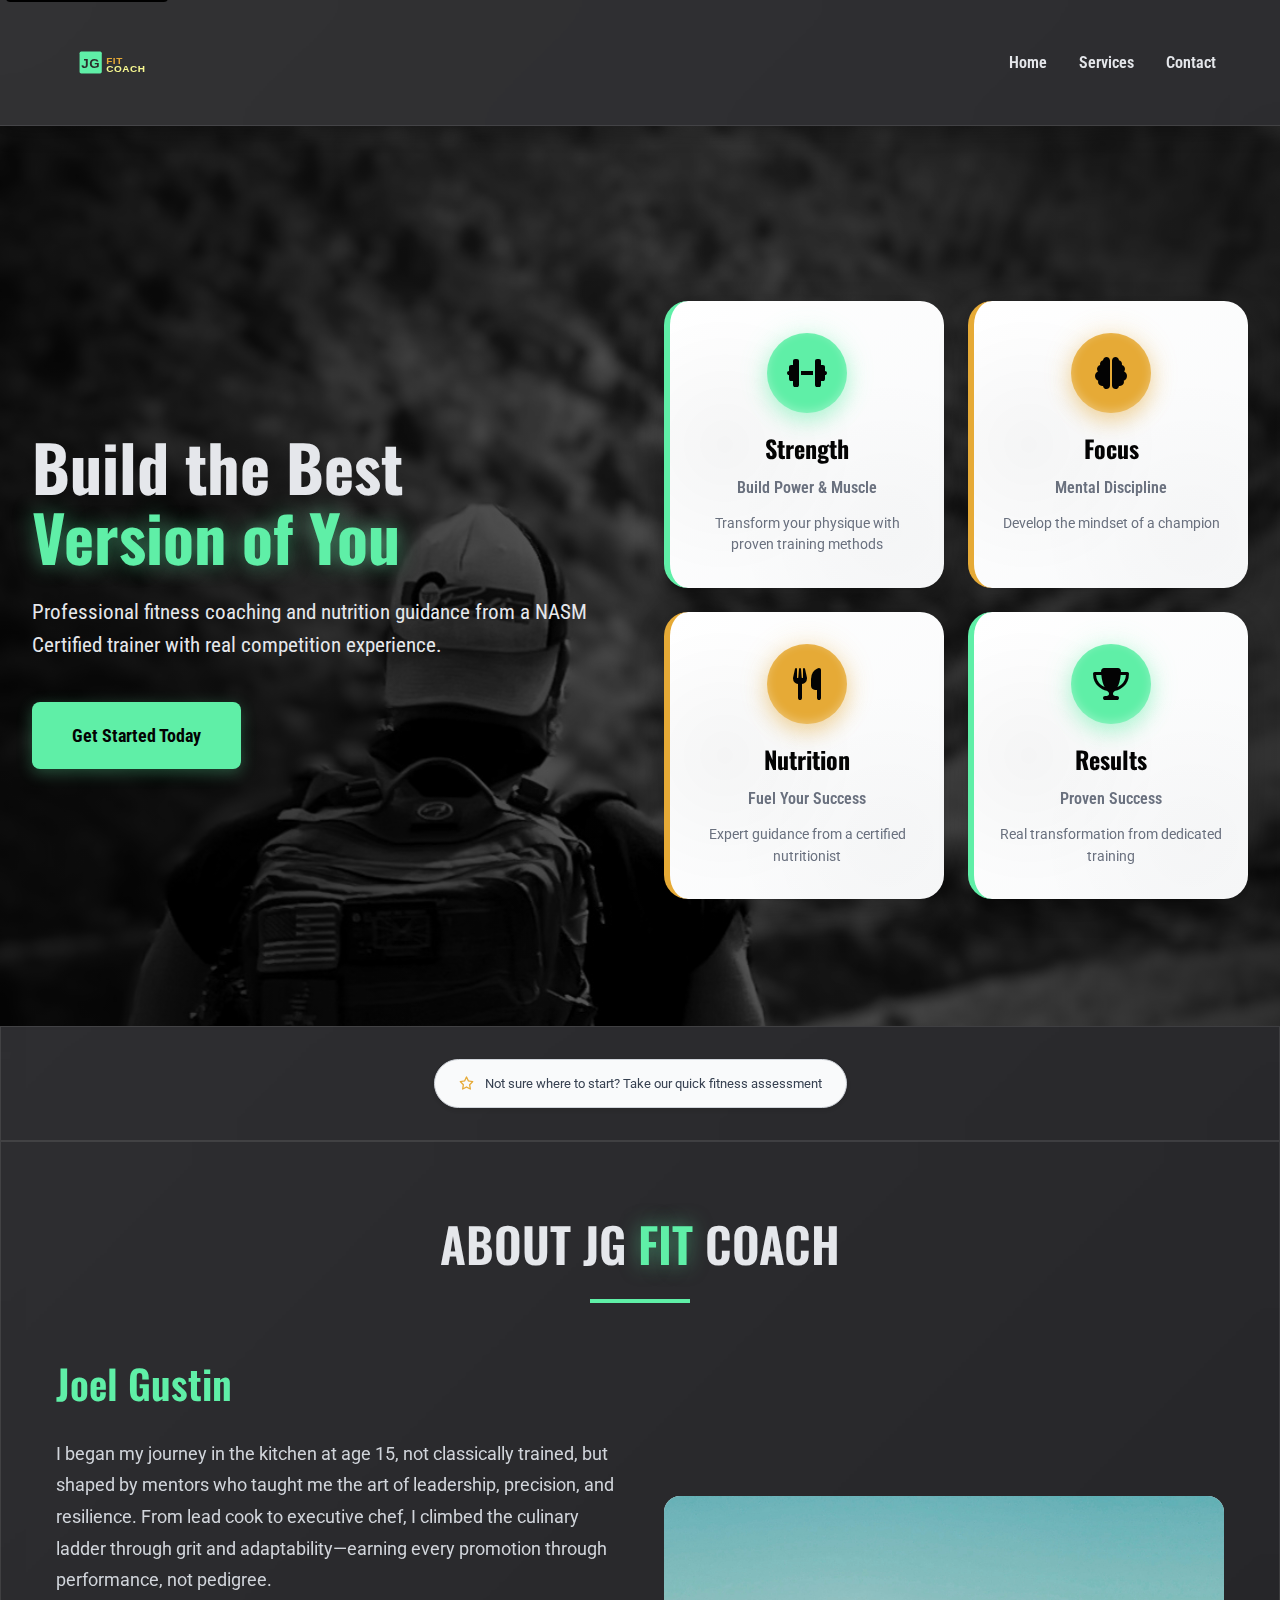
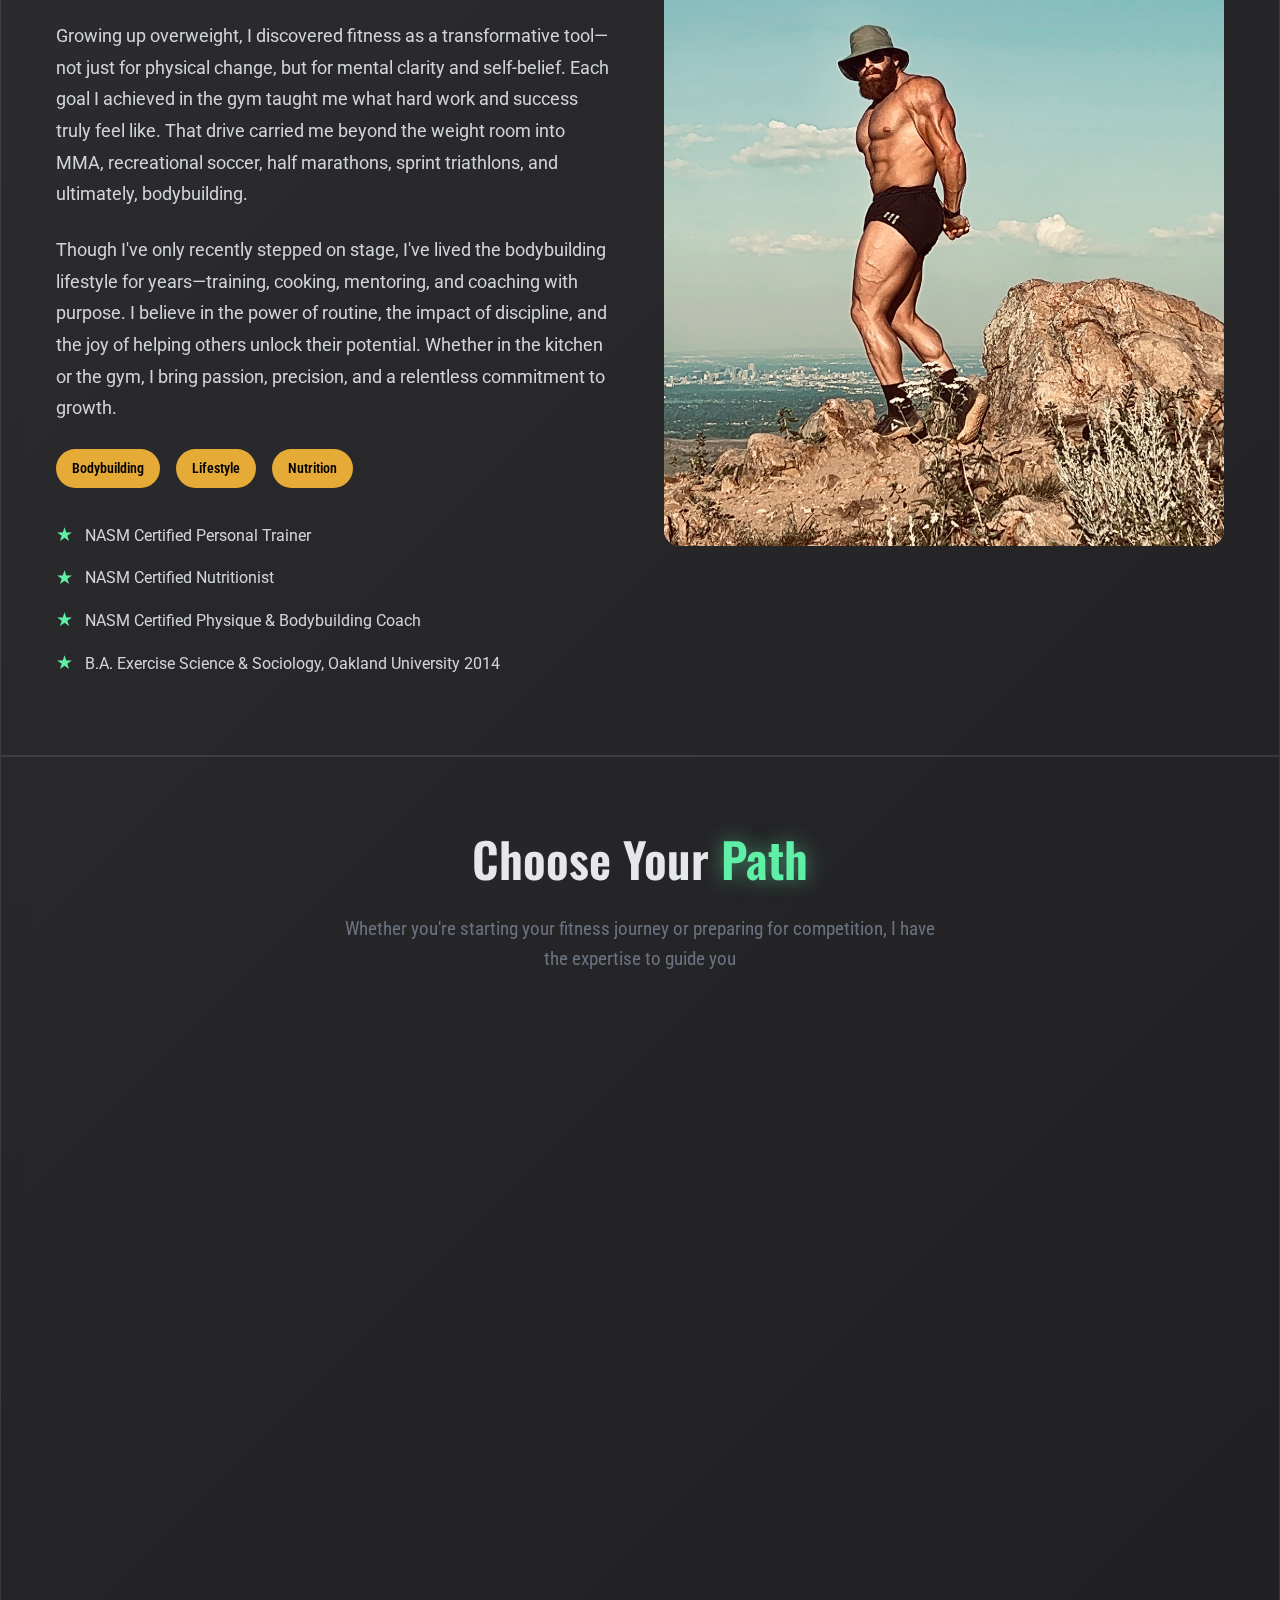
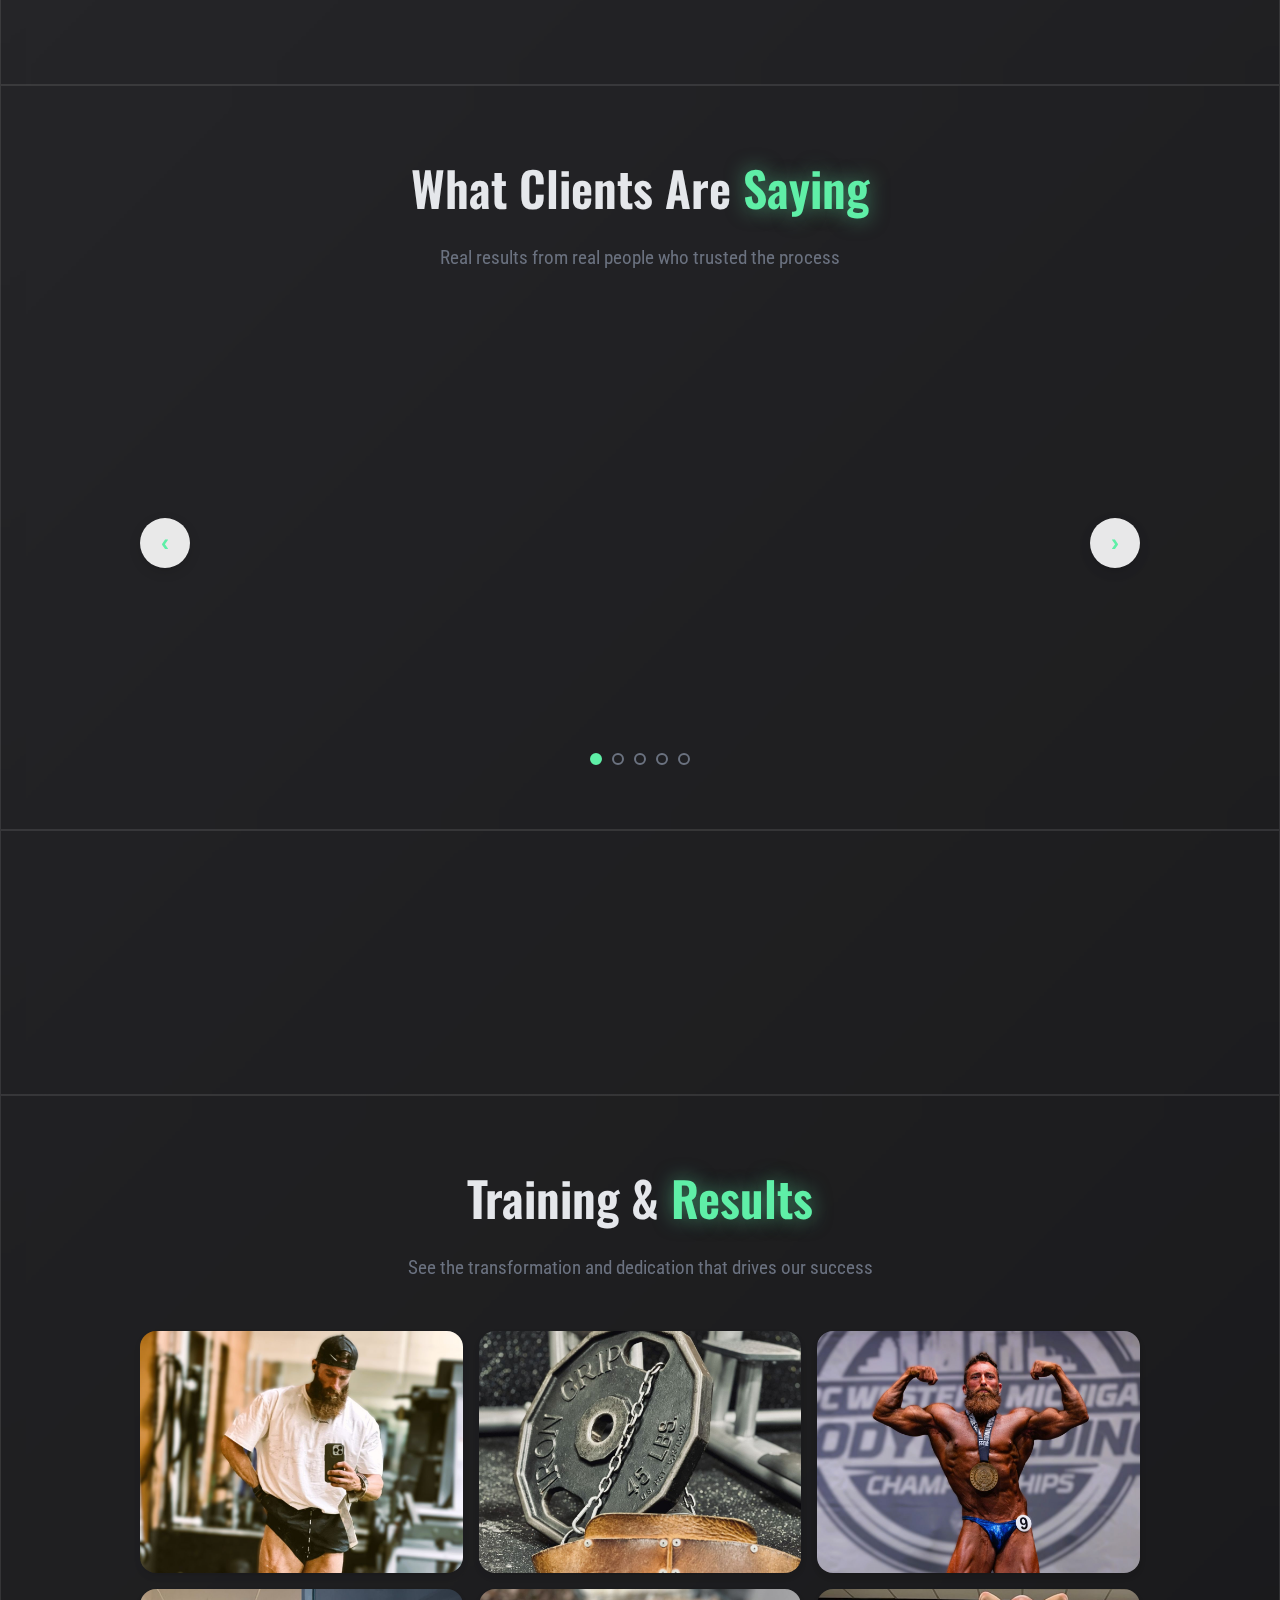
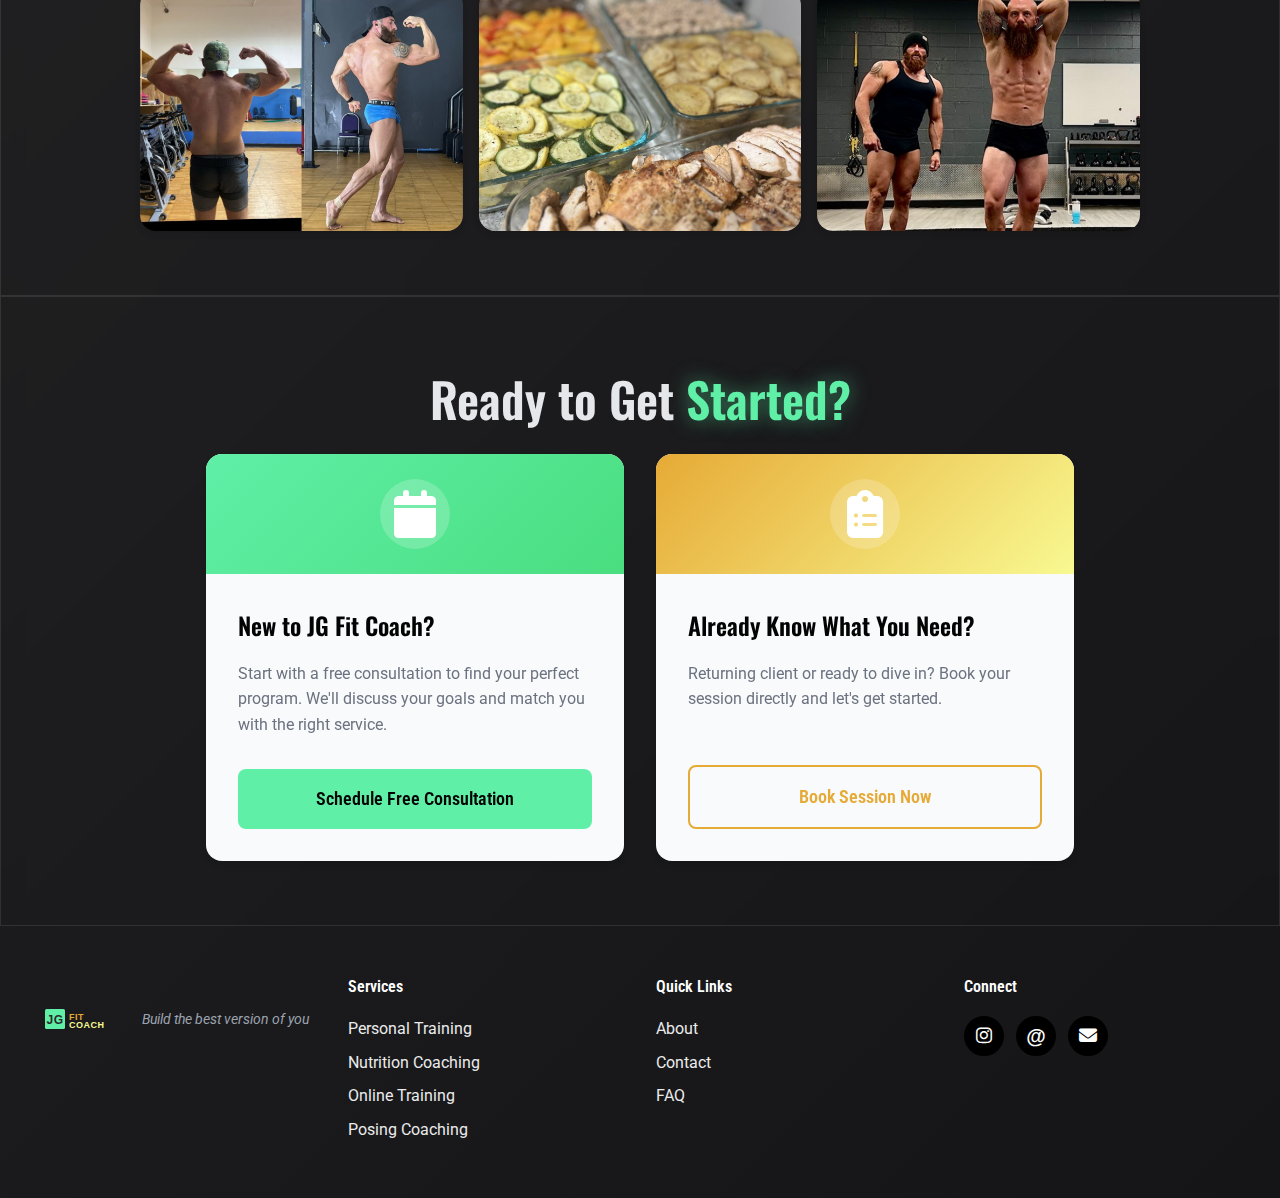
<file: index.html>
<!DOCTYPE html>
<html lang="en">
<head>
    <meta charset="UTF-8">
    <meta name="viewport" content="width=device-width, initial-scale=1.0">
    <title>JG Fit Coach - Build the Best Version of You</title>
    <link href="https://fonts.googleapis.com/css2?family=Oswald:wght@200..700&family=Roboto+Condensed:ital,wght@0,100..900;1,100..900&family=Roboto:ital,wght@0,100;0,300;0,400;0,500;0,700;0,900;1,100;1,300;1,400;1,500;1,700;1,900&display=swap" rel="stylesheet">
    <link rel="stylesheet" href="css/styles.css">
    <link rel="stylesheet" href="https://cdnjs.cloudflare.com/ajax/libs/font-awesome/6.4.0/css/all.min.css">
    <style>
        /* Gallery section styles */
        .gallery-section {
            background: rgba(255, 255, 255, 0.05);
            backdrop-filter: blur(10px);
            border: 1px solid rgba(255, 255, 255, 0.1);
            padding: 4rem 1rem;
        }

        .gallery-grid {
            display: grid;
            grid-template-columns: repeat(auto-fit, minmax(280px, 1fr));
            gap: 1.5rem;
            max-width: 1000px;
            margin: 0 auto;
        }

        .gallery-item {
            position: relative;
            aspect-ratio: 4/3;
            border-radius: 1rem;
            overflow: hidden;
            box-shadow: 0 4px 6px rgba(0,0,0,0.1);
            transition: all 0.3s ease;
            cursor: pointer;
        }

        .gallery-item:hover {
            transform: translateY(-8px);
            box-shadow: 0 12px 25px rgba(0,0,0,0.15);
        }

        .gallery-item img {
            width: 100%;
            height: 100%;
            object-fit: cover;
            transition: transform 0.3s ease;
        }

        .gallery-item:hover img {
            transform: scale(1.05);
        }

        .gallery-overlay {
            position: absolute;
            inset: 0;
            background: linear-gradient(to top, rgba(0,0,0,0.7), transparent);
            opacity: 0;
            transition: opacity 0.3s ease;
            display: flex;
            align-items: flex-end;
            padding: 1.5rem;
        }

        .gallery-item:hover .gallery-overlay {
            opacity: 1;
        }

        .gallery-caption {
            color: white;
            font-family: 'Roboto Condensed', sans-serif;
            font-weight: 600;
            font-size: 1rem;
        }

        .gallery-placeholder {
            width: 100%;
            height: 100%;
            background: #EBEBEC;
            display: flex;
            align-items: center;
            justify-content: center;
            color: var(--gray-medium);
            font-size: 1rem;
            font-family: 'Roboto', sans-serif;
        }

        @media (min-width: 768px) {
            .gallery-grid {
                grid-template-columns: repeat(auto-fit, minmax(250px, 1fr));
                gap: 1rem;
            }
        }

        /* Service Modal Styles */
        .modal-header {
            padding: 2rem 2rem 1rem;
            border-bottom: 1px solid #E5E7EB;
        }

        .modal-service-title {
            font-family: 'Oswald', sans-serif;
            font-size: 1.8rem;
            margin-bottom: 0.5rem;
            color: var(--dark);
        }

        .modal-service-price {
            font-family: 'Roboto Condensed', sans-serif;
            font-weight: bold;
            font-size: 1.3rem;
            margin-bottom: 0.5rem;
        }

        .modal-service-price.lifestyle {
            color: var(--green);
        }

        .modal-service-price.bodybuilding {
            color: var(--orange);
        }

        .modal-service-description {
            color: var(--gray-medium);
            line-height: 1.6;
        }

        .modal-content {
            padding: 2rem;
        }

        .detail-section {
            margin-bottom: 2rem;
        }

        .detail-section h4 {
            font-family: 'Roboto Condensed', sans-serif;
            font-weight: 600;
            color: var(--dark);
            margin-bottom: 1rem;
            font-size: 1.1rem;
        }

        .detail-section p {
            color: var(--gray-medium);
            line-height: 1.6;
            margin-bottom: 1rem;
        }

        .info-grid {
            display: grid;
            grid-template-columns: repeat(auto-fit, minmax(200px, 1fr));
            gap: 1rem;
            margin-bottom: 1.5rem;
        }

        .info-item {
            background: #F9FAFB;
            padding: 1rem;
            border-radius: 0.5rem;
            border-left: 3px solid var(--green);
            color: #1f2937;
        }

        .info-item strong {
            color: var(--dark);
            display: block;
            margin-bottom: 0.25rem;
        }

        .features-list {
            list-style: none;
            margin-bottom: 1.5rem;
        }

        .features-list li {
            padding: 0.4rem 0;
            color: var(--gray-medium);
            line-height: 1.5;
            display: flex;
            align-items: flex-start;
        }

        .features-list li::before {
            content: "✓";
            color: var(--green);
            font-weight: bold;
            margin-right: 0.75rem;
            margin-top: 0.1rem;
            flex-shrink: 0;
        }

        .modal:has(.modal-service-price.bodybuilding) .features-list li::before {
            color: var(--orange);
        }

        .modal:has(.modal-service-price.bodybuilding) .info-item {
            border-left: 3px solid var(--orange);
        }

        .modal-actions {
            display: flex;
            flex-direction: column;
            gap: 0.75rem;
            margin-top: 2rem;
        }

        @media (min-width: 768px) {
            .modal-actions {
                flex-direction: row;
            }
        }

        .action-btn {
            flex: 1;
            padding: 1rem 1.5rem;
            border-radius: 0.5rem;
            font-family: 'Roboto Condensed', sans-serif;
            font-weight: 600;
            text-decoration: none;
            text-align: center;
            transition: all 0.2s;
            border: 2px solid transparent;
            font-size: 1rem;
            display: flex;
            align-items: center;
            justify-content: center;
            line-height: 1rem;
        }

        .action-btn.primary.lifestyle {
            background: var(--green);
            color: var(--dark);
        }

        .action-btn.primary.lifestyle:hover {
            background: #4ade80;
        }

        .action-btn.primary.bodybuilding {
            background: var(--orange);
            color: var(--dark);
        }

        .action-btn.primary.bodybuilding:hover {
            background: #F8F991;
        }

        .action-btn.secondary.lifestyle {
            background: transparent;
            color: var(--green);
            border-color: var(--green);
        }

        .action-btn.secondary.lifestyle:hover {
            background: var(--green);
            color: var(--dark);
        }

        .action-btn.secondary.bodybuilding {
            background: transparent;
            color: var(--orange);
            border-color: var(--orange);
        }

        .action-btn.secondary.bodybuilding:hover {
            background: var(--orange);
            color: var(--dark);
        }

        /* Posing Chooser Styles */
        .posing-option-card {
            background: linear-gradient(135deg, rgba(230, 170, 54, 0.1) 0%, rgba(230, 170, 54, 0.05) 100%);
            padding: 2rem;
            border-radius: 1rem;
            border: 2px solid transparent;
            transition: all 0.3s;
            cursor: pointer;
        }

        .posing-option-card:hover {
            border-color: var(--orange);
            transform: translateY(-4px);
            box-shadow: 0 8px 20px rgba(230, 170, 54, 0.2);
        }

        .posing-icon-wrapper {
            display: flex;
            align-items: center;
            justify-content: center;
            margin-bottom: 1rem;
        }

        .posing-icon {
            width: 60px;
            height: 60px;
            background: var(--orange);
            border-radius: 50%;
            display: flex;
            align-items: center;
            justify-content: center;
            font-size: 1.8rem;
            color: var(--dark);
        }

        .posing-option-title {
            font-family: 'Roboto Condensed', sans-serif;
            font-size: 1.4rem;
            color: var(--dark);
            margin-bottom: 0.5rem;
            font-weight: 600;
            text-align: center;
        }

        .posing-option-price {
            color: var(--orange);
            font-weight: bold;
            font-size: 1.2rem;
            margin-bottom: 0.5rem;
            text-align: center;
        }

        .posing-option-description {
            color: var(--gray-medium);
            font-size: 0.95rem;
            text-align: center;
        }
    </style>
</head>
<body>
    <!-- Header -->
    <header class="header">
        <div class="header-content">
            <div class="logo-section" onclick="location.href='index.html'">
                <div class="logo">
                    <img src="images/jgLogoV6.svg" alt="JG Fit Coach Logo">
                    <span class="logo-fallback">JG</span>
                </div>
            </div>
            
            <nav class="nav">
                <a href="index.html" class="nav-link">Home</a>
                <a href="services.html" class="nav-link">Services</a>
                <a href="contact.html" class="nav-link">Contact</a>
            </nav>
            
            <button class="mobile-menu-toggle" onclick="toggleMobileMenu()" aria-label="Toggle navigation menu">
                <span class="hamburger-line"></span>
                <span class="hamburger-line"></span>
                <span class="hamburger-line"></span>
            </button>
        </div>
    </header>

    <!-- Mobile Menu Overlay -->
    <div id="mobile-menu" class="mobile-menu-overlay hidden">
        <div class="mobile-menu">
            <div class="mobile-menu-header">
                <div class="mobile-menu-logo">
                    <img src="images/jgLogoV6.svg" alt="JG Fit Coach Logo">
                    <span class="mobile-logo-fallback">JG</span>
                </div>
                <button class="mobile-menu-close" onclick="toggleMobileMenu()" aria-label="Close navigation menu">
                    <span>✕</span>
                </button>
            </div>
            <nav class="mobile-nav">
                <a href="index.html" class="mobile-nav-link" onclick="toggleMobileMenu()">Home</a>
                <a href="services.html" class="mobile-nav-link" onclick="toggleMobileMenu()">Services</a>
                <a href="contact.html" class="mobile-nav-link" onclick="toggleMobileMenu()">Contact</a>
            </nav>
            <div class="mobile-menu-footer">
                <div class="mobile-social-links">
                    <a href="https://www.instagram.com/joelg_fitness/?hl=en" target="_blank" class="social-link instagram">
                        <i class="fab fa-instagram"></i>
                    </a>
                    <a href="https://www.threads.com/@joelg_fitness" target="_blank" class="social-link threads">
                        @
                    </a>
                    <a href="mailto:joelg831@gmail.com" class="social-link email">
                        <i class="fas fa-envelope"></i>
                    </a>
                </div>
                <p class="mobile-tagline">Build the best version of you</p>
            </div>
        </div>
    </div>

    <!-- Clean Hero Section -->
    <section class="hero">
        <div class="hero-background">
            <img src="images/hero/hero2.jpg" alt="JG Fit Coach Training">
        </div>
        <div class="hero-overlay"></div>

        <div class="hero-content">
            <div class="hero-grid">
                <!-- Left Side - Brand & Message -->
                <div class="hero-left">
                    <h1 class="hero-title">
                        Build the Best<br>
                        <span class="highlight-green">Version of You</span>
                    </h1>
                    
                    <p class="hero-subtitle">
                        Professional fitness coaching and nutrition guidance from a NASM Certified trainer with real competition experience.
                    </p>
                    
                    <a href="contact.html" class="hero-cta">Get Started Today</a>
                </div>

                <!-- Right Side - Value Cards -->
                <div class="hero-cards">
                    <div class="value-card green">
                        <div class="card-icon">
                            <i class="fa-solid fa-dumbbell"></i>
                        </div>
                        <h3 class="card-title">Strength</h3>
                        <p class="card-subtitle">Build Power & Muscle</p>
                        <p class="card-description">Transform your physique with proven training methods</p>
                    </div>

                    <div class="value-card orange">
                        <div class="card-icon">
                            <i class="fa-solid fa-brain"></i>
                        </div>
                        <h3 class="card-title">Focus</h3>
                        <p class="card-subtitle">Mental Discipline</p>
                        <p class="card-description">Develop the mindset of a champion</p>
                    </div>

                    <div class="value-card orange">
                        <div class="card-icon">
                            <i class="fa-solid fa-utensils"></i>
                        </div>
                        <h3 class="card-title">Nutrition</h3>
                        <p class="card-subtitle">Fuel Your Success</p>
                        <p class="card-description">Expert guidance from a certified nutritionist</p>
                    </div>

                    <div class="value-card green">
                        <div class="card-icon">
                            <i class="fa-solid fa-trophy"></i>
                        </div>
                        <h3 class="card-title">Results</h3>
                        <p class="card-subtitle">Proven Success</p>
                        <p class="card-description">Real transformation from dedicated training</p>
                    </div>
                </div>
            </div>
        </div>
    </section>

    <!-- Quiz CTA -->
    <div class="section" style="padding: 2rem 1rem; text-align: center; background: rgba(255, 255, 255, 0.05); backdrop-filter: blur(10px); border: 1px solid rgba(255, 255, 255, 0.1);">
        <button onclick="startQuiz()" class="quiz-cta">
            <span style="color: #E6AA36; margin-right: 0.5rem;"><i class="fa-regular fa-star"></i></span>
            <span style="color: #374151;">Not sure where to start? Take our quick fitness assessment</span>
        </button>
    </div>

    <!-- About Section -->
    <section class="section about-section">
        <div class="container">
            <h2 class="section-title">ABOUT JG <span class="highlight-green">FIT</span> COACH</h2>
            <div class="divider"></div>
            
            <div class="about-content">
                <div class="about-text">
                    <h3>Joel Gustin</h3>
                    <p>I began my journey in the kitchen at age 15, not classically trained, but shaped by mentors who taught me the art of leadership, precision, and resilience. From lead cook to executive chef, I climbed the culinary ladder through grit and adaptability—earning every promotion through performance, not pedigree.</p>

                    <p>Growing up overweight, I discovered fitness as a transformative tool—not just for physical change, but for mental clarity and self-belief. Each goal I achieved in the gym taught me what hard work and success truly feel like. That drive carried me beyond the weight room into MMA, recreational soccer, half marathons, sprint triathlons, and ultimately, bodybuilding.</p>

                    <p>Though I've only recently stepped on stage, I've lived the bodybuilding lifestyle for years—training, cooking, mentoring, and coaching with purpose. I believe in the power of routine, the impact of discipline, and the joy of helping others unlock their potential. Whether in the kitchen or the gym, I bring passion, precision, and a relentless commitment to growth.</p>

                    <div class="credentials">
                        <span class="credential-tag">Bodybuilding</span>
                        <span class="credential-tag">Lifestyle</span>
                        <span class="credential-tag">Nutrition</span>
                    </div>

                    <ul class="qualifications">
                        <li>NASM Certified Personal Trainer</li>
                        <li>NASM Certified Nutritionist</li>
                        <li>NASM Certified Physique & Bodybuilding Coach</li>
                        <li>B.A. Exercise Science & Sociology, Oakland University 2014</li>
                    </ul>
                </div>
                <div class="about-image">
                    <img src="images/jgAbout.JPEG" alt="Joel Gustin - Personal Trainer" onerror="this.parentElement.innerHTML='<div class=placeholder>Joel\'s Professional Photo</div>'">
                </div>
            </div>
        </div>
    </section>

   <!-- Services Section -->
<section class="section" style="background: rgba(255, 255, 255, 0.05); backdrop-filter: blur(10px); border: 1px solid rgba(255, 255, 255, 0.1);">
        <div class="container">
            <h2 class="section-title">Choose Your <span class="highlight-green">Path</span></h2>
            <p class="section-subtitle">Whether you're starting your fitness journey or preparing for competition, I have the expertise to guide you</p>
            
            <div class="cards-grid">
                <div class="card" onclick="location.href='services.html?filter=lifestyle'">
                    <div class="card-image">
                        <i class="fa-solid fa-heart"></i>
                    </div>
                    <div class="card-content">
                        <h3 class="card-title">Lifestyle Fitness</h3>
                        <p class="card-description">Build healthy habits, improve your wellness, and create a sustainable fitness routine that fits your life.</p>
                        <ul class="card-features">
                            <li>Weight management & general fitness</li>
                            <li>Flexible training schedules</li>
                            <li>Nutrition guidance for daily life</li>
                            <li>Stress management & wellness</li>
                        </ul>
                        <button class="card-button green">Start Your Wellness Journey</button>
                    </div>
                </div>

                <div class="card" onclick="location.href='services.html?filter=bodybuilding'">
                    <div class="card-image bodybuilding">
                        <i class="fa-solid fa-dumbbell"></i>
                    </div>
                    <div class="card-content">
                        <h3 class="card-title">Competitive Bodybuilding</h3>
                        <p class="card-description">Elite training, competition prep, and the mindset needed to dominate on stage and in life.</p>
                        <ul class="card-features">
                            <li>Competition preparation</li>
                            <li>Advanced training protocols</li>
                            <li>Precision nutrition & cutting</li>
                            <li>Posing & stage presence</li>
                        </ul>
                        <button class="card-button orange">Unleash Your Potential</button>
                    </div>
                </div>
            </div>
        </div>
    </section>

    <!-- Testimonials -->
    <section class="section testimonials">
        <div class="container">
            <h2 class="section-title">What Clients Are <span class="highlight-green">Saying</span></h2>
            <p class="section-subtitle">Real results from real people who trusted the process</p>
            
            <div class="testimonials-carousel">
                <div class="testimonials-container">
                    <div class="testimonial-slide active">
                        <div class="testimonial">
                            <div class="testimonial-header">
                                <div class="testimonial-photo">
                                    <img src="images/brandonThurstonHomePage.jpg" alt="Brandon Thurston" onerror="this.style.display='none'; this.nextElementSibling.style.display='flex';">
                                    <div class="testimonial-placeholder" style="display: none;">BT</div>
                                </div>
                                <div class="testimonial-info">
                                    <h4>Brandon Thurston</h4>
                                    <p>Bodybuilding Athlete</p>
                                </div>
                            </div>
                            <blockquote class="testimonial-quote">
                                "Working with Joel was the best decision I ever made as a competitive Bodybuilder. I always felt that posing was my weak point on the stage. Joel was kind and encouraging and helped me believe that I could improve greatly. I truly believe that my time with Joel changed the trajectory of my competitive career."
                            </blockquote>
                            <div class="stars">
                                <span class="star">★</span>
                                <span class="star">★</span>
                                <span class="star">★</span>
                                <span class="star">★</span>
                                <span class="star">★</span>
                            </div>
                        </div>
                    </div>

                    <div class="testimonial-slide">
                        <div class="testimonial">
                            <div class="testimonial-header">
                                <div class="testimonial-photo">
                                    <img src="images/kyleKhomePage.png" alt="Kyle Krukowski" onerror="this.style.display='none'; this.nextElementSibling.style.display='flex';">
                                    <div class="testimonial-placeholder" style="display: none;">KK</div>
                                </div>
                                <div class="testimonial-info">
                                    <h4>Kyle Krukowski</h4>
                                    <p>Lifestyle Athlete</p>
                                </div>
                            </div>
                            <blockquote class="testimonial-quote">
                                "I started training with Joel about 15 weeks ago, and it's honestly been a game-changer. I've already gained over 9 pounds of muscle and feel stronger than ever. What makes Joel stand out is the personal touch he brings. He's always there to answer questions, super motivating, and truly cares about his clients' success."
                            </blockquote>
                            <div class="stars">
                                <span class="star">★</span>
                                <span class="star">★</span>
                                <span class="star">★</span>
                                <span class="star">★</span>
                                <span class="star">★</span>
                            </div>
                        </div>
                    </div>

                    <div class="testimonial-slide">
                        <div class="testimonial">
                            <div class="testimonial-header">
                                <div class="testimonial-photo">
                                    <img src="images/brendonMhomePage.png" alt="Brendon" onerror="this.style.display='none'; this.nextElementSibling.style.display='flex';">
                                    <div class="testimonial-placeholder" style="display: none;">BR</div>
                                </div>
                                <div class="testimonial-info">
                                    <h4>Brendon Kornacki</h4>
                                    <p>Lifestyle Athlete</p>
                                </div>
                            </div>
                            <blockquote class="testimonial-quote">
                                "The help I received from Joel felt like the final push forward I needed to reach my goals. He makes everything seem manageable and less overwhelming than taking it on alone. The organization, motivation and overall kindness he showed helped push me every week and I ended up losing 16 pounds in 2 months thanks to his coaching."
                            </blockquote>
                            <div class="stars">
                                <span class="star">★</span>
                                <span class="star">★</span>
                                <span class="star">★</span>
                                <span class="star">★</span>
                                <span class="star">★</span>
                            </div>
                        </div>
                    </div>

                    <div class="testimonial-slide">
                        <div class="testimonial">
                            <div class="testimonial-header">
                                <div class="testimonial-photo">
                                    <img src="images/josephShomePage.png" alt="Joseph Saggs" onerror="this.style.display='none'; this.nextElementSibling.style.display='flex';">
                                    <div class="testimonial-placeholder" style="display: none;">JS</div>
                                </div>
                                <div class="testimonial-info">
                                    <h4>Joseph Saggs</h4>
                                    <p>Bodybuilding Competitor</p>
                                </div>
                            </div>
                            <blockquote class="testimonial-quote">
                                "I was referred to Joel by a top level IFBB PRO and my overall experience with Joel has been astounding. Not only has he improved all of my fundamental posing, but has also instilled a higher level of confidence in me. Joel is very knowledgeable and dedicated in making sure his athletes understand why changes are needed."
                            </blockquote>
                            <div class="stars">
                                <span class="star">★</span>
                                <span class="star">★</span>
                                <span class="star">★</span>
                                <span class="star">★</span>
                                <span class="star">★</span>
                            </div>
                        </div>
                    </div>

                    <div class="testimonial-slide">
                        <div class="testimonial">
                            <div class="testimonial-header">
                                <div class="testimonial-photo">
                                    <img src="images/brentShomePage.png" alt="Brent" onerror="this.style.display='none'; this.nextElementSibling.style.display='flex';">
                                    <div class="testimonial-placeholder" style="display: none;">BS</div>
                                </div>
                                <div class="testimonial-info">
                                    <h4>Brent</h4>
                                    <p>Bodybuilding Competitor</p>
                                </div>
                            </div>
                            <blockquote class="testimonial-quote">
                                "I want to give a huge thank you to Joel for the time, effort, and knowledge he poured into me during my prep. Posing has always been my biggest struggle, but in a short amount of time he helped turn it into a strength. He not only put together a great routine for me, but was also right there backstage helping me get prepared to walk out."
                            </blockquote>
                            <div class="stars">
                                <span class="star">★</span>
                                <span class="star">★</span>
                                <span class="star">★</span>
                                <span class="star">★</span>
                                <span class="star">★</span>
                            </div>
                        </div>
                    </div>
                </div>

                <button class="testimonials-nav prev" aria-label="Previous testimonial">
                    <span>‹</span>
                </button>
                <button class="testimonials-nav next" aria-label="Next testimonial">
                    <span>›</span>
                </button>

                <div class="testimonials-indicators">
                    <button class="testimonial-indicator active" data-slide="0" aria-label="Testimonial 1"></button>
                    <button class="testimonial-indicator" data-slide="1" aria-label="Testimonial 2"></button>
                    <button class="testimonial-indicator" data-slide="2" aria-label="Testimonial 3"></button>
                    <button class="testimonial-indicator" data-slide="3" aria-label="Testimonial 4"></button>
                    <button class="testimonial-indicator" data-slide="4" aria-label="Testimonial 5"></button>
                </div>
            </div>
        </div>
    </section>

    <!-- Stats -->
    <section class="section stats">
        <div class="container">
            <div class="stats-grid">
                <div class="stat">
                    <div class="stat-number">30+</div>
                    <div class="stat-label">Happy Clients</div>
                </div>
                <div class="stat">
                    <div class="stat-number">300+</div>
                    <div class="stat-label">Pounds Lost</div>
                </div>
                <div class="stat">
                    <div class="stat-number">15+</div>
                    <div class="stat-label">Competition Qualifications</div>
                </div>
                <div class="stat">
                    <div class="stat-number">4+</div>
                    <div class="stat-label">Years Experience</div>
                </div>
            </div>
        </div>
    </section>

    <!-- Gallery Section -->
    <section class="gallery-section">
        <div class="container">
            <h2 class="section-title">Training & <span class="highlight-green">Results</span></h2>
            <p class="section-subtitle">See the transformation and dedication that drives our success</p>
            
            <div class="gallery-grid">
                <div class="gallery-item" onclick="openServiceModal('lifestyle-coaching')">
                    <img src="images/galleryTraining.jpg" alt="Online Lifestyle Coaching" onerror="this.parentElement.innerHTML='<div class=gallery-placeholder>Training Session Photo</div>'">
                    <div class="gallery-overlay">
                        <div class="gallery-caption">Online Lifestyle Coaching</div>
                    </div>
                </div>

                <div class="gallery-item" onclick="openServiceModal('in-person-training')">
                    <img src="images/galleryGear.jpg" alt="In-Person Training" onerror="this.parentElement.innerHTML='<div class=gallery-placeholder>Group Training Session</div>'">
                    <div class="gallery-overlay">
                        <div class="gallery-caption">In-Person Training</div>
                    </div>
                </div>

                <div class="gallery-item" onclick="openServiceModal('bodybuilding-coaching')">
                    <img src="images/galleryChampAwards.jpg" alt="Bodybuilding Coaching" onerror="this.parentElement.innerHTML='<div class=gallery-placeholder>Competition Pose</div>'">
                    <div class="gallery-overlay">
                        <div class="gallery-caption">Bodybuilding Coaching</div>
                    </div>
                </div>

                <div class="gallery-item" onclick="openServiceModal('lifestyle-coaching')">
                    <img src="images/gallerySuccessStory.JPG" alt="Client Transformation" onerror="this.parentElement.innerHTML='<div class=gallery-placeholder>Client Success Story</div>'">
                    <div class="gallery-overlay">
                        <div class="gallery-caption">Lifestyle Transformation</div>
                    </div>
                </div>

                <div class="gallery-item" onclick="openServiceModal('personal-chef-services')">
                    <img src="images/galleryMealPrep.jpg" alt="Personal Chef Services" onerror="this.parentElement.innerHTML='<div class=gallery-placeholder>Nutrition Consultation</div>'">
                    <div class="gallery-overlay">
                        <div class="gallery-caption">Personal Chef Services</div>
                    </div>
                </div>

                <div class="gallery-item" onclick="openPosingChooser()">
                    <img src="images/gallerySupport.jpg" alt="Posing Coaching" onerror="this.parentElement.innerHTML='<div class=gallery-placeholder>Backstage Support</div>'">
                    <div class="gallery-overlay">
                        <div class="gallery-caption">Posing Coaching</div>
                    </div>
                </div>
            </div>
        </div>
    </section>

    <!-- Quick Actions -->
    <section class="cta-section">
        <div class="container" style="max-width: 900px;">
            <h2 class="section-title">Ready to Get <span class="highlight-green">Started?</span></h2>
            
            <div class="cta-cards">
                <div class="cta-card">
                    <div class="cta-icon" style="background: linear-gradient(135deg, var(--green), #4ade80);">
                        <i class="fa-solid fa-calendar"></i>
                    </div>
                    <div class="cta-card-content">
                        <h3>New to JG Fit Coach?</h3>
                        <p>Start with a free consultation to find your perfect program. We'll discuss your goals and match you with the right service.</p>
                        <a href="https://calendly.com/jgfitcoach" target="_blank" class="cta-button green">Schedule Free Consultation</a>
                    </div>
                </div>

                <div class="cta-card">
                    <div class="cta-icon" style="background: linear-gradient(135deg, var(--orange), #F8F991);">
                        <i class="fa-solid fa-clipboard-list"></i>
                    </div>
                    <div class="cta-card-content">
                        <h3>Already Know What You Need?</h3>
                        <p>Returning client or ready to dive in? Book your session directly and let's get started.</p>
                        <a href="https://calendly.com/jgfitcoach" target="_blank" class="cta-button orange-outline">Book Session Now</a>
                    </div>
                </div>
            </div>
        </div>
    </section>

    <!-- Footer -->
    <footer class="footer">
        <div class="footer-content">
            <div class="footer-section">
                <div style="display: flex; align-items: center; margin-bottom: 1rem;">
                    <div class="footer-logo">
                        <img src="images/jgLogoV6.svg" alt="JG Fit Coach Logo">
                        <span class="footer-logo-fallback">JG</span>
                    </div>
                    <div style="color: #9CA3AF; font-style: italic; font-size: 0.9rem;">
                        Build the best version of you
                    </div>
                </div>
            </div>
            
            <div class="footer-section">
                <h4>Services</h4>
                <ul class="footer-links">
                    <li><a href="services.html">Personal Training</a></li>
                    <li><a href="services.html">Nutrition Coaching</a></li>
                    <li><a href="services.html">Online Training</a></li>
                    <li><a href="services.html">Posing Coaching</a></li>
                </ul>
            </div>
            
            <div class="footer-section">
                <h4>Quick Links</h4>
                <ul class="footer-links">
                    <li><a href="index.html">About</a></li>
                    <li><a href="contact.html">Contact</a></li>
                    <li><a href="faq.html">FAQ</a></li>
                </ul>
            </div>
            
            <div class="footer-section">
                <h4>Connect</h4>
                <div class="social-links">
                    <a href="https://www.instagram.com/joelg_fitness/?hl=en" target="_blank" class="social-link instagram">
                        <i class="fab fa-instagram"></i>
                    </a>
                    <a href="https://www.threads.com/@joelg_fitness" target="_blank" class="social-link threads">
                        @
                    </a>
                    <a href="mailto:joelg831@gmail.com" class="social-link email">
                        <i class="fas fa-envelope"></i>
                    </a>
                </div>
            </div>
        </div>
    </footer>

    <!-- Quiz Modal -->
    <div id="quiz-modal" class="modal-overlay hidden">
        <div class="modal">
            <button class="modal-close" onclick="closeQuiz()">✕</button>
            
            <div id="quiz-content">
                <div style="margin-bottom: 1.5rem;">
                    <div style="display: flex; justify-content: space-between; align-items: center; margin-bottom: 1rem;">
                        <h3 style="font-family: 'Oswald', sans-serif; font-size: 1.3rem;">Fitness Assessment</h3>
                        <span id="quiz-progress" style="color: #6B7280; font-size: 0.9rem;">1 of 4</span>
                    </div>
                    <div class="progress-bar">
                        <div id="progress-fill" class="progress-fill" style="width: 25%"></div>
                    </div>
                </div>

                <div id="quiz-question" class="quiz-question">What's your primary fitness goal?</div>
                
                <div id="quiz-options" class="quiz-options">
                    <button class="quiz-option" onclick="answerQuestion(0)">Improve general health and wellness</button>
                    <button class="quiz-option" onclick="answerQuestion(1)">Build muscle and physique</button>
                    <button class="quiz-option" onclick="answerQuestion(2)">Compete in bodybuilding</button>
                    <button class="quiz-option" onclick="answerQuestion(3)">Get personalized training</button>
                </div>
            </div>

            <div id="quiz-result" class="hidden" style="text-align: center;">
                <div id="result-icon" style="width: 64px; height: 64px; border-radius: 50%; margin: 0 auto 1.5rem; display: flex; align-items: center; justify-content: center; color: white; font-size: 2rem;"></div>
                <h3 id="result-title" style="font-family: 'Oswald', sans-serif; font-size: 1.5rem; margin-bottom: 1rem;"></h3>
                <p id="result-description" style="color: #6B7280; margin-bottom: 2rem;"></p>
                <div style="display: flex; flex-direction: column; gap: 0.75rem;">
                    <button id="view-services" class="cta-button" onclick="window.location.href='services.html'">View Recommended Services</button>
                    <button class="cta-button" onclick="window.location.href='https://calendly.com/jgfitcoach'" style="background: transparent; border: 2px solid #5FEFA7; color: #5FEFA7;">Quick Schedule Consultation</button>
                </div>
            </div>
        </div>
    </div>

    <!-- Service Detail Modal -->
    <div id="service-modal" class="modal-overlay hidden">
        <div class="modal">
            <button class="modal-close" onclick="closeServiceModal()">✕</button>
            
            <div class="modal-scrollable">
                <div class="modal-header">
                    <h2 id="modal-title" class="modal-service-title"></h2>
                    <div id="modal-price" class="modal-service-price"></div>
                    <p id="modal-description" class="modal-service-description"></p>
                </div>
                
                <div class="modal-content">
                    <div id="modal-info" class="detail-section">
                        <h4>Service Information</h4>
                        <div class="info-grid" id="info-grid"></div>
                    </div>
                    
                    <div id="modal-included" class="detail-section">
                        <h4>What's Included</h4>
                        <ul class="features-list" id="features-list"></ul>
                    </div>
                    
                    <div id="modal-ideal" class="detail-section">
                        <h4>Ideal For</h4>
                        <p id="ideal-text"></p>
                    </div>
                    
                    <div class="modal-actions">
                        <a href="contact.html" id="primary-btn" class="action-btn primary">Book This Service</a>
                        <a href="contact.html" id="secondary-btn" class="action-btn secondary">Schedule Free Consultation</a>
                    </div>
                </div>
            </div>
        </div>
    </div>

    <!-- Posing Chooser Modal -->
    <div id="posing-chooser-modal" class="modal-overlay hidden">
        <div class="modal" style="max-width: 600px;">
            <button class="modal-close" onclick="closePosingChooser()">✕</button>
            
            <div style="padding: 2rem; text-align: center;">
                <h2 style="font-family: 'Oswald', sans-serif; font-size: 2rem; margin-bottom: 1rem; color: var(--dark);">
                    Choose Your <span style="color: var(--orange);">Posing Service</span>
                </h2>
                <p style="color: var(--gray-medium); margin-bottom: 2rem; line-height: 1.6;">
                    Select the format that works best for you
                </p>
                
                <div style="display: grid; gap: 1.5rem; margin-bottom: 2rem;">
                    <!-- Virtual Posing Option -->
                    <div class="posing-option-card" onclick="selectPosingService('virtual-posing')">
                        <div class="posing-icon-wrapper">
                            <div class="posing-icon">
                                <i class="fa-solid fa-video"></i>
                            </div>
                        </div>
                        <h3 class="posing-option-title">Online Posing Coaching</h3>
                        <p class="posing-option-price">$45/session</p>
                        <p class="posing-option-description">50-minute virtual sessions with real-time feedback</p>
                    </div>
                    
                    <!-- In-Person Posing Option -->
                    <div class="posing-option-card" onclick="selectPosingService('in-person-posing')">
                        <div class="posing-icon-wrapper">
                            <div class="posing-icon">
                                <i class="fa-solid fa-camera-retro"></i>
                            </div>
                        </div>
                        <h3 class="posing-option-title">In-Person Posing Coaching</h3>
                        <p class="posing-option-price">$50/session</p>
                        <p class="posing-option-description">1-hour in-person sessions (Denver Metro Area)</p>
                    </div>
                </div>
            </div>
        </div>
    </div>

    <script src="js/main.js"></script>
    <script src="js/quiz.js"></script>
    <script>
        // Mobile menu functionality
        function toggleMobileMenu() {
            const mobileMenu = document.getElementById('mobile-menu');
            const menuToggle = document.querySelector('.mobile-menu-toggle');
            
            if (mobileMenu.classList.contains('hidden')) {
                mobileMenu.classList.remove('hidden');
                menuToggle.classList.add('active');
                document.body.style.overflow = 'hidden';
            } else {
                mobileMenu.classList.add('hidden');
                menuToggle.classList.remove('active');
                document.body.style.overflow = '';
            }
        }

        document.getElementById('mobile-menu').addEventListener('click', (e) => {
            if (e.target.classList.contains('mobile-menu-overlay')) {
                toggleMobileMenu();
            }
        });

        document.addEventListener('keydown', (e) => {
            if (e.key === 'Escape') {
                const mobileMenu = document.getElementById('mobile-menu');
                if (!mobileMenu.classList.contains('hidden')) {
                    toggleMobileMenu();
                }
                closeServiceModal();
                closePosingChooser();
            }
        });

        // Service data
        const serviceData = {
            'lifestyle-coaching': {
                title: 'Online Lifestyle Fitness Coaching',
                price: '$200/month',
                description: 'Subscription-based online coaching program delivering personalized nutrition & fitness guidance through weekly check-ins and continuous support.',
                category: 'lifestyle',
                info: [
                    { label: 'Duration', value: 'Until Cancellation (requires 30 day notice)' },
                    { label: 'Format', value: 'Virtual Remote' }
                ],
                features: [
                    'Weekly Check-ins structured to monitor progress',
                    'Personalized Nutrition Programming with tailored meal plans',
                    'Customized Training Plan designed for your fitness level',
                    'Exclusive Messaging Support via email and text',
                    'Ongoing Weekly Adjustments based on your progress'
                ],
                ideal: 'Any individual wanting to increase performance, improve their health, recovery and nutrition habits with the mindset of optimizing longevity and seeking detailed guidance from a Certified Coach.'
            },
            'in-person-training': {
                title: 'In Person (1-on-1) Training',
                price: '$99/hour',
                description: 'Certified Personal Training delivered to the convenience of your home or local gym with personalized programming, expert guidance, and hands-on coaching.',
                category: 'lifestyle',
                info: [
                    { label: 'Duration', value: '1 hour sessions' },
                    { label: 'Format', value: 'In Person Only (Denver Metro Area)' }
                ],
                features: [
                    'Personalized Assessment & Program Design',
                    'Mobility and Functional Training',
                    'Equipment-Flexible Workout Design',
                    'On-Location Training Sessions',
                    'Progress Monitoring & Adjustments',
                    'NASM Certified Nutrition Coaching'
                ],
                ideal: 'A busy professional, parent, or athlete seeking personalized training that fits their schedule and location. Perfect for those who value expertise and appreciate the convenience of customized workouts.'
            },
            'personal-chef-services': {
                title: 'Personal Chef Services',
                price: 'Varies by order',
                description: 'Healthy, flavorful, physique-friendly meals—chef-prepped and dropped at your doorstep.',
                category: 'lifestyle',
                info: [
                    { label: 'Duration', value: 'Weekly Menu Updates, Order by Friday - Delivered Monday' },
                    { label: 'Format', value: 'Denver Metro Area Only' },
                    { label: 'Pricing', value: '2.25x grocery cost + $0.67/mile' }
                ],
                features: [
                    'Fully customized meals based on your goals (cutting, bulking, maintenance)',
                    'Flavor-forward recipes designed by a former Executive Chef & Certified Nutritionist', 
                    'Flexible options: single-day prep or weekly packages',
                    'Transparent pricing and premium ingredient sourcing',
                    'Vacuum sealed, ready-to-heat meals delivered to your door',
                    'Professional food safety standards and allergen awareness',
                    'High-quality, locally sourced ingredients'
                ],
                ideal: 'Busy professionals, physique athletes, and health-conscious individuals who value convenience without compromising nutrition or flavor. Perfect for those who want chef-crafted, macro-aligned meals tailored to their goals and delivered fresh to their door.'
            },
            'bodybuilding-coaching': {
                title: 'Online Bodybuilding Athlete Training',
                price: '$300/month',
                description: 'Bodybuilding and Physique Coaching including Nutrition Programming, Training + Posing for serious competitors and physique enthusiasts.',
                category: 'bodybuilding',
                info: [
                    { label: 'Duration', value: '6 months minimum' },
                    { label: 'Format', value: 'Virtual only' }
                ],
                features: [
                    'Weekly check-ins with personalized video response',
                    'Nutrition Programming based on competition goals',
                    'Periodized Training Plan focused on progressive overload',
                    'Video Exercise Reviews with detailed feedback',
                    'Routine design for stage presentation',
                    'Bloodwork Analysis for optimal performance',
                    'Supplement Guidance and contest prep strategies',
                    'Ongoing Progress Monitoring and support'
                ],
                ideal: 'Any individual pursuing physique enhancement or competition prep, committed to structured training, disciplined nutrition, and continuous improvement. Perfect for both beginners and experienced athletes.'
            },
            'virtual-posing': {
                title: 'Online Bodybuilding Posing',
                price: '$45/session',
                description: 'Physique and Bodybuilding Posing including mandatory poses + routine design to perfect your stage presentation.',
                category: 'bodybuilding',
                info: [
                    { label: 'Duration', value: '50 min sessions' },
                    { label: 'Format', value: 'Virtual only' }
                ],
                features: [
                    'Mandatory Pose Breakdown with detailed instruction',
                    'Smooth, confident transitions between poses',
                    'Routine Design & Choreography personalized to your physique',
                    'Real-time video conferencing for detailed feedback'
                ],
                ideal: 'Competitive bodybuilder or classic physique athlete seeking to refine mandatory poses, transitions, and stage presence. Perfect for both novice and seasoned competitors wanting expert feedback.'
            },
            'in-person-posing': {
                title: 'In-Person Bodybuilding Posing',
                price: '$50/session',
                description: 'In-Person Posing Coaching for Bodybuilding & Classic Physique to master your stage presentation and build confidence.',
                category: 'bodybuilding',
                info: [
                    { label: 'Duration', value: '1 hour session' },
                    { label: 'Format', value: 'In-Person (Denver Metro Area)' }
                ],
                features: [
                    'Mandatory Poses breakdown for perfect form',
                    'Smooth Transitions between poses',
                    'Routine Design & Choreography',
                    'Stage Presence and confidence building',
                    'Endurance Practice for competition demands',
                    'Video Analysis & Recording for improvement'
                ],
                ideal: 'Any bodybuilding or classic physique competitor, regardless of experience level. Perfect for first-timers learning fundamentals and seasoned athletes seeking to refine their stage presentation.'
            }
        };

        // Service modal functionality
        function openServiceModal(serviceId) {
            const service = serviceData[serviceId];
            if (!service) return;

            document.getElementById('modal-title').textContent = service.title;
            document.getElementById('modal-price').textContent = service.price;
            document.getElementById('modal-description').textContent = service.description;

            const priceEl = document.getElementById('modal-price');
            const primaryBtn = document.getElementById('primary-btn');
            const secondaryBtn = document.getElementById('secondary-btn');
            
            priceEl.className = `modal-service-price ${service.category}`;
            primaryBtn.className = `action-btn primary ${service.category}`;
            secondaryBtn.className = `action-btn secondary ${service.category}`;

            // Set dynamic Calendly links based on service category
            if (service.category === 'lifestyle') {
                primaryBtn.href = 'https://calendly.com/jgfitcoach/new-consult-lifestyle';
                secondaryBtn.href = 'https://calendly.com/jgfitcoach/lifestyle-session';
            } else if (service.category === 'bodybuilding') {
                primaryBtn.href = 'https://calendly.com/jgfitcoach/new-consult-bodybuilding';
                secondaryBtn.href = 'https://calendly.com/jgfitcoach/bodybuilding-session';
            }

            // Update button text for clarity
            primaryBtn.textContent = 'Schedule Free Consultation';
            secondaryBtn.textContent = 'Returning Client - Book Session';

            // Add target="_blank" to open in new tab
            primaryBtn.target = '_blank';
            secondaryBtn.target = '_blank';

            const infoGrid = document.getElementById('info-grid');
            infoGrid.innerHTML = service.info.map(item => `
                <div class="info-item">
                    <strong>${item.label}:</strong>
                    ${item.value}
                </div>
            `).join('');

            const featuresList = document.getElementById('features-list');
            featuresList.innerHTML = service.features.map(feature => `
                <li>${feature}</li>
            `).join('');

            document.getElementById('ideal-text').textContent = service.ideal;

            document.getElementById('service-modal').classList.remove('hidden');
            document.body.style.overflow = 'hidden';
        }

        function closeServiceModal() {
            document.getElementById('service-modal').classList.add('hidden');
            document.body.style.overflow = '';
        }

        document.getElementById('service-modal').addEventListener('click', (e) => {
            if (e.target.classList.contains('modal-overlay')) {
                closeServiceModal();
            }
        });

        // Posing chooser functions
        function openPosingChooser() {
            document.getElementById('posing-chooser-modal').classList.remove('hidden');
            document.body.style.overflow = 'hidden';
        }

        function closePosingChooser() {
            document.getElementById('posing-chooser-modal').classList.add('hidden');
            document.body.style.overflow = '';
        }

        function selectPosingService(serviceId) {
            closePosingChooser();
            setTimeout(() => {
                openServiceModal(serviceId);
            }, 300);
        }

        document.getElementById('posing-chooser-modal').addEventListener('click', (e) => {
            if (e.target.classList.contains('modal-overlay')) {
                closePosingChooser();
            }
        });
    </script>
</body>
</html>
</file>
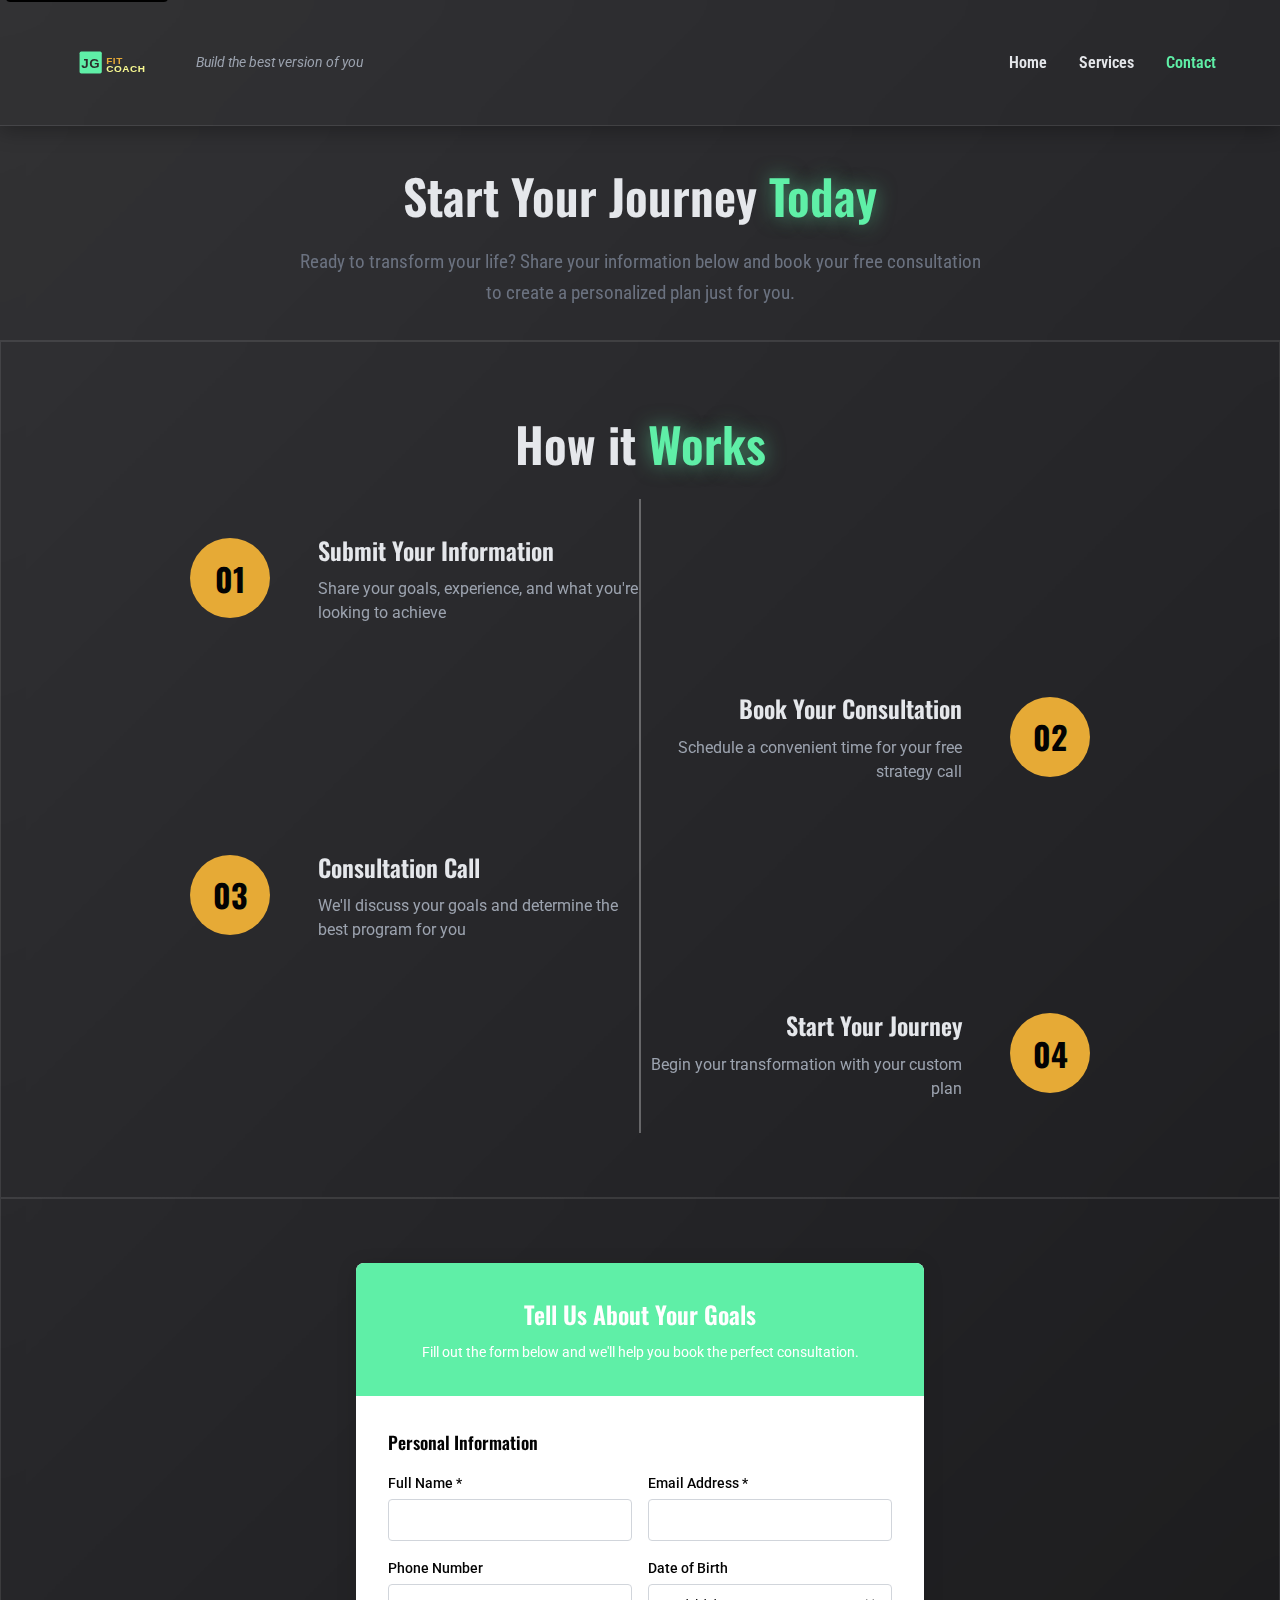
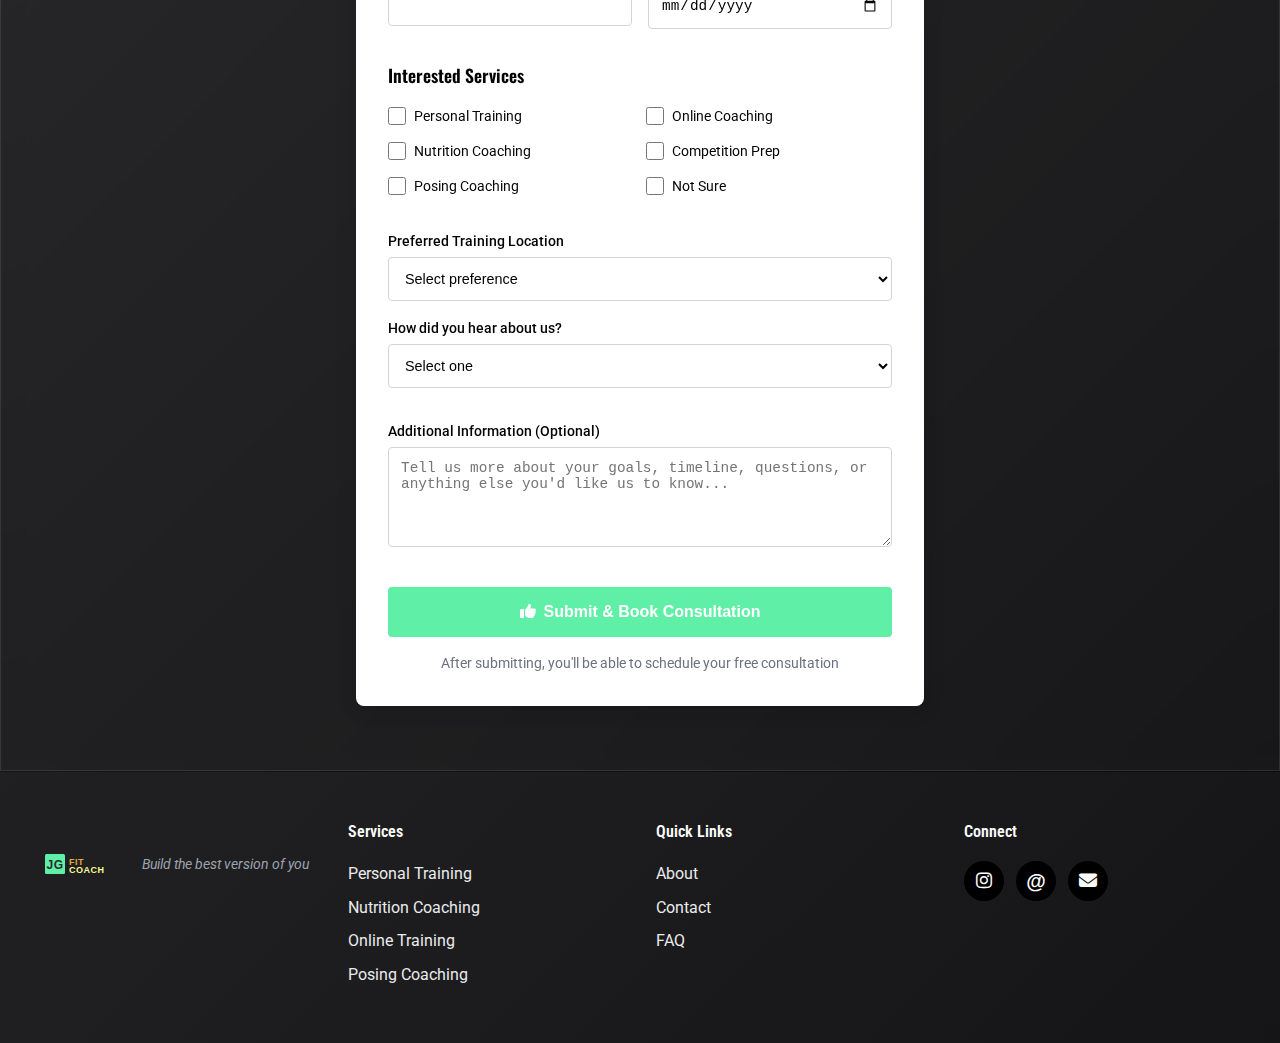
<file: contact.html>
<!DOCTYPE html>
<html lang="en">
<head>
    <meta charset="UTF-8">
    <meta name="viewport" content="width=device-width, initial-scale=1.0">
    <title>Contact - JG Fit Coach</title>
    <link href="https://fonts.googleapis.com/css2?family=Oswald:wght@200..700&family=Roboto+Condensed:ital,wght@0,100..900;1,100..900&family=Roboto:ital,wght@0,100;0,300;0,400;0,500;0,700;0,900;1,100;1,300;1,400;1,500;1,700;1,900&display=swap" rel="stylesheet">
    <link rel="stylesheet" href="css/styles.css">
    <link rel="stylesheet" href="https://cdnjs.cloudflare.com/ajax/libs/font-awesome/6.4.0/css/all.min.css">
    
</head>
<body>
    <!-- Header -->
    <header class="header">
        <div class="header-content">
            <div class="logo-section" onclick="location.href='index.html'">
                <div class="logo">
                    <img src="images/jgLogoV6.svg" alt="JG Fit Coach Logo">
                    <span class="logo-fallback">JG</span>
                </div>
                <div class="logo-text">Build the best version of you</div>
            </div>
            
            <nav class="nav">
                <a href="index.html" class="nav-link">Home</a>
                <a href="services.html" class="nav-link">Services</a>
                <a href="contact.html" class="nav-link active">Contact</a>
            </nav>

            <!-- Mobile Menu Toggle -->
            <button class="mobile-menu-toggle" onclick="toggleMobileMenu()">
                <span class="hamburger-line"></span>
                <span class="hamburger-line"></span>
                <span class="hamburger-line"></span>
            </button>
        </div>
    </header>

    <!-- Mobile Menu Overlay -->
    <div class="mobile-menu-overlay hidden" id="mobile-menu-overlay" onclick="toggleMobileMenu()">
        <div class="mobile-menu" onclick="event.stopPropagation()">
            <div class="mobile-menu-header">
                <div class="mobile-menu-logo">
                    <img src="images/jgLogoV6.svg" alt="JG Fit Coach Logo">
                    <span class="mobile-logo-fallback">JG</span>
                </div>
                <button class="mobile-menu-close" onclick="toggleMobileMenu()">✕</button>
            </div>
            
            <nav class="mobile-nav">
                <a href="index.html" class="mobile-nav-link">Home</a>
                <a href="services.html" class="mobile-nav-link">Services</a>
                <a href="contact.html" class="mobile-nav-link active">Contact</a>
            </nav>
            
            <div class="mobile-menu-footer">
                <div class="mobile-social-links">
                    <a href="https://www.instagram.com/joelg_fitness/?hl=en" target="_blank" class="social-link instagram">
                        <i class="fab fa-instagram"></i>
                    </a>
                    <a href="https://www.threads.com/@joelg_fitness" target="_blank" class="social-link threads">
                        @
                    </a>
                    <a href="mailto:joelg831@gmail.com" class="social-link email">
                        <i class="fas fa-envelope"></i>
                    </a>
                </div>
                <p class="mobile-tagline">Build the best version of you</p>
            </div>
        </div>
    </div>

    <!-- Page Header -->
    <section class="page-header">
        <h1>Start Your Journey <span class="highlight-green">Today</span></h1>
        <p>Ready to transform your life? Share your information below and book your free consultation to create a personalized plan just for you.</p>
    </section>

    <!-- Process Steps -->
    <section class="section" style="background: rgba(255, 255, 255, 0.05); backdrop-filter: blur(10px); border: 1px solid rgba(255, 255, 255, 0.1);">
        <div class="container" style="max-width: 1000px;">
            <h2 class="section-title">How it<span class="highlight-green"> Works</span></h2>
            
            <div class="process-steps">
                <div class="process-step left">
                    <div class="step-number">01</div>
                    <div class="step-content">
                        <h3>Submit Your Information</h3>
                        <p>Share your goals, experience, and what you're looking to achieve</p>
                    </div>
                </div>
                
                <div class="process-step right">
                    <div class="step-number">02</div>
                    <div class="step-content">
                        <h3>Book Your Consultation</h3>
                        <p>Schedule a convenient time for your free strategy call</p>
                    </div>
                </div>
                
                <div class="process-step left">
                    <div class="step-number">03</div>
                    <div class="step-content">
                        <h3>Consultation Call</h3>
                        <p>We'll discuss your goals and determine the best program for you</p>
                    </div>
                </div>
                
                <div class="process-step right">
                    <div class="step-number">04</div>
                    <div class="step-content">
                        <h3>Start Your Journey</h3>
                        <p>Begin your transformation with your custom plan</p>
                    </div>
                </div>
            </div>
        </div>
    </section>

    <style>
        /* Process Steps Timeline */
        .process-steps {
            position: relative;
            max-width: 900px;
            margin: 0 auto;
            padding: 2rem 0;
        }

        /* Vertical line in the center */
        .process-steps::before {
            content: '';
            position: absolute;
            left: 50%;
            top: 0;
            bottom: 0;
            width: 2px;
            background: rgba(255, 255, 255, 0.3);
            transform: translateX(-50%);
        }

        .process-step {
            position: relative;
            display: flex;
            align-items: center;
            margin-bottom: 4rem;
            gap: 2rem;
        }

        .process-step:last-child {
            margin-bottom: 0;
        }

        /* Left-aligned steps */
        .process-step.left {
            justify-content: flex-start;
            padding-right: 50%;
        }

        .process-step.left .step-number {
            order: 1;
        }

        .process-step.left .step-content {
            order: 2;
            text-align: left;
            padding-left: 1rem;
        }

        /* Right-aligned steps */
        .process-step.right {
            justify-content: flex-end;
            padding-left: 50%;
        }

        .process-step.right .step-number {
            order: 2;
        }

        .process-step.right .step-content {
            order: 1;
            text-align: right;
            padding-right: 1rem;
        }

        .step-number {
            width: 80px;
            height: 80px;
            background: var(--orange);
            border-radius: 50%;
            display: flex;
            align-items: center;
            justify-content: center;
            font-family: 'Oswald', sans-serif;
            font-size: 2rem;
            font-weight: 700;
            color: var(--dark);
            flex-shrink: 0;
            z-index: 2;
        }

        .step-content h3 {
            font-family: 'Oswald', sans-serif;
            font-size: 1.5rem;
            color: #E5E7EB;
            margin-bottom: 0.5rem;
        }

        .step-content p {
            color: #9CA3AF;
            font-size: 1rem;
            line-height: 1.5;
            margin: 0;
        }

        /* Mobile responsive */
        @media (max-width: 768px) {
            .process-steps::before {
                left: 40px;
            }}

            @media (max-width: 640px) {
        .form-grid {
            grid-template-columns: 1fr !important;
        }
            .process-step.left,
            .process-step.right {
                justify-content: flex-start;
                padding-left: 0;
                padding-right: 0;
            }

            .process-step.left .step-content,
            .process-step.right .step-content {
                text-align: left;
                padding-left: 1rem;
                padding-right: 0;
            }

            .process-step.left .step-number,
            .process-step.right .step-number {
                order: 1;
            }

            .process-step.left .step-content,
            .process-step.right .step-content {
                order: 2;
            }

            .step-number {
                width: 60px;
                height: 60px;
                font-size: 1.5rem;
            }

            .step-content h3 {
                font-size: 1.25rem;
            }

            .step-content p {
                font-size: 0.9rem;
            }
        }
    </style>

   <!-- Contact Form Section -->
<section class="section" style="background: rgba(255, 255, 255, 0.05); backdrop-filter: blur(10px); border: 1px solid rgba(255, 255, 255, 0.1);">
    <div class="container" style="max-width: 600px;">
            <div id="contact-form-container">
                <div class="contact-form-wrapper" style="background: white; border-radius: 8px; overflow: hidden; box-shadow: 0 4px 20px rgba(0,0,0,0.15);">
                    <div class="contact-form-header" style="background: var(--green); color: white; text-align: center; padding: 2rem;">
                        <h2 style="color: white; margin-bottom: 0.5rem; font-size: 1.5rem;">Tell Us About Your Goals</h2>
                        <p style="color: white; margin: 0; font-size: 0.9rem;">Fill out the form below and we'll help you book the perfect consultation.</p>
                    </div>

                    <form class="contact-form" id="contact-form" onsubmit="submitContactForm(event)" style="padding: 2rem;">
                        <!-- Personal Information -->
                        <div class="form-section" style="margin-bottom: 2rem;">
                            <h3 style="color: var(--dark); font-size: 1.1rem; margin-bottom: 1rem; font-weight: 600;">Personal Information</h3>
                            
                            <div class="form-grid" style="display: grid; grid-template-columns: 1fr 1fr; gap: 1rem;">
                                <div class="form-group">
                                    <label class="form-label" style="display: block; color: var(--dark); font-size: 0.9rem; margin-bottom: 0.25rem; font-weight: 500;">Full Name *</label>
                                    <input type="text" name="fullName" class="form-input" required style="width: 100%; padding: 0.75rem; border: 1px solid #D1D5DB; border-radius: 4px; font-size: 0.9rem;">
                                </div>
                                
                                <div class="form-group">
                                    <label class="form-label" style="display: block; color: var(--dark); font-size: 0.9rem; margin-bottom: 0.25rem; font-weight: 500;">Email Address *</label>
                                    <input type="email" name="email" class="form-input" required style="width: 100%; padding: 0.75rem; border: 1px solid #D1D5DB; border-radius: 4px; font-size: 0.9rem;">
                                </div>
                                
                                <div class="form-group">
                                    <label class="form-label" style="display: block; color: var(--dark); font-size: 0.9rem; margin-bottom: 0.25rem; font-weight: 500;">Phone Number</label>
                                    <input type="tel" name="phone" class="form-input" style="width: 100%; padding: 0.75rem; border: 1px solid #D1D5DB; border-radius: 4px; font-size: 0.9rem;">
                                </div>
                                
                                <div class="form-group">
                                    <label class="form-label" style="display: block; color: var(--dark); font-size: 0.9rem; margin-bottom: 0.25rem; font-weight: 500;">Date of Birth</label>
                                    <input type="date" name="dateOfBirth" class="form-input" style="width: 100%; padding: 0.75rem; border: 1px solid #D1D5DB; border-radius: 4px; font-size: 0.9rem;">
                                </div>
                            </div>
                        </div>

                        <!-- Interested Services -->
                        <div class="form-section" style="margin-bottom: 2rem;">
                            <h3 style="color: var(--dark); font-size: 1.1rem; margin-bottom: 1rem; font-weight: 600;">Interested Services</h3>
                            
                            <div class="checkbox-grid" style="display: grid; grid-template-columns: 1fr 1fr; gap: 0.75rem;">
                                <label class="checkbox-item" style="display: flex; align-items: center; color: var(--dark); font-size: 0.9rem; cursor: pointer;">
                                    <input type="checkbox" name="interestedServices" value="Personal Training" style="margin-right: 0.5rem; width: 18px; height: 18px; cursor: pointer;">
                                    Personal Training
                                </label>
                                <label class="checkbox-item" style="display: flex; align-items: center; color: var(--dark); font-size: 0.9rem; cursor: pointer;">
                                    <input type="checkbox" name="interestedServices" value="Online Coaching" style="margin-right: 0.5rem; width: 18px; height: 18px; cursor: pointer;">
                                    Online Coaching
                                </label>
                                <label class="checkbox-item" style="display: flex; align-items: center; color: var(--dark); font-size: 0.9rem; cursor: pointer;">
                                    <input type="checkbox" name="interestedServices" value="Nutrition Coaching" style="margin-right: 0.5rem; width: 18px; height: 18px; cursor: pointer;">
                                    Nutrition Coaching
                                </label>
                                <label class="checkbox-item" style="display: flex; align-items: center; color: var(--dark); font-size: 0.9rem; cursor: pointer;">
                                    <input type="checkbox" name="interestedServices" value="Competition Prep" style="margin-right: 0.5rem; width: 18px; height: 18px; cursor: pointer;">
                                    Competition Prep
                                </label>
                                <label class="checkbox-item" style="display: flex; align-items: center; color: var(--dark); font-size: 0.9rem; cursor: pointer;">
                                    <input type="checkbox" name="interestedServices" value="Posing Coaching" style="margin-right: 0.5rem; width: 18px; height: 18px; cursor: pointer;">
                                    Posing Coaching
                                </label>
                                <label class="checkbox-item" style="display: flex; align-items: center; color: var(--dark); font-size: 0.9rem; cursor: pointer;">
                                    <input type="checkbox" name="interestedServices" value="Not Sure" style="margin-right: 0.5rem; width: 18px; height: 18px; cursor: pointer;">
                                    Not Sure
                                </label>
                            </div>
                        </div>

                        <!-- Training Location & Referral -->
                        <div class="form-section" style="margin-bottom: 2rem;">
                            <div class="form-group" style="margin-bottom: 1rem;">
                                <label class="form-label" style="display: block; color: var(--dark); font-size: 0.9rem; margin-bottom: 0.25rem; font-weight: 500;">Preferred Training Location</label>
                                <select name="trainingLocation" class="form-select" style="width: 100%; padding: 0.75rem; border: 1px solid #D1D5DB; border-radius: 4px; font-size: 0.9rem; background: white;">
                                    <option value="">Select preference</option>
                                    <option value="online">Online/Virtual</option>
                                    <option value="home">My Home</option>
                                    <option value="gym">Local Gym</option>
                                    <option value="flexible">Flexible</option>
                                </select>
                            </div>
                            
                            <div class="form-group">
                                <label class="form-label" style="display: block; color: var(--dark); font-size: 0.9rem; margin-bottom: 0.25rem; font-weight: 500;">How did you hear about us?</label>
                                <select name="hearAboutUs" class="form-select" style="width: 100%; padding: 0.75rem; border: 1px solid #D1D5DB; border-radius: 4px; font-size: 0.9rem; background: white;">
                                    <option value="">Select one</option>
                                    <option value="google">Google Search</option>
                                    <option value="instagram">Instagram</option>
                                    <option value="referral">Friend/Client Referral</option>
                                    <option value="competition">Competition/Event</option>
                                    <option value="other">Other</option>
                                </select>
                            </div>
                        </div>

                        <!-- Additional Information -->
                        <div class="form-section" style="margin-bottom: 2rem;">
                            <div class="form-group">
                                <label class="form-label" style="display: block; color: var(--dark); font-size: 0.9rem; margin-bottom: 0.25rem; font-weight: 500;">Additional Information (Optional)</label>
                                <textarea name="message" class="form-textarea" placeholder="Tell us more about your goals, timeline, questions, or anything else you'd like us to know..." style="width: 100%; padding: 0.75rem; border: 1px solid #D1D5DB; border-radius: 4px; font-size: 0.9rem; min-height: 100px; resize: vertical;"></textarea>
                            </div>
                        </div>

                        <!-- Submit Button -->
                        <div class="form-submit">
                            <button type="submit" class="submit-button" style="width: 100%; padding: 1rem; background: var(--green); color: white; border: none; border-radius: 4px; font-size: 1rem; font-weight: 600; cursor: pointer; transition: all 0.3s; display: flex; align-items: center; justify-content: center; gap: 0.5rem;">
                                <span class="submit-icon"><i class="fa-solid fa-thumbs-up"></i></span>
                                Submit & Book Consultation
                            </button>
                            <p class="form-disclaimer" style="text-align: center; margin-top: 1rem; color: var(--gray-medium); font-size: 0.85rem;">After submitting, you'll be able to schedule your free consultation</p>
                        </div>
                    </form>
                </div>
            </div>

          <!-- Success Message -->
<div id="success-message" class="hidden">
    <div class="success-content">
        <div class="success-icon">✓</div>
        <h1>Thank You!</h1>
        <p>Your information has been submitted successfully. Now let's schedule your free consultation to discuss your goals and create your personalized plan.</p>
        <div class="success-actions">
            <a href="https://calendly.com/jgfitcoach" target="_blank" class="cta-button orange">Schedule My Consultation</a>
            <a href="mailto:joelg831@gmail.com" class="cta-button green-outline">Email Joel Directly</a>
        </div>
        <p style="margin-top: 1rem; color: var(--gray-medium); font-size: 0.9rem;">
            I'll review your information before our call to make it as valuable as possible for you.
        </p>
    </div>
</div>
        </div>
    </section>

    <!-- Footer -->
    <footer class="footer">
        <div class="footer-content">
            <!-- Column 1: Logo and Slogan -->
            <div class="footer-section">
                <div style="display: flex; align-items: center; margin-bottom: 1rem;">
                    <div class="footer-logo">
                        <img src="images/jgLogoV6.svg" alt="JG Fit Coach Logo">
                        <span class="footer-logo-fallback">JG</span>
                    </div>
                    <div style="color: #9CA3AF; font-style: italic; font-size: 0.9rem;">
                        Build the best version of you
                    </div>
                </div>
            </div>
            <div class="footer-section">
                <h4>Services</h4>
                <ul class="footer-links">
                    <li><a href="services.html">Personal Training</a></li>
                    <li><a href="services.html">Nutrition Coaching</a></li>
                    <li><a href="services.html">Online Training</a></li>
                    <li><a href="services.html">Posing Coaching</a></li>
                </ul>
            </div>
            
            <div class="footer-section">
                <h4>Quick Links</h4>
                <ul class="footer-links">
                    <li><a href="index.html">About</a></li>
                    <li><a href="contact.html">Contact</a></li>
                    <li><a href="faq.html">FAQ</a></li>
                </ul>
            </div>
            
              <!-- Column 4: Connect -->
            <div class="footer-section">
                <h4>Connect</h4>
                <div class="social-links">
                    <a href="https://www.instagram.com/joelg_fitness/?hl=en" target="_blank" class="social-link instagram">
                        <i class="fab fa-instagram"></i>
                    </a>
                    <a href="https://www.threads.com/@joelg_fitness" target="_blank" class="social-link threads">
                        @
                    </a>
                    <a href="mailto:joelg831@gmail.com" class="social-link email">
                        <i class="fas fa-envelope"></i>
                    </a>
                </div>
            </div>
        </div>
    </footer>

    <script src="js/main.js">

    </script>

    
    <script>
        function submitContactForm(event) {
            event.preventDefault();
            
            // Get form data
            const formData = new FormData(event.target);
            const data = {};
            
            // Handle regular form fields
            for (let [key, value] of formData.entries()) {
                if (key === 'interestedServices') {
                    if (!data[key]) data[key] = [];
                    data[key].push(value);
                } else {
                    data[key] = value;
                }
            }
            
            // In a real implementation, you would send this data to your server
            console.log('Form submitted with data:', data);
            
            // Show success message
            document.getElementById('contact-form-container').classList.add('hidden');
            document.getElementById('success-message').classList.remove('hidden');
            
            // Scroll to success message
            document.getElementById('success-message').scrollIntoView({ behavior: 'smooth' });
        }

        function toggleMobileMenu() {
    const mobileMenu = document.getElementById('mobile-menu-overlay');
    const menuToggle = document.querySelector('.mobile-menu-toggle');
    
    if (mobileMenu.classList.contains('hidden')) {
        mobileMenu.classList.remove('hidden');
        menuToggle.classList.add('active');
        document.body.style.overflow = 'hidden';
    } else {
        mobileMenu.classList.add('hidden');
        menuToggle.classList.remove('active');
        document.body.style.overflow = '';
    }
}

// Close mobile menu on escape key
document.addEventListener('keydown', (e) => {
    if (e.key === 'Escape') {
        const mobileMenu = document.getElementById('mobile-menu-overlay');
        if (!mobileMenu.classList.contains('hidden')) {
            toggleMobileMenu();
        }
    }
});
    </script>

    




</body>
</html>
</file>
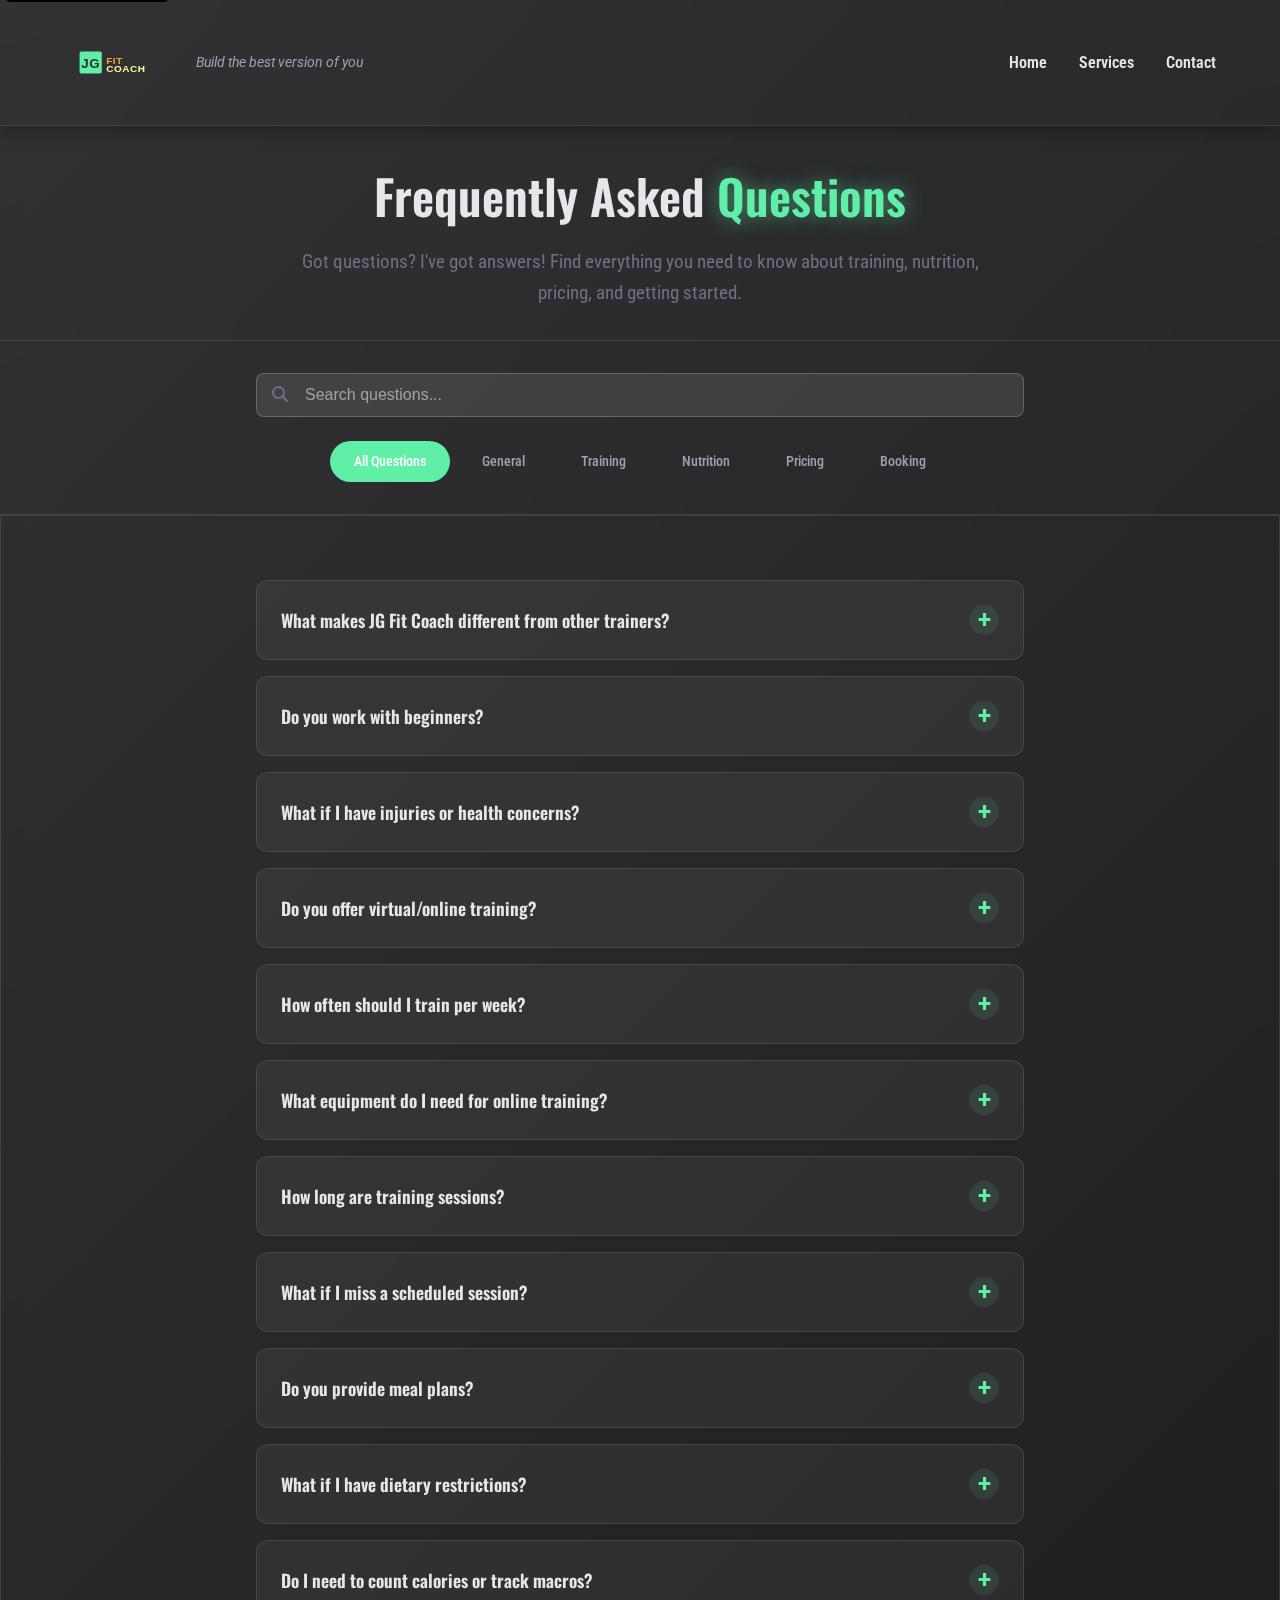
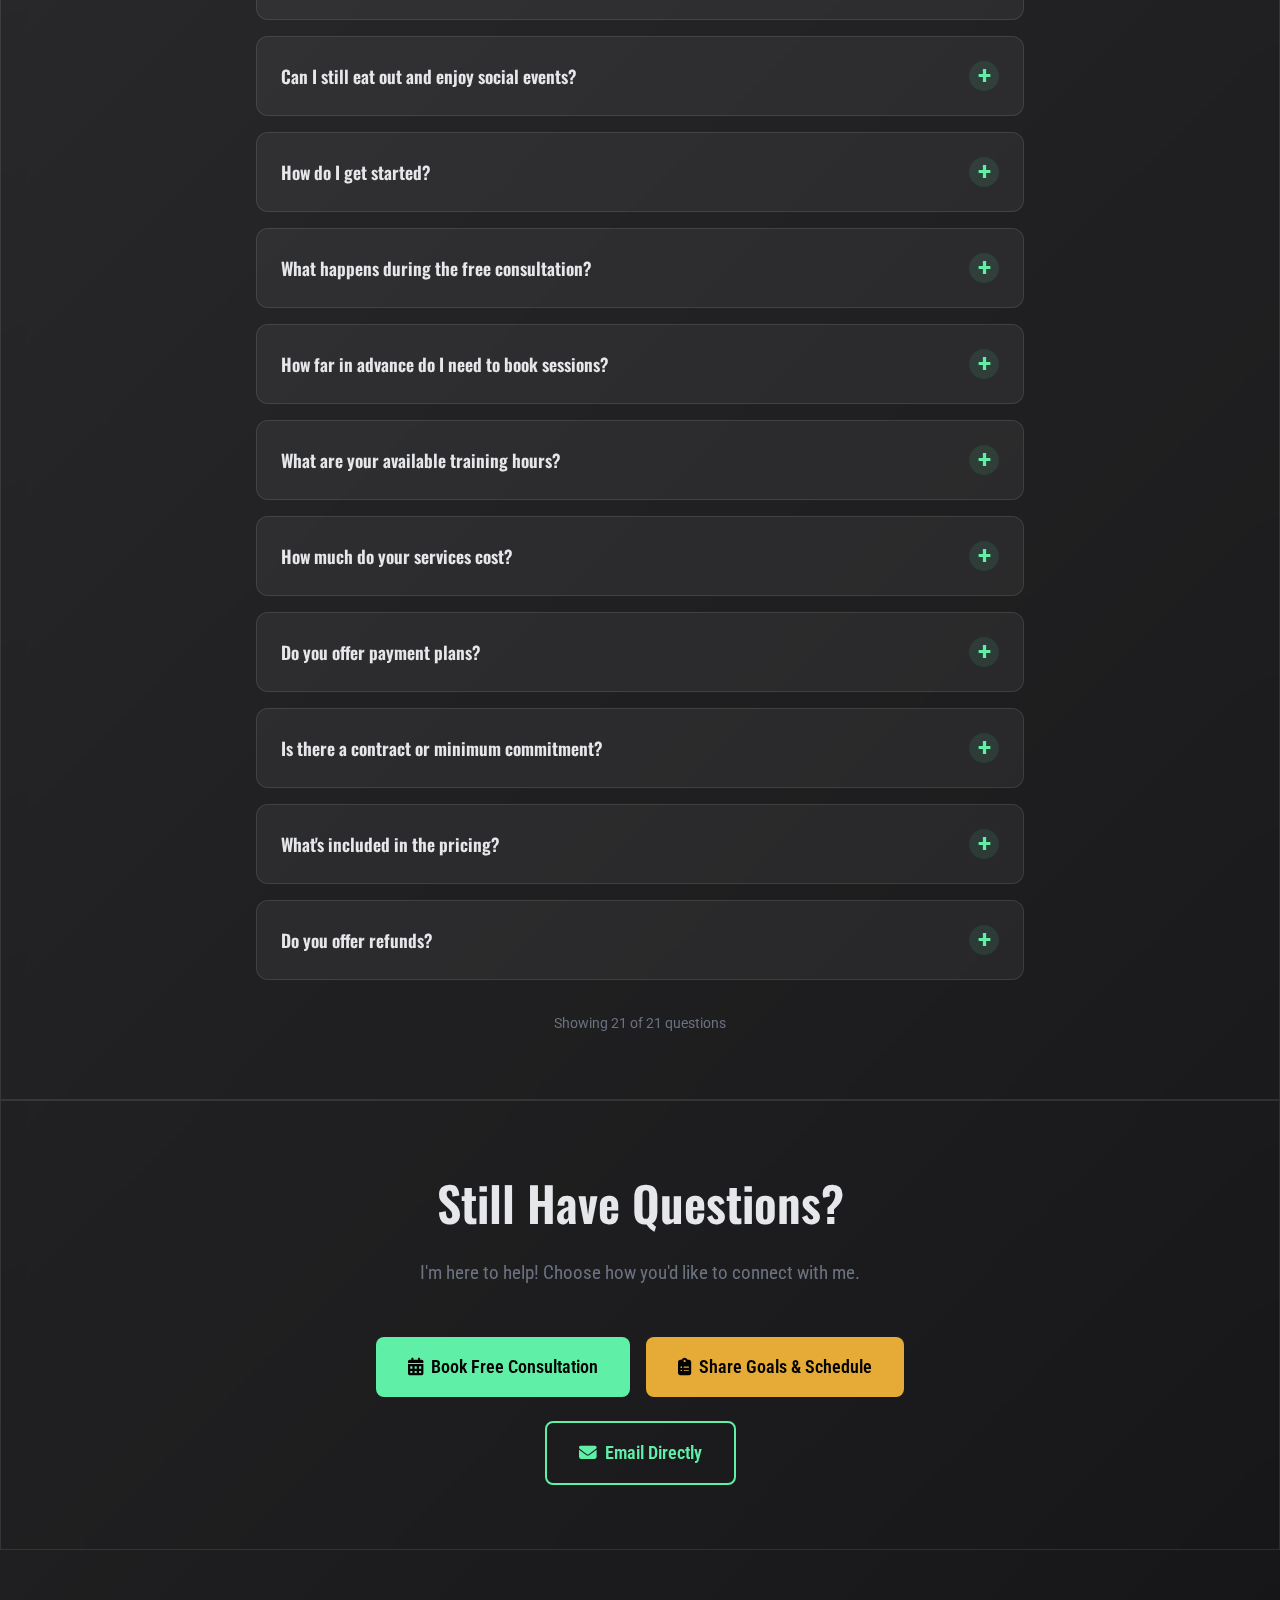
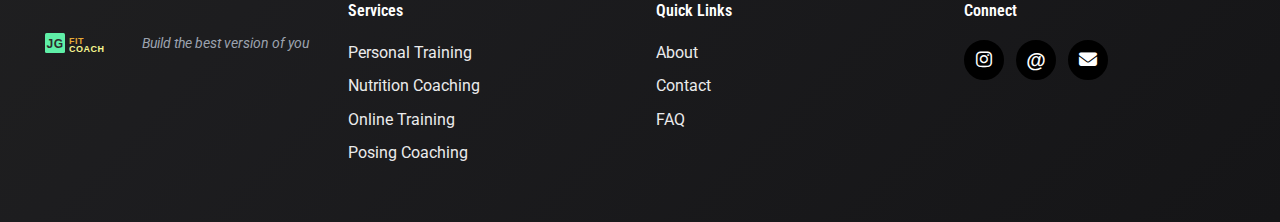
<file: faq.html>
<!DOCTYPE html>
<html lang="en">
<head>
    <meta charset="UTF-8">
    <meta name="viewport" content="width=device-width, initial-scale=1.0">
    <title>FAQ - JG Fit Coach</title>
    <link href="https://fonts.googleapis.com/css2?family=Oswald:wght@200..700&family=Roboto+Condensed:ital,wght@0,100..900;1,100..900&family=Roboto:ital,wght@0,100;0,300;0,400;0,500;0,700;0,900;1,100;1,300;1,400;1,500;1,700;1,900&display=swap" rel="stylesheet">
    <link rel="stylesheet" href="css/styles.css">
    <link rel="stylesheet" href="https://cdnjs.cloudflare.com/ajax/libs/font-awesome/6.4.0/css/all.min.css">
</head>
<body>
    <!-- Header -->
    <header class="header">
        <div class="header-content">
            <div class="logo-section" onclick="location.href='index.html'">
                <div class="logo">
                    <img src="images/jgLogoV6.svg" alt="JG Fit Coach Logo">
                    <span class="logo-fallback">JG</span>
                </div>
                <div class="logo-text">Build the best version of you</div>
            </div>
            
            <nav class="nav">
                <a href="index.html" class="nav-link">Home</a>
                <a href="services.html" class="nav-link">Services</a>
                <a href="contact.html" class="nav-link">Contact</a>
            </nav>

            <!-- Mobile Menu Toggle -->
            <button class="mobile-menu-toggle" onclick="toggleMobileMenu()">
                <span class="hamburger-line"></span>
                <span class="hamburger-line"></span>
                <span class="hamburger-line"></span>
            </button>
        </div>
    </header>

    <!-- Mobile Menu Overlay -->
    <div class="mobile-menu-overlay hidden" id="mobile-menu-overlay" onclick="toggleMobileMenu()">
        <div class="mobile-menu" onclick="event.stopPropagation()">
            <div class="mobile-menu-header">
                <div class="mobile-menu-logo">
                    <img src="images/jgLogoV6.svg" alt="JG Fit Coach Logo">
                    <span class="mobile-logo-fallback">JG</span>
                </div>
                <button class="mobile-menu-close" onclick="toggleMobileMenu()">✕</button>
            </div>
            
            <nav class="mobile-nav">
                <a href="index.html" class="mobile-nav-link">Home</a>
                <a href="services.html" class="mobile-nav-link">Services</a>
                <a href="contact.html" class="mobile-nav-link">Contact</a>
            </nav>
            
            <div class="mobile-menu-footer">
                <div class="mobile-social-links">
                    <a href="https://www.instagram.com/joelg_fitness/?hl=en" target="_blank" class="social-link instagram">
                        <i class="fab fa-instagram"></i>
                    </a>
                    <a href="https://www.threads.com/@joelg_fitness" target="_blank" class="social-link threads">
                        @
                    </a>
                    <a href="mailto:joelg831@gmail.com" class="social-link email">
                        <i class="fas fa-envelope"></i>
                    </a>
                </div>
                <p class="mobile-tagline">Build the best version of you</p>
            </div>
        </div>
    </div>

    <!-- Page Header -->
    <section class="page-header">
        <h1>Frequently Asked <span class="highlight-green">Questions</span></h1>
        <p>Got questions? I've got answers! Find everything you need to know about training, nutrition, pricing, and getting started.</p>
    </section>

    <!-- Search and Filter Section -->
    <section class="section" style="padding: 2rem 1rem; background: rgba(255, 255, 255, 0.05); backdrop-filter: blur(10px); border-bottom: 1px solid rgba(255, 255, 255, 0.1);">
        <div class="container" style="max-width: 800px;">
            <!-- Search Bar -->
            <div class="search-container" style="margin-bottom: 1.5rem;">
                <div style="position: relative;">
                    <div class="search-icon" style="position: absolute; left: 1rem; top: 50%; transform: translateY(-50%); color: var(--gray-medium);"><i class="fas fa-search"></i></div>
                    <input type="text" id="faq-search" placeholder="Search questions..." oninput="searchFAQs()" style="width: 100%; padding: 0.75rem 1rem 0.75rem 3rem; border: 1px solid rgba(255, 255, 255, 0.2); border-radius: 0.5rem; background: rgba(255, 255, 255, 0.1); color: white; font-size: 1rem;">
                </div>
            </div>

            <!-- Category Filter -->
            <div class="faq-filters" style="display: flex; justify-content: center; flex-wrap: wrap; gap: 0.5rem;">
                <button class="filter-btn active" data-category="all">All Questions</button>
                <button class="filter-btn" data-category="general">General</button>
                <button class="filter-btn" data-category="training">Training</button>
                <button class="filter-btn" data-category="nutrition">Nutrition</button>
                <button class="filter-btn" data-category="pricing">Pricing</button>
                <button class="filter-btn" data-category="booking">Booking</button>
            </div>
        </div>
    </section>

    <!-- FAQ Section -->
    <section class="section" style="background: rgba(255, 255, 255, 0.05); backdrop-filter: blur(10px); border: 1px solid rgba(255, 255, 255, 0.1);">
        <div class="container" style="max-width: 800px;">
            <div id="faq-items">
                <!-- GENERAL -->
                <div class="faq-item" data-category="general">
                    <div class="faq-question" onclick="toggleFAQ(this)">
                        <h3>What makes JG Fit Coach different from other trainers?</h3>
                        <span class="faq-toggle">+</span>
                    </div>
                    <div class="faq-answer">
                        <p>I focus on creating sustainable, personalized plans that fit your lifestyle. With over 4 years of experience in both lifestyle fitness and competitive bodybuilding, I understand that everyone's journey is unique. I provide ongoing support, education, and accountability to help you build lasting habits, not just temporary results.</p>
                    </div>
                </div>

                <div class="faq-item" data-category="general">
                    <div class="faq-question" onclick="toggleFAQ(this)">
                        <h3>Do you work with beginners?</h3>
                        <span class="faq-toggle">+</span>
                    </div>
                    <div class="faq-answer">
                        <p>Absolutely! I love working with beginners and helping them build a strong foundation. Many of my most successful clients started as complete beginners. I'll teach you proper form, help you understand nutrition basics, and guide you through every step of your fitness journey at a pace that's comfortable for you.</p>
                    </div>
                </div>

                <div class="faq-item" data-category="general">
                    <div class="faq-question" onclick="toggleFAQ(this)">
                        <h3>What if I have injuries or health concerns?</h3>
                        <span class="faq-toggle">+</span>
                    </div>
                    <div class="faq-answer">
                        <p>I work with clients who have various injuries and health concerns. During our consultation, we'll discuss your specific situation and any limitations. I can modify exercises and create programs that work around your needs. However, I always recommend getting clearance from your healthcare provider before starting any new fitness program.</p>
                    </div>
                </div>

                <div class="faq-item" data-category="general">
                    <div class="faq-question" onclick="toggleFAQ(this)">
                        <h3>Do you offer virtual/online training?</h3>
                        <span class="faq-toggle">+</span>
                    </div>
                    <div class="faq-answer">
                        <p>Yes! I offer both in-person and virtual training options. My online coaching includes custom workout programs, nutrition plans, regular check-ins, and access to my training guidance. Virtual sessions work great for clients who prefer training at home or have busy schedules.</p>
                    </div>
                </div>

                <!-- TRAINING -->
                <div class="faq-item" data-category="training">
                    <div class="faq-question" onclick="toggleFAQ(this)">
                        <h3>How often should I train per week?</h3>
                        <span class="faq-toggle">+</span>
                    </div>
                    <div class="faq-answer">
                        <p>This depends on your goals, fitness level, and availability. Beginners typically start with 3-4 sessions per week, while more advanced clients might train 5-6 times. During our consultation, we'll determine the optimal frequency for your specific situation and gradually build up as you progress.</p>
                    </div>
                </div>

                <div class="faq-item" data-category="training">
                    <div class="faq-question" onclick="toggleFAQ(this)">
                        <h3>What equipment do I need for online training?</h3>
                        <span class="faq-toggle">+</span>
                    </div>
                    <div class="faq-answer">
                        <p>For basic programs, you can start with just bodyweight exercises. As you progress, I might recommend basic equipment like resistance bands, dumbbells, or a pull-up bar. I design programs based on what equipment you have access to, whether that's a full gym or just your living room.</p>
                    </div>
                </div>

                <div class="faq-item" data-category="training">
                    <div class="faq-question" onclick="toggleFAQ(this)">
                        <h3>How long are training sessions?</h3>
                        <span class="faq-toggle">+</span>
                    </div>
                    <div class="faq-answer">
                        <p>In-person sessions are typically 60 minutes, which includes warm-up, main workout, and cool-down. Virtual sessions can be 45-60 minutes depending on your needs. I focus on quality over quantity - every minute is productive and tailored to your goals.</p>
                    </div>
                </div>

                <div class="faq-item" data-category="training">
                    <div class="faq-question" onclick="toggleFAQ(this)">
                        <h3>What if I miss a scheduled session?</h3>
                        <span class="faq-toggle">+</span>
                    </div>
                    <div class="faq-answer">
                        <p>Life happens! I ask for at least 24 hours notice when possible to reschedule sessions. I'm flexible and will work with you to find alternative times. For online coaching, you have the flexibility to complete workouts on your schedule while staying accountable through regular check-ins.</p>
                    </div>
                </div>

                <!-- NUTRITION -->
                <div class="faq-item" data-category="nutrition">
                    <div class="faq-question" onclick="toggleFAQ(this)">
                        <h3>Do you provide meal plans?</h3>
                        <span class="faq-toggle">+</span>
                    </div>
                    <div class="faq-answer">
                        <p>Yes! I create personalized nutrition plans based on your goals, preferences, and lifestyle. Rather than strict meal plans, I focus on teaching you how to make sustainable food choices. I provide macro targets, meal ideas, recipes, and guidance on how to eat out while staying on track.</p>
                    </div>
                </div>

                <div class="faq-item" data-category="nutrition">
                    <div class="faq-question" onclick="toggleFAQ(this)">
                        <h3>What if I have dietary restrictions?</h3>
                        <span class="faq-toggle">+</span>
                    </div>
                    <div class="faq-answer">
                        <p>I work with all types of dietary preferences and restrictions including vegetarian, vegan, gluten-free, and food allergies. During our consultation, we'll discuss your specific needs and I'll create a nutrition plan that works within your parameters while still helping you reach your goals.</p>
                    </div>
                </div>

                <div class="faq-item" data-category="nutrition">
                    <div class="faq-question" onclick="toggleFAQ(this)">
                        <h3>Do I need to count calories or track macros?</h3>
                        <span class="faq-toggle">+</span>
                    </div>
                    <div class="faq-answer">
                        <p>Tracking can be a helpful tool, but it's not required for everyone. Some clients prefer detailed tracking while others do better with simpler approaches like portion control and food quality focus. I'll assess what approach works best for your personality and lifestyle.</p>
                    </div>
                </div>

                <div class="faq-item" data-category="nutrition">
                    <div class="faq-question" onclick="toggleFAQ(this)">
                        <h3>Can I still eat out and enjoy social events?</h3>
                        <span class="faq-toggle">+</span>
                    </div>
                    <div class="faq-answer">
                        <p>Absolutely! Part of creating a sustainable plan is learning how to navigate real-life situations. I'll teach you strategies for eating out, handling social events, and making smart choices while still enjoying your life. Balance is key to long-term success.</p>
                    </div>
                </div>

                <!-- BOOKING & SCHEDULING -->
                <div class="faq-item" data-category="booking">
                    <div class="faq-question" onclick="toggleFAQ(this)">
                        <h3>How do I get started?</h3>
                        <span class="faq-toggle">+</span>
                    </div>
                    <div class="faq-answer">
                        <p>Simply fill out the contact form on the website or send me an email. We'll schedule a free consultation call to discuss your goals, answer any questions, and determine which program is the best fit for you. No pressure - just an honest conversation about how I can help you succeed.</p>
                    </div>
                </div>

                <div class="faq-item" data-category="booking">
                    <div class="faq-question" onclick="toggleFAQ(this)">
                        <h3>What happens during the free consultation?</h3>
                        <span class="faq-toggle">+</span>
                    </div>
                    <div class="faq-answer">
                        <p>During our 20-30 minute call, we'll discuss your fitness goals, experience level, lifestyle, and any challenges you're facing. I'll explain how my programs work and recommend the best approach for your situation. You'll also have the chance to ask any questions about working together.</p>
                    </div>
                </div>

                <div class="faq-item" data-category="booking">
                    <div class="faq-question" onclick="toggleFAQ(this)">
                        <h3>How far in advance do I need to book sessions?</h3>
                        <span class="faq-toggle">+</span>
                    </div>
                    <div class="faq-answer">
                        <p>For in-person training, I recommend booking at least a week in advance to secure your preferred times. My schedule fills up quickly, especially during peak hours. For online coaching, you can start immediately after we complete your program setup.</p>
                    </div>
                </div>

                <div class="faq-item" data-category="booking">
                    <div class="faq-question" onclick="toggleFAQ(this)">
                        <h3>What are your available training hours?</h3>
                        <span class="faq-toggle">+</span>
                    </div>
                    <div class="faq-answer">
                        <p>I'm available Monday through Saturday, with flexible hours to accommodate different schedules. Early morning, lunch time, and evening slots are available. For virtual training, we can work around your schedule even more flexibly since there's no travel time involved.</p>
                    </div>
                </div>

                <!-- PRICING & PAYMENTS -->
                <div class="faq-item" data-category="pricing">
                    <div class="faq-question" onclick="toggleFAQ(this)">
                        <h3>How much do your services cost?</h3>
                        <span class="faq-toggle">+</span>
                    </div>
                    <div class="faq-answer">
                        <p>Pricing varies depending on the service and package you choose. Personal training sessions start at $99/hour, online lifestyle coaching at $200/month, and specialized bodybuilding programs at $300/month. Virtual posing sessions are $45 each and in-person posing is $50 per session. I offer package deals for multiple sessions.</p>
                    </div>
                </div>

                <div class="faq-item" data-category="pricing">
                    <div class="faq-question" onclick="toggleFAQ(this)">
                        <h3>Do you offer payment plans?</h3>
                        <span class="faq-toggle">+</span>
                    </div>
                    <div class="faq-answer">
                        <p>Yes, I understand that investing in your health is a big decision. I offer flexible payment options for most programs. We can discuss what works best for your budget during our consultation call.</p>
                    </div>
                </div>

                <div class="faq-item" data-category="pricing">
                    <div class="faq-question" onclick="toggleFAQ(this)">
                        <h3>Is there a contract or minimum commitment?</h3>
                        <span class="faq-toggle">+</span>
                    </div>
                    <div class="faq-answer">
                        <p>I don't require long-term contracts. Most programs are month-to-month, though I recommend at least 3 months to see significant results. For personal training, you can purchase single sessions or packages. The goal is for you to want to continue because you're seeing results, not because you're locked in.</p>
                    </div>
                </div>

                <div class="faq-item" data-category="pricing">
                    <div class="faq-question" onclick="toggleFAQ(this)">
                        <h3>What's included in the pricing?</h3>
                        <span class="faq-toggle">+</span>
                    </div>
                    <div class="faq-answer">
                        <p>All programs include personalized planning, ongoing support, and regular check-ins. Online coaching includes custom workouts, nutrition plans, and unlimited email/text support. Personal training includes the session plus program design and progress tracking. No hidden fees!</p>
                    </div>
                </div>

                <div class="faq-item" data-category="pricing">
                    <div class="faq-question" onclick="toggleFAQ(this)">
                        <h3>Do you offer refunds?</h3>
                        <span class="faq-toggle">+</span>
                    </div>
                    <div class="faq-answer">
                        <p>I want you to be completely satisfied with your experience. If you're not happy with your program within the first two weeks, we can discuss adjustments or a refund. My goal is your success, and I'll work with you to make sure you're getting value from our work together.</p>
                    </div>
                </div>
            </div>

            <!-- No Results Message -->
            <div id="no-results" class="no-results hidden" style="text-align: center; padding: 3rem 1rem;">
                <div class="no-results-icon" style="font-size: 3rem; color: var(--gray-medium); margin-bottom: 1rem;"><i class="fas fa-question-circle"></i></div>
                <h3 style="color: #E5E7EB; margin-bottom: 0.5rem;">No questions found</h3>
                <p style="color: var(--gray-medium);">Try adjusting your search or category filter.</p>
            </div>

            <!-- Results Count -->
            <div id="results-count" class="results-count" style="text-align: center; margin-top: 2rem; color: var(--gray-medium); font-size: 0.9rem;">
                Showing <span id="visible-count">21</span> of <span id="total-count">21</span> questions
            </div>
        </div>
    </section>

    <!-- Still Have Questions CTA -->
    <section class="section cta-section">
        <div class="container" style="max-width: 800px;">
            <h2 class="section-title">Still Have Questions?</h2>
            <p class="section-subtitle">I'm here to help! Choose how you'd like to connect with me.</p>
            
            <div style="display: flex; flex-wrap: wrap; justify-content: center; gap: 1rem; margin-bottom: 1.5rem;">
                <a href="https://calendly.com/jgfitcoach" target="_blank" class="cta-button green" style="display: inline-flex; align-items: center; gap: 0.5rem;">
                    <i class="fas fa-calendar-alt"></i> Book Free Consultation
                </a>
                <a href="contact.html" class="cta-button orange" style="display: inline-flex; align-items: center; gap: 0.5rem;">
                    <i class="fas fa-clipboard-list"></i> Share Goals & Schedule
                </a>
            </div>
            
            <div style="text-align: center;">
                <a href="mailto:joelg831@gmail.com" class="cta-button green-outline" style="display: inline-flex; align-items: center; gap: 0.5rem;">
                    <i class="fas fa-envelope"></i> Email Directly
                </a>
            </div>
        </div>
    </section>

    <!-- Footer -->
    <footer class="footer">
        <div class="footer-content">
            <!-- Column 1: Logo and Slogan -->
            <div class="footer-section">
                <div style="display: flex; align-items: center; margin-bottom: 1rem;">
                    <div class="footer-logo">
                        <img src="images/jgLogoV6.svg" alt="JG Fit Coach Logo">
                        <span class="footer-logo-fallback">JG</span>
                    </div>
                    <div style="color: #9CA3AF; font-style: italic; font-size: 0.9rem;">
                        Build the best version of you
                    </div>
                </div>
            </div>
            
            <!-- Column 2: Services -->
            <div class="footer-section">
                <h4>Services</h4>
                <ul class="footer-links">
                    <li><a href="services.html">Personal Training</a></li>
                    <li><a href="services.html">Nutrition Coaching</a></li>
                    <li><a href="services.html">Online Training</a></li>
                    <li><a href="services.html">Posing Coaching</a></li>
                </ul>
            </div>
            
            <!-- Column 3: Quick Links -->
            <div class="footer-section">
                <h4>Quick Links</h4>
                <ul class="footer-links">
                    <li><a href="index.html">About</a></li>
                    <li><a href="contact.html">Contact</a></li>
                    <li><a href="faq.html">FAQ</a></li>
                </ul>
            </div>
            
            <!-- Column 4: Connect -->
            <div class="footer-section">
                <h4>Connect</h4>
                <div class="social-links">
                    <a href="https://www.instagram.com/joelg_fitness/?hl=en" target="_blank" class="social-link instagram">
                        <i class="fab fa-instagram"></i>
                    </a>
                    <a href="https://www.threads.com/@joelg_fitness" target="_blank" class="social-link threads">
                        @
                    </a>
                    <a href="mailto:joelg831@gmail.com" class="social-link email">
                        <i class="fas fa-envelope"></i>
                    </a>
                </div>
            </div>
        </div>
    </footer>

    <script src="js/main.js"></script>
    <script>
        // FAQ Functionality
        function toggleFAQ(element) {
            const faqItem = element.parentElement;
            const answer = faqItem.querySelector('.faq-answer');
            const toggle = element.querySelector('.faq-toggle');
            
            if (answer.style.display === 'block') {
                answer.style.display = 'none';
                toggle.textContent = '+';
                faqItem.classList.remove('open');
            } else {
                answer.style.display = 'block';
                toggle.textContent = '−';
                faqItem.classList.add('open');
            }
        }

        function searchFAQs() {
            const searchTerm = document.getElementById('faq-search').value.toLowerCase();
            const faqItems = document.querySelectorAll('.faq-item');
            const noResults = document.getElementById('no-results');
            let visibleCount = 0;
            
            faqItems.forEach(item => {
                const question = item.querySelector('.faq-question h3').textContent.toLowerCase();
                const answer = item.querySelector('.faq-answer p').textContent.toLowerCase();
                
                if (question.includes(searchTerm) || answer.includes(searchTerm)) {
                    item.style.display = 'block';
                    visibleCount++;
                } else {
                    item.style.display = 'none';
                }
            });
            
            // Update results count
            document.getElementById('visible-count').textContent = visibleCount;
            
            // Show/hide no results message
            if (visibleCount === 0) {
                noResults.classList.remove('hidden');
            } else {
                noResults.classList.add('hidden');
            }
        }

        function filterFAQs(category) {
            const faqItems = document.querySelectorAll('.faq-item');
            const filterBtns = document.querySelectorAll('.filter-btn');
            const noResults = document.getElementById('no-results');
            let visibleCount = 0;
            
            // Update active button
            filterBtns.forEach(btn => btn.classList.remove('active'));
            document.querySelector(`[data-category="${category}"]`).classList.add('active');
            
            // Clear search
            document.getElementById('faq-search').value = '';
            
            faqItems.forEach(item => {
                if (category === 'all' || item.dataset.category === category) {
                    item.style.display = 'block';
                    visibleCount++;
                } else {
                    item.style.display = 'none';
                }
            });
            
            // Update results count
            document.getElementById('visible-count').textContent = visibleCount;
            
            // Show/hide no results message
            if (visibleCount === 0) {
                noResults.classList.remove('hidden');
            } else {
                noResults.classList.add('hidden');
            }
        }

        // Add event listeners for filter buttons
        document.querySelectorAll('.filter-btn').forEach(btn => {
            btn.addEventListener('click', () => {
                filterFAQs(btn.dataset.category);
            });
        });

        // Set initial count
        document.addEventListener('DOMContentLoaded', function() {
            const totalItems = document.querySelectorAll('.faq-item').length;
            document.getElementById('total-count').textContent = totalItems;
            document.getElementById('visible-count').textContent = totalItems;
        });


        // Mobile menu functionality
function toggleMobileMenu() {
    const mobileMenu = document.getElementById('mobile-menu-overlay');
    const menuToggle = document.querySelector('.mobile-menu-toggle');
    
    if (mobileMenu.classList.contains('hidden')) {
        mobileMenu.classList.remove('hidden');
        menuToggle.classList.add('active');
        document.body.style.overflow = 'hidden';
    } else {
        mobileMenu.classList.add('hidden');
        menuToggle.classList.remove('active');
        document.body.style.overflow = '';
    }
}

// Close mobile menu on escape key
document.addEventListener('keydown', (e) => {
    if (e.key === 'Escape') {
        const mobileMenu = document.getElementById('mobile-menu-overlay');
        if (!mobileMenu.classList.contains('hidden')) {
            toggleMobileMenu();
        }
    }
});
    </script>

    <style>
        /* FAQ specific styles */
        .faq-item {
            background: rgba(255, 255, 255, 0.05);
            border: 1px solid rgba(255, 255, 255, 0.1);
            border-radius: 0.75rem;
            margin-bottom: 1rem;
            overflow: hidden;
            transition: all 0.3s ease;
        }

        .faq-item:hover {
            background: rgba(255, 255, 255, 0.08);
            border-color: rgba(95, 239, 167, 0.3);
        }

        .faq-item.open {
            border-color: var(--green);
        }

        .faq-question {
            padding: 1.5rem;
            cursor: pointer;
            display: flex;
            justify-content: space-between;
            align-items: center;
            gap: 1rem;
        }

        .faq-question h3 {
            color: #E5E7EB;
            font-size: 1.1rem;
            font-weight: 600;
            margin: 0;
        }

        .faq-toggle {
            font-size: 1.5rem;
            color: var(--green);
            font-weight: bold;
            flex-shrink: 0;
            width: 30px;
            height: 30px;
            display: flex;
            align-items: center;
            justify-content: center;
            background: rgba(95, 239, 167, 0.1);
            border-radius: 50%;
        }

        .faq-answer {
            display: none;
            padding: 0 1.5rem 1.5rem;
        }

        .faq-answer p {
            color: #D1D5DB;
            line-height: 1.7;
            margin: 0;
        }

        input#faq-search::placeholder {
            color: rgba(255, 255, 255, 0.5);
        }

        @media (max-width: 768px) {
            .faq-question {
                padding: 1rem;
            }

            .faq-question h3 {
                font-size: 1rem;
            }

            .faq-answer {
                padding: 0 1rem 1rem;
            }

            .faq-filters {
                flex-direction: column;
            }

            .filter-btn {
                width: 100%;
            }
        }
    </style>
</body>
</html>
</file>
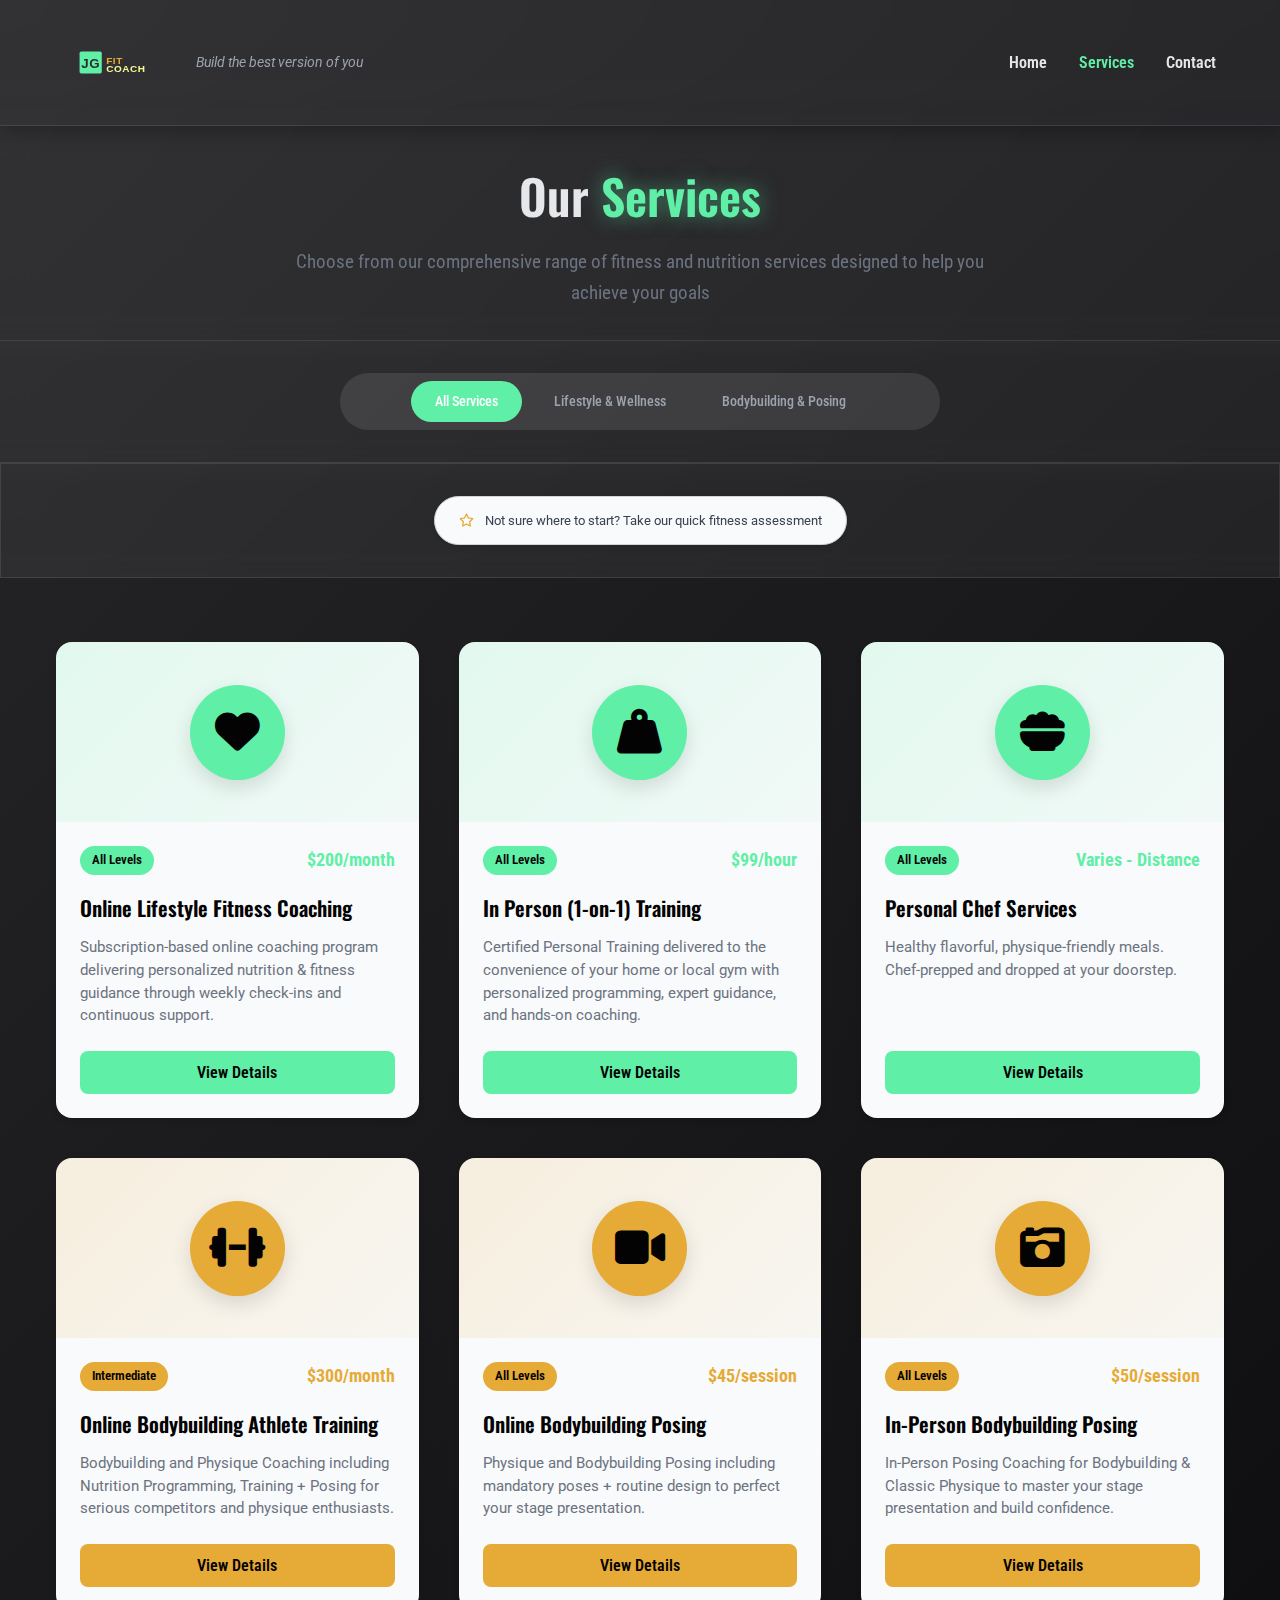
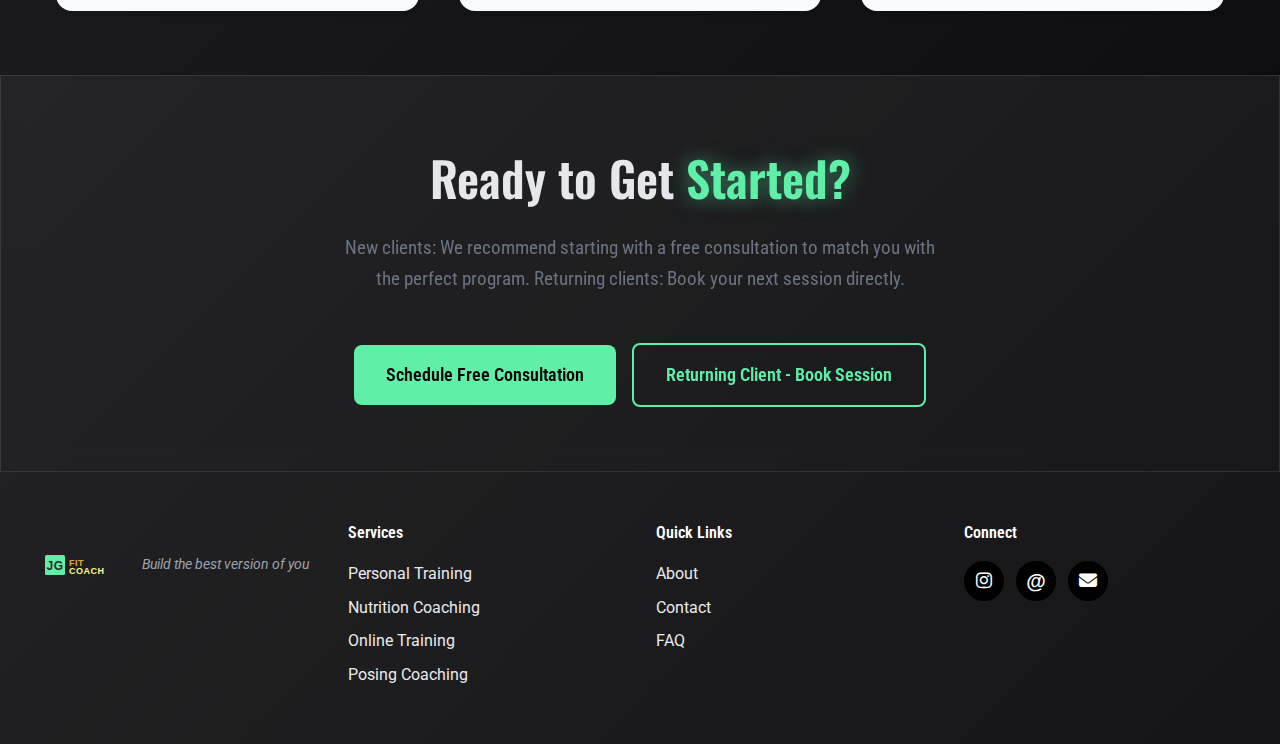
<file: services.html>
<!DOCTYPE html>
<html lang="en">
<head>
    <meta charset="UTF-8">
    <meta name="viewport" content="width=device-width, initial-scale=1.0">
    <title>Services - JG Fit Coach</title>
    <link href="https://fonts.googleapis.com/css2?family=Oswald:wght@200..700&family=Roboto+Condensed:ital,wght@0,100..900;1,100..900&family=Roboto:ital,wght@0,100;0,300;0,400;0,500;0,700;0,900;1,100;1,300;1,400;1,500;1,700;1,900&display=swap" rel="stylesheet">
    <link rel="stylesheet" href="css/styles.css">
    <link rel="stylesheet" href="https://cdnjs.cloudflare.com/ajax/libs/font-awesome/6.4.0/css/all.min.css">
    <style>
        /* Services page specific styles only */
        
        /* Updated Services Grid - Desktop Grid, Mobile List */
        .services-grid {
            display: grid;
            gap: 2rem;
            max-width: 1200px;
            margin: 0 auto;
            
            /* Desktop: 2-3 columns depending on screen size */
            grid-template-columns: repeat(2, 1fr);
        }

        /* Large desktop: 3 columns */
        @media (min-width: 1200px) {
            .services-grid {
                grid-template-columns: repeat(3, 1fr);
                gap: 2.5rem;
            }
        }

        /* Medium desktop: 2 columns */
        @media (min-width: 769px) and (max-width: 1199px) {
            .services-grid {
                grid-template-columns: repeat(2, 1fr);
                gap: 2rem;
            }
        }

        /* Tablet: 2 columns */
        @media (min-width: 640px) and (max-width: 768px) {
            .services-grid {
                grid-template-columns: repeat(2, 1fr);
                gap: 1.5rem;
            }
        }

        /* Mobile: Single column (list view) */
        @media (max-width: 639px) {
            .services-grid {
                grid-template-columns: 1fr;
                gap: 1.5rem;
            }
        }

        .service-card {
            background: #F9FAFB;
            border-radius: 1rem;
            overflow: hidden;
            box-shadow: 0 4px 6px rgba(0,0,0,0.1);
            transition: all 0.3s ease;
            cursor: pointer;
            display: flex;
            flex-direction: column;
            height: 100%; /* All cards same height */
        }

        .service-card:hover {
            box-shadow: 0 8px 25px rgba(0,0,0,0.15);
            transform: translateY(-4px);
        }

        .service-image {
            height: 180px;
            position: relative;
            overflow: hidden;
            display: flex;
            align-items: center;
            justify-content: center;
            transition: all 0.3s ease;
        }

        .service-image.lifestyle-bg {
            background: linear-gradient(135deg, rgba(95, 239, 167, 0.15) 0%, rgba(95, 239, 167, 0.05) 100%);
        }

        .service-image.bodybuilding-bg {
            background: linear-gradient(135deg, rgba(230, 170, 54, 0.15) 0%, rgba(230, 170, 54, 0.05) 100%);
        }

        .service-image span {
            display: none;
        }

        .service-icon {
            position: relative;
            top: auto;
            left: auto;
            width: 95px;
            height: 95px;
            border-radius: 50%;
            display: flex;
            align-items: center;
            justify-content: center;
            font-size: 2.8rem;
            z-index: 10;
            transition: all 0.3s ease;
            box-shadow: 0 8px 20px rgba(0, 0, 0, 0.12);
        }

        .service-card:hover .service-icon {
            transform: scale(1.1);
            box-shadow: 0 12px 28px rgba(0, 0, 0, 0.18);
        }

        .service-icon.lifestyle {
            background: var(--green);
            color: var(--dark);
        }

        .service-icon.bodybuilding {
            background: var(--orange);
            color: var(--dark);
        }

        .service-content {
            padding: 1.5rem;
            display: flex;
            flex-direction: column;
            flex-grow: 1;
        }

        .service-header {
            display: flex;
            justify-content: space-between;
            align-items: center;
            margin-bottom: 1rem;
        }

        .service-level {
            padding: 0.25rem 0.75rem;
            border-radius: 1rem;
            font-size: 0.8rem;
            font-weight: 600;
            font-family: 'Roboto Condensed', sans-serif;
        }

        .service-level.lifestyle {
            background: var(--green);
            color: var(--dark);
        }

        .service-level.bodybuilding {
            background: var(--orange);
            color: var(--dark);
        }

        .service-price {
            font-family: 'Roboto Condensed', sans-serif;
            font-weight: bold;
            font-size: 1.1rem;
        }

        .service-price.lifestyle {
            color: var(--green);
        }

        .service-price.bodybuilding {
            color: var(--orange);
        }

        .service-title {
            font-family: 'Oswald', sans-serif;
            font-size: 1.3rem;
            margin-bottom: 0.75rem;
            color: var(--dark);
        }

        .service-description {
            color: var(--gray-medium);
            margin-bottom: 1.5rem;
            line-height: 1.5;
            font-size: 0.95rem;
            flex-grow: 1; /* Push button to bottom */
        }

        .view-details-btn {
            margin-top: auto; /* Align all buttons at bottom */
            width: 100%;
            padding: 0.75rem;
            border: none;
            border-radius: 0.5rem;
            font-family: 'Roboto Condensed', sans-serif;
            font-weight: 600;
            cursor: pointer;
            transition: all 0.2s;
            font-size: 1rem;
        }

        .view-details-btn.lifestyle {
            background: var(--green);
            color: var(--dark);
        }

        .view-details-btn.lifestyle:hover {
            background: #4ade80;
        }

        .view-details-btn.bodybuilding {
            background: var(--orange);
            color: var(--dark);
        }

        .view-details-btn.bodybuilding:hover {
            background: #F8F991;
        }

        /* Modal Styles for Service Details */
        .modal-header {
            padding: 2rem 2rem 1rem;
            border-bottom: 1px solid #E5E7EB;
        }

        .modal-service-title {
            font-family: 'Oswald', sans-serif;
            font-size: 1.8rem;
            margin-bottom: 0.5rem;
            color: var(--dark);
        }

        .modal-service-price {
            font-family: 'Roboto Condensed', sans-serif;
            font-weight: bold;
            font-size: 1.3rem;
            margin-bottom: 0.5rem;
        }

        .modal-service-price.lifestyle {
            color: var(--green);
        }

        .modal-service-price.bodybuilding {
            color: var(--orange);
        }

        .modal-service-description {
            color: var(--gray-medium);
            line-height: 1.6;
        }

        .modal-content {
            padding: 2rem;
        }

        /* Bodybuilding service modal styling - Orange theme */
        .modal:has(.modal-service-price.bodybuilding) .features-list li::before {
            color: var(--orange);
        }

        .modal:has(.modal-service-price.bodybuilding) .info-item {
            border-left: 3px solid var(--orange);
        }

        .detail-section {
            margin-bottom: 2rem;
        }

        .detail-section h4 {
            font-family: 'Roboto Condensed', sans-serif;
            font-weight: 600;
            color: var(--dark);
            margin-bottom: 1rem;
            font-size: 1.1rem;
        }

        .detail-section p {
            color: var(--gray-medium);
            line-height: 1.6;
            margin-bottom: 1rem;
        }

        .info-grid {
            display: grid;
            grid-template-columns: repeat(auto-fit, minmax(200px, 1fr));
            gap: 1rem;
            margin-bottom: 1.5rem;
        }

        .info-item {
            background: #F9FAFB;
            padding: 1rem;
            border-radius: 0.5rem;
            border-left: 3px solid var(--green);
            color: #6B7280;
        }

        .info-item strong {
            color: var(--dark);
            display: block;
            margin-bottom: 0.25rem;
        }

        .features-list {
            list-style: none;
            margin-bottom: 1.5rem;
        }

        .features-list li {
            padding: 0.4rem 0;
            color: var(--gray-medium);
            line-height: 1.5;
            display: flex;
            align-items: flex-start;
        }

        .features-list li::before {
            content: "✓";
            color: var(--green);
            font-weight: bold;
            margin-right: 0.75rem;
            margin-top: 0.1rem;
            flex-shrink: 0;
        }

        .modal-actions {
            display: flex;
            flex-direction: column;
            gap: 0.75rem;
            margin-top: 2rem;
        }

        @media (min-width: 768px) {
            .modal-actions {
                flex-direction: row;
            }
        }

        .action-btn {
            flex: 1;
            padding: 1rem 1.5rem;
            border-radius: 0.5rem;
            font-family: 'Roboto Condensed', sans-serif;
            font-weight: 600;
            text-decoration: none;
            text-align: center;
            transition: all 0.2s;
            border: 2px solid transparent;
            font-size: 1rem;
            display: flex;
            align-items: center;
            justify-content: center;
            line-height: 1rem;
        }

        .action-btn.primary.lifestyle {
            background: var(--green);
            color: var(--dark);
        }

        .action-btn.primary.lifestyle:hover {
            background: #4ade80;
        }

        .action-btn.primary.bodybuilding {
            background: var(--orange);
            color: var(--dark);
        }

        .action-btn.primary.bodybuilding:hover {
            background: #F8F991;
        }

        .action-btn.secondary.lifestyle {
            background: transparent;
            color: var(--green);
            border-color: var(--green);
        }

        .action-btn.secondary.lifestyle:hover {
            background: var(--green);
            color: var(--dark);
        }

        .action-btn.secondary.bodybuilding {
            background: transparent;
            color: var(--orange);
            border-color: var(--orange);
        }

        .action-btn.secondary.bodybuilding:hover {
            background: var(--orange);
            color: var(--dark);
        }

        .cta-buttons {
            display: flex;
            flex-direction: column;
            gap: 1rem;
            align-items: center;
        }

        @media (min-width: 768px) {
            .cta-buttons {
                flex-direction: row;
                justify-content: center;
            }
        }

        /* Additional Mobile Responsive */
        @media (max-width: 768px) {
            .modal {
                margin: 0.5rem;
                max-height: 95vh;
            }
            
            .modal-header,
            .modal-content {
                padding: 1.5rem;
            }
        }
    </style>
</head>
<body>
    <!-- Header -->
    <header class="header">
        <div class="header-content">
            <div class="logo-section" onclick="location.href='index.html'">
                <div class="logo">
                    <img src="images/jgLogoV6.svg" alt="JG Fit Coach Logo">
                    <span class="logo-fallback">JG</span>
                </div>
                <div class="logo-text">Build the best version of you</div>
            </div>
            
            <nav class="nav">
                <a href="index.html" class="nav-link">Home</a>
                <a href="services.html" class="nav-link active">Services</a>
                <a href="contact.html" class="nav-link">Contact</a>
            </nav>
            
            <!-- Mobile Hamburger Button -->
            <button class="mobile-menu-toggle" onclick="toggleMobileMenu()" aria-label="Toggle navigation menu">
                <span class="hamburger-line"></span>
                <span class="hamburger-line"></span>
                <span class="hamburger-line"></span>
            </button>
        </div>
    </header>

    <!-- Mobile Menu Overlay -->
    <div id="mobile-menu" class="mobile-menu-overlay hidden">
        <div class="mobile-menu">
            <div class="mobile-menu-header">
                <div class="mobile-menu-logo">
                    <img src="images/jgLogoV6.svg" alt="JG Fit Coach Logo">
                    <span class="mobile-logo-fallback">JG</span>
                </div>
                <button class="mobile-menu-close" onclick="toggleMobileMenu()" aria-label="Close navigation menu">
                    <span>✕</span>
                </button>
            </div>
            <nav class="mobile-nav">
                <a href="index.html" class="mobile-nav-link" onclick="toggleMobileMenu()">Home</a>
                <a href="services.html" class="mobile-nav-link" onclick="toggleMobileMenu()">Services</a>
                <a href="contact.html" class="mobile-nav-link" onclick="toggleMobileMenu()">Contact</a>
            </nav>
            <div class="mobile-menu-footer">
                <div class="mobile-social-links">
                    <a href="https://www.instagram.com/joelg_fitness/?hl=en" target="_blank" class="social-link instagram">
                        <i class="fab fa-instagram"></i>
                    </a>
                    <a href="https://www.threads.com/@joelg_fitness" target="_blank" class="social-link threads">
                        @
                    </a>
                    <a href="mailto:joelg831@gmail.com" class="social-link email">
                        <i class="fas fa-envelope"></i>
                    </a>
                </div>
                <p class="mobile-tagline">Build the best version of you</p>
            </div>
        </div>
    </div>

   <!-- Page Title -->
<section class="page-header">
    <div class="container">
        <h1>Our <span class="highlight-green">Services</span></h1>
        <p>Choose from our comprehensive range of fitness and nutrition services designed to help you achieve your goals</p>
    </div>
</section>

    <!-- Filter Buttons -->
    <section class="filter-section">
        <div class="container">
            <div class="filter-buttons">
                <button class="filter-btn active" data-filter="all">All Services</button>
                <button class="filter-btn" data-filter="lifestyle">Lifestyle & Wellness</button>
                <button class="filter-btn" data-filter="bodybuilding">Bodybuilding & Posing</button>
            </div>
        </div>
    </section>

    <!-- Quiz CTA -->
    <div class="section" style="padding: 2rem 1rem; text-align: center; background: rgba(255, 255, 255, 0.05); backdrop-filter: blur(10px); border: 1px solid rgba(255, 255, 255, 0.1);">
        <button onclick="startQuiz()" class="quiz-cta">
            <span style="color: #E6AA36; margin-right: 0.5rem;"><i class="fa-regular fa-star"></i></span>
            <span style="color: #374151;">Not sure where to start? Take our quick fitness assessment</span>
        </button>
    </div>

    <!-- Services Section -->
    <section class="section">
        <div class="container">
            <div class="services-grid">
                <!-- Online Lifestyle Coaching -->
                <div class="service-card lifestyle-service" data-category="lifestyle">
                    <div class="service-image lifestyle-bg">
                        <div class="service-icon lifestyle"><i class="fa-solid fa-heart"></i></div>
                        <span>Service Image</span>
                    </div>
                    <div class="service-content">
                        <div class="service-header">
                            <span class="service-level lifestyle">All Levels</span>
                            <span class="service-price lifestyle">$200/month</span>
                        </div>
                        <h3 class="service-title">Online Lifestyle Fitness Coaching</h3>
                        <p class="service-description">Subscription-based online coaching program delivering personalized nutrition & fitness guidance through weekly check-ins and continuous support.</p>
                        
                        <button class="view-details-btn lifestyle" onclick="openServiceModal('lifestyle-coaching')">
                            View Details
                        </button>
                    </div>
                </div>

                <!-- In-Person Training -->
                <div class="service-card lifestyle-service" data-category="lifestyle">
                    <div class="service-image lifestyle-bg">
                        <div class="service-icon lifestyle"><i class="fa-solid fa-weight-hanging"></i></div>
                        <span>Service Image</span>
                    </div>
                    <div class="service-content">
                        <div class="service-header">
                            <span class="service-level lifestyle">All Levels</span>
                            <span class="service-price lifestyle">$99/hour</span>
                        </div>
                        <h3 class="service-title">In Person (1-on-1) Training</h3>
                        <p class="service-description">Certified Personal Training delivered to the convenience of your home or local gym with personalized programming, expert guidance, and hands-on coaching.</p>
                        
                        <button class="view-details-btn lifestyle" onclick="openServiceModal('in-person-training')">
                            View Details
                        </button>
                    </div>
                </div>

                <!-- Personal Chef Services -->
                <div class="service-card lifestyle-service" data-category="lifestyle">
                    <div class="service-image lifestyle-bg">
                        <div class="service-icon lifestyle"><i class="fa-solid fa-bowl-food"></i></div>
                        <span>Service Image</span>
                    </div>
                    <div class="service-content">
                        <div class="service-header">
                            <span class="service-level lifestyle">All Levels</span>
                            <span class="service-price lifestyle">Varies - Distance</span>
                        </div>
                        <h3 class="service-title">Personal Chef Services</h3>
                        <p class="service-description">Healthy flavorful, physique-friendly meals. Chef-prepped and dropped at your doorstep.</p>
                        
                        <button class="view-details-btn lifestyle" onclick="openServiceModal('personal-chef-services')">
                            View Details
                        </button>
                    </div>
                </div>

                <!-- Online Bodybuilding Coaching -->
                <div class="service-card bodybuilding-service" data-category="bodybuilding">
                    <div class="service-image bodybuilding-bg">
                        <div class="service-icon bodybuilding"><i class="fa-solid fa-dumbbell"></i></div>
                        <span>Service Image</span>
                    </div>
                    <div class="service-content">
                        <div class="service-header">
                            <span class="service-level bodybuilding">Intermediate</span>
                            <span class="service-price bodybuilding">$300/month</span>
                        </div>
                        <h3 class="service-title">Online Bodybuilding Athlete Training</h3>
                        <p class="service-description">Bodybuilding and Physique Coaching including Nutrition Programming, Training + Posing for serious competitors and physique enthusiasts.</p>
                        
                        <button class="view-details-btn bodybuilding" onclick="openServiceModal('bodybuilding-coaching')">
                            View Details
                        </button>
                    </div>
                </div>

                <!-- Virtual Posing Coaching -->
                <div class="service-card bodybuilding-service" data-category="bodybuilding">
                    <div class="service-image bodybuilding-bg">
                        <div class="service-icon bodybuilding"><i class="fa-solid fa-video"></i></div>
                        <span>Service Image</span>
                    </div>
                    <div class="service-content">
                        <div class="service-header">
                            <span class="service-level bodybuilding">All Levels</span>
                            <span class="service-price bodybuilding">$45/session</span>
                        </div>
                        <h3 class="service-title">Online Bodybuilding Posing</h3>
                        <p class="service-description">Physique and Bodybuilding Posing including mandatory poses + routine design to perfect your stage presentation.</p>
                        
                        <button class="view-details-btn bodybuilding" onclick="openServiceModal('virtual-posing')">
                            View Details
                        </button>
                    </div>
                </div>

                <!-- In-Person Posing -->
                <div class="service-card bodybuilding-service" data-category="bodybuilding">
                    <div class="service-image bodybuilding-bg">
                        <div class="service-icon bodybuilding"><i class="fa-solid fa-camera-retro"></i></div>
                        <span>Service Image</span>
                    </div>
                    <div class="service-content">
                        <div class="service-header">
                            <span class="service-level bodybuilding">All Levels</span>
                            <span class="service-price bodybuilding">$50/session</span>
                        </div>
                        <h3 class="service-title">In-Person Bodybuilding Posing</h3>
                        <p class="service-description">In-Person Posing Coaching for Bodybuilding & Classic Physique to master your stage presentation and build confidence.</p>
                        
                        <button class="view-details-btn bodybuilding" onclick="openServiceModal('in-person-posing')">
                            View Details
                        </button>
                    </div>
                </div>
            </div>
        </div>
    </section>

    <!-- CTA Section -->
    <section class="cta-section">
        <div class="container" style="max-width: 800px;">
            <h2 class="section-title">Ready to Get <span class="highlight-green">Started?</span></h2>
            <p class="section-subtitle">New clients: We recommend starting with a free consultation to match you with the perfect program. Returning clients: Book your next session directly.</p>
            
            <div class="cta-buttons">
                <a href="https://calendly.com/jgfitcoach" target="_blank" class="cta-button green">Schedule Free Consultation</a>
                <a href="https://calendly.com/jgfitcoach" target="_blank" class="cta-button" style="background: transparent; border: 2px solid var(--green); color: var(--green);">Returning Client - Book Session</a>
            </div>
        </div>
    </section>

    <!-- Footer -->
    <footer class="footer">
        <div class="footer-content">
            <!-- Column 1: Logo and Slogan -->
            <div class="footer-section">
                <div style="display: flex; align-items: center; margin-bottom: 1rem;">
                    <div class="footer-logo">
                        <img src="images/jgLogoV6.svg" alt="JG Fit Coach Logo">
                        <span class="footer-logo-fallback">JG</span>
                    </div>
                    <div style="color: #9CA3AF; font-style: italic; font-size: 0.9rem;">
                        Build the best version of you
                    </div>
                </div>
            </div>
            
            <!-- Column 2: Services -->
            <div class="footer-section">
                <h4>Services</h4>
                <ul class="footer-links">
                    <li><a href="services.html">Personal Training</a></li>
                    <li><a href="services.html">Nutrition Coaching</a></li>
                    <li><a href="services.html">Online Training</a></li>
                    <li><a href="services.html">Posing Coaching</a></li>
                </ul>
            </div>
            
            <!-- Column 3: Quick Links -->
            <div class="footer-section">
                <h4>Quick Links</h4>
                <ul class="footer-links">
                    <li><a href="index.html">About</a></li>
                    <li><a href="contact.html">Contact</a></li>
                    <li><a href="faq.html">FAQ</a></li>
                </ul>
            </div>
            
            <!-- Column 4: Connect -->
            <div class="footer-section">
                <h4>Connect</h4>
                <div class="social-links">
                    <a href="https://www.instagram.com/joelg_fitness/?hl=en" target="_blank" class="social-link instagram">
                        <i class="fab fa-instagram"></i>
                    </a>
                    <a href="https://www.threads.com/@joelg_fitness" target="_blank" class="social-link threads">
                        @
                    </a>
                    <a href="mailto:joelg831@gmail.com" class="social-link email">
                        <i class="fas fa-envelope"></i>
                    </a>
                </div>
            </div>
        </div>
    </footer>

    <!-- Service Detail Modal -->
    <div id="service-modal" class="modal-overlay hidden">
        <div class="modal">
            <button class="modal-close" onclick="closeServiceModal()">✕</button>
            
            <div class="modal-scrollable">
                <div class="modal-header">
                    <h2 id="modal-title" class="modal-service-title"></h2>
                    <div id="modal-price" class="modal-service-price"></div>
                    <p id="modal-description" class="modal-service-description"></p>
                </div>
                
                <div class="modal-content">
                    <div id="modal-info" class="detail-section">
                        <h4>Service Information</h4>
                        <div class="info-grid" id="info-grid"></div>
                    </div>
                    
                    <div id="modal-included" class="detail-section">
                        <h4>What's Included</h4>
                        <ul class="features-list" id="features-list"></ul>
                    </div>
                    
                    <div id="modal-ideal" class="detail-section">
                        <h4>Ideal For</h4>
                        <p id="ideal-text"></p>
                    </div>
                    
                    <div class="modal-actions">
                        <a href="https://calendly.com/jgfitcoach" target="_blank" id="primary-btn" class="action-btn primary">Schedule Free Consultation</a>
                        <a href="https://calendly.com/jgfitcoach" target="_blank" id="secondary-btn" class="action-btn secondary">I Know What I Need - Book Now</a>
                    </div>
                </div>
            </div>
        </div>
    </div>

    <!-- Quiz Modal -->
    <div id="quiz-modal" class="modal-overlay hidden">
        <div class="modal">
            <button class="modal-close" onclick="closeQuiz()">✕</button>
            
            <div id="quiz-content">
                <div style="margin-bottom: 1.5rem;">
                    <div style="display: flex; justify-content: space-between; align-items: center; margin-bottom: 1rem;">
                        <h3 style="font-family: 'Oswald', sans-serif; font-size: 1.3rem;">Fitness Assessment</h3>
                        <span id="quiz-progress" style="color: #6B7280; font-size: 0.9rem;">1 of 4</span>
                    </div>
                    <div class="progress-bar">
                        <div id="progress-fill" class="progress-fill" style="width: 25%"></div>
                    </div>
                </div>

                <div id="quiz-question" class="quiz-question">What's your primary fitness goal?</div>
                
                <div id="quiz-options" class="quiz-options"></div>
            </div>

            <div id="quiz-result" class="hidden" style="text-align: center;">
                <div id="result-icon" style="width: 64px; height: 64px; border-radius: 50%; margin: 0 auto 1.5rem; display: flex; align-items: center; justify-content: center; color: #F9FAFB; font-size: 2rem;"></div>
                <h3 id="result-title" style="font-family: 'Oswald', sans-serif; font-size: 1.5rem; margin-bottom: 1rem;"></h3>
                <p id="result-description" style="color: #6B7280; margin-bottom: 2rem;"></p>
                <div style="display: flex; flex-direction: column; gap: 0.75rem;">
                    <button id="view-services" class="cta-button" onclick="filterServicesFromQuiz()">View My Recommended Services</button>
                    <button class="cta-button" onclick="window.open('https://calendly.com/jgfitcoach', '_blank')" style="background: transparent; border: 2px solid #5FEFA7; color: #5FEFA7;">Schedule Free Consultation</button>
                </div>
            </div>
        </div>
    </div>

    <script>
        // Quiz functionality
        const quizQuestions = [
            {
                question: "What's your primary fitness goal?",
                options: [
                    { text: "Lose weight and improve overall health", points: { lifestyle: 3, bodybuilding: 1 } },
                    { text: "Build muscle and strength", points: { lifestyle: 2, bodybuilding: 2 } },
                    { text: "Compete in bodybuilding/physique", points: { lifestyle: 0, bodybuilding: 3 } },
                    { text: "Maintain current fitness level", points: { lifestyle: 3, bodybuilding: 0 } }
                ]
            },
            {
                question: "What's your current fitness experience?",
                options: [
                    { text: "Complete beginner", points: { lifestyle: 3, bodybuilding: 1 } },
                    { text: "Some experience (6 months - 2 years)", points: { lifestyle: 2, bodybuilding: 2 } },
                    { text: "Experienced (2+ years)", points: { lifestyle: 1, bodybuilding: 3 } },
                    { text: "Advanced athlete/competitor", points: { lifestyle: 0, bodybuilding: 3 } }
                ]
            },
            {
                question: "How much time can you dedicate to fitness weekly?",
                options: [
                    { text: "2-3 hours per week", points: { lifestyle: 3, bodybuilding: 0 } },
                    { text: "4-6 hours per week", points: { lifestyle: 3, bodybuilding: 1 } },
                    { text: "7-10 hours per week", points: { lifestyle: 2, bodybuilding: 2 } },
                    { text: "10+ hours per week", points: { lifestyle: 1, bodybuilding: 3 } }
                ]
            },
            {
                question: "What type of coaching do you prefer?",
                options: [
                    { text: "Online coaching with flexibility", points: { lifestyle: 3, bodybuilding: 2 } },
                    { text: "In-person hands-on training", points: { lifestyle: 2, bodybuilding: 1 } },
                    { text: "Specialized competition prep", points: { lifestyle: 0, bodybuilding: 3 } },
                    { text: "Mix of online and in-person", points: { lifestyle: 2, bodybuilding: 2 } }
                ]
            }
        ];

        let currentQuestion = 0;
        let quizScores = { lifestyle: 0, bodybuilding: 0 };

        function startQuiz() {
            currentQuestion = 0;
            quizScores = { lifestyle: 0, bodybuilding: 0 };
            
            document.getElementById('quiz-modal').classList.remove('hidden');
            document.getElementById('quiz-content').classList.remove('hidden');
            document.getElementById('quiz-result').classList.add('hidden');
            document.body.style.overflow = 'hidden';
            
            showQuestion();
        }

        function showQuestion() {
            const question = quizQuestions[currentQuestion];
            
            document.getElementById('quiz-question').textContent = question.question;
            document.getElementById('quiz-progress').textContent = `${currentQuestion + 1} of ${quizQuestions.length}`;
            document.getElementById('progress-fill').style.width = `${((currentQuestion + 1) / quizQuestions.length) * 100}%`;
            
            const optionsContainer = document.getElementById('quiz-options');
            optionsContainer.innerHTML = question.options.map((option, index) => `
                <button class="quiz-option" onclick="selectAnswer(${index})">
                    ${option.text}
                </button>
            `).join('');
        }

        function selectAnswer(optionIndex) {
            const question = quizQuestions[currentQuestion];
            const selectedOption = question.options[optionIndex];
            
            quizScores.lifestyle += selectedOption.points.lifestyle;
            quizScores.bodybuilding += selectedOption.points.bodybuilding;
            
            currentQuestion++;
            
            if (currentQuestion < quizQuestions.length) {
                showQuestion();
            } else {
                showResults();
            }
        }

        function showResults() {
            document.getElementById('quiz-content').classList.add('hidden');
            document.getElementById('quiz-result').classList.remove('hidden');
            
            const resultIcon = document.getElementById('result-icon');
            const resultTitle = document.getElementById('result-title');
            const resultDescription = document.getElementById('result-description');
            
            if (quizScores.lifestyle > quizScores.bodybuilding) {
                resultIcon.style.background = 'var(--green)';
                resultIcon.textContent = '🌟';
                resultTitle.textContent = 'Lifestyle & Wellness Coaching';
                resultDescription.textContent = 'Based on your answers, our lifestyle and wellness coaching services would be perfect for helping you achieve your health and fitness goals with a sustainable approach.';
            } else {
                resultIcon.style.background = 'var(--orange)';
                resultIcon.textContent = '🏆';
                resultTitle.textContent = 'Bodybuilding & Posing Services';
                resultDescription.textContent = 'Your responses suggest you\'re ready for serious physique development. Our bodybuilding and posing coaching will help you take your training to the competitive level.';
            }
        }

        function filterServicesFromQuiz() {
            const resultType = quizScores.lifestyle > quizScores.bodybuilding ? 'lifestyle' : 'bodybuilding';
            closeQuiz();
            filterServices(resultType);
            
            document.querySelector('.services-grid').scrollIntoView({ behavior: 'smooth' });
        }

        function closeQuiz() {
            document.getElementById('quiz-modal').classList.add('hidden');
            document.body.style.overflow = '';
        }

        const serviceData = {
            'lifestyle-coaching': {
                title: 'Online Lifestyle Fitness Coaching',
                price: '$200/month',
                description: 'Subscription-based online coaching program delivering personalized nutrition & fitness guidance through weekly check-ins and continuous support.',
                category: 'lifestyle',
                info: [
                    { label: 'Duration', value: 'Until Cancellation (requires 30 day notice)' },
                    { label: 'Format', value: 'Virtual Remote' }
                ],
                features: [
                    'Weekly Check-ins structured to monitor progress',
                    'Personalized Nutrition Programming with tailored meal plans',
                    'Customized Training Plan designed for your fitness level',
                    'Exclusive Messaging Support via email and text',
                    'Ongoing Weekly Adjustments based on your progress'
                ],
                ideal: 'Any individual wanting to increase performance, improve their health, recovery and nutrition habits with the mindset of optimizing longevity and seeking detailed guidance from a Certified Coach.'
            },
            'in-person-training': {
                title: 'In Person (1-on-1) Training',
                price: '$99/hour',
                description: 'Certified Personal Training delivered to the convenience of your home or local gym with personalized programming, expert guidance, and hands-on coaching.',
                category: 'lifestyle',
                info: [
                    { label: 'Duration', value: '1 hour sessions' },
                    { label: 'Format', value: 'In Person Only (Denver Metro Area)' }
                ],
                features: [
                    'Personalized Assessment & Program Design',
                    'Mobility and Functional Training',
                    'Equipment-Flexible Workout Design',
                    'On-Location Training Sessions',
                    'Progress Monitoring & Adjustments',
                    'NASM Certified Nutrition Coaching'
                ],
                ideal: 'A busy professional, parent, or athlete seeking personalized training that fits their schedule and location. Perfect for those who value expertise and appreciate the convenience of customized workouts.'
            },
            'personal-chef-services': {
                title: 'Personal Chef Services',
                price: 'Varies by order',
                description: 'Healthy, flavorful, physique-friendly meals—chef-prepped and dropped at your doorstep.',
                category: 'lifestyle',
                info: [
                    { label: 'Duration', value: 'Weekly Menu Updates, Order by Friday - Delivered Monday' },
                    { label: 'Format', value: 'Denver Metro Area Only' },
                    { label: 'Pricing', value: '2.25x grocery cost + $0.67/mile' }
                ],
                features: [
                    'Fully customized meals based on your goals (cutting, bulking, maintenance)',
                    'Flavor-forward recipes designed by a former Executive Chef & Certified Nutritionist', 
                    'Flexible options: single-day prep or weekly packages',
                    'Transparent pricing and premium ingredient sourcing',
                    'Vacuum sealed, ready-to-heat meals delivered to your door',
                    'Professional food safety standards and allergen awareness',
                    'High-quality, locally sourced ingredients'
                ],
                ideal: 'Busy professionals, physique athletes, and health-conscious individuals who value convenience without compromising nutrition or flavor. Perfect for those who want chef-crafted, macro-aligned meals tailored to their goals and delivered fresh to their door.'
            },
            'bodybuilding-coaching': {
                title: 'Online Bodybuilding Athlete Training',
                price: '$300/month',
                description: 'Bodybuilding and Physique Coaching including Nutrition Programming, Training + Posing for serious competitors and physique enthusiasts.',
                category: 'bodybuilding',
                info: [
                    { label: 'Duration', value: '6 months minimum' },
                    { label: 'Format', value: 'Virtual only' }
                ],
                features: [
                    'Weekly check-ins with personalized video response',
                    'Nutrition Programming based on competition goals',
                    'Periodized Training Plan focused on progressive overload',
                    'Video Exercise Reviews with detailed feedback',
                    'Routine design for stage presentation',
                    'Bloodwork Analysis for optimal performance',
                    'Supplement Guidance and contest prep strategies',
                    'Ongoing Progress Monitoring and support'
                ],
                ideal: 'Any individual pursuing physique enhancement or competition prep, committed to structured training, disciplined nutrition, and continuous improvement. Perfect for both beginners and experienced athletes.'
            },
            'virtual-posing': {
                title: 'Virtual Bodybuilding Posing',
                price: '$45/session',
                description: 'Physique and Bodybuilding Posing including mandatory poses + routine design to perfect your stage presentation.',
                category: 'bodybuilding',
                info: [
                    { label: 'Duration', value: '50 min sessions' },
                    { label: 'Format', value: 'Virtual only' }
                ],
                features: [
                    'Mandatory Pose Breakdown with detailed instruction',
                    'Smooth, confident transitions between poses',
                    'Routine Design & Choreography personalized to your physique',
                    'Real-time video conferencing for detailed feedback'
                ],
                ideal: 'Competitive bodybuilder or classic physique athlete seeking to refine mandatory poses, transitions, and stage presence. Perfect for both novice and seasoned competitors wanting expert feedback.'
            },
            'in-person-posing': {
                title: 'In-Person Bodybuilding Posing',
                price: '$50/session',
                description: 'In-Person Posing Coaching for Bodybuilding & Classic Physique to master your stage presentation and build confidence.',
                category: 'bodybuilding',
                info: [
                    { label: 'Duration', value: '1 hour session' },
                    { label: 'Format', value: 'In-Person (Denver Metro Area)' }
                ],
                features: [
                    'Mandatory Poses breakdown for perfect form',
                    'Smooth Transitions between poses',
                    'Routine Design & Choreography',
                    'Stage Presence and confidence building',
                    'Endurance Practice for competition demands',
                    'Video Analysis & Recording for improvement'
                ],
                ideal: 'Any bodybuilding or classic physique competitor, regardless of experience level. Perfect for first-timers learning fundamentals and seasoned athletes seeking to refine their stage presentation.'
            }
        };

        function filterServices(category = 'all') {
            const filterBtns = document.querySelectorAll('.filter-btn');
            const services = document.querySelectorAll('.service-card');
            
            filterBtns.forEach(btn => btn.classList.remove('active'));
            document.querySelector(`[data-filter="${category}"]`).classList.add('active');
            
            services.forEach(service => {
                if (category === 'all' || service.dataset.category === category) {
                    service.style.display = 'block';
                } else {
                    service.style.display = 'none';
                }
            });
        }

        document.querySelectorAll('.filter-btn').forEach(btn => {
            btn.addEventListener('click', () => {
                filterServices(btn.dataset.filter);
            });
        });

        function openServiceModal(serviceId) {
    const service = serviceData[serviceId];
    if (!service) return;

    document.getElementById('modal-title').textContent = service.title;
    document.getElementById('modal-price').textContent = service.price;
    document.getElementById('modal-description').textContent = service.description;

    const priceEl = document.getElementById('modal-price');
    const primaryBtn = document.getElementById('primary-btn');
    const secondaryBtn = document.getElementById('secondary-btn');
    
    priceEl.className = `modal-service-price ${service.category}`;
    primaryBtn.className = `action-btn primary ${service.category}`;
    secondaryBtn.className = `action-btn secondary ${service.category}`;

    // Set dynamic Calendly links based on service category
    if (service.category === 'lifestyle') {
        primaryBtn.href = 'https://calendly.com/jgfitcoach/new-consult-lifestyle';
        secondaryBtn.href = 'https://calendly.com/jgfitcoach/lifestyle-session';
    } else if (service.category === 'bodybuilding') {
        primaryBtn.href = 'https://calendly.com/jgfitcoach/new-consult-bodybuilding';
        secondaryBtn.href = 'https://calendly.com/jgfitcoach/bodybuilding-session';
    }

    // Update button text for clarity
    primaryBtn.textContent = 'Schedule Free Consultation';
    secondaryBtn.textContent = 'Returning Client - Book Session';

    const infoGrid = document.getElementById('info-grid');
    infoGrid.innerHTML = service.info.map(item => `
        <div class="info-item">
            <strong>${item.label}:</strong>
            ${item.value}
        </div>
    `).join('');

    const featuresList = document.getElementById('features-list');
    featuresList.innerHTML = service.features.map(feature => `
        <li>${feature}</li>
    `).join('');

    document.getElementById('ideal-text').textContent = service.ideal;

    document.getElementById('service-modal').classList.remove('hidden');
    document.body.style.overflow = 'hidden';
}
        function closeServiceModal() {
            document.getElementById('service-modal').classList.add('hidden');
            document.body.style.overflow = '';
        }

        document.getElementById('service-modal').addEventListener('click', (e) => {
            if (e.target.classList.contains('modal-overlay')) {
                closeServiceModal();
            }
        });

        document.addEventListener('keydown', (e) => {
            if (e.key === 'Escape') {
                closeServiceModal();
                closeQuiz();
            }
        });

        document.getElementById('quiz-modal').addEventListener('click', (e) => {
            if (e.target.classList.contains('modal-overlay')) {
                closeQuiz();
            }
        });

        function toggleMobileMenu() {
            const mobileMenu = document.getElementById('mobile-menu');
            const menuToggle = document.querySelector('.mobile-menu-toggle');
            
            if (mobileMenu.classList.contains('hidden')) {
                mobileMenu.classList.remove('hidden');
                menuToggle.classList.add('active');
                document.body.style.overflow = 'hidden';
            } else {
                mobileMenu.classList.add('hidden');
                menuToggle.classList.remove('active');
                document.body.style.overflow = '';
            }
        }

        document.getElementById('mobile-menu').addEventListener('click', (e) => {
            if (e.target.classList.contains('mobile-menu-overlay')) {
                toggleMobileMenu();
            }
        });

        // Check URL for filter parameter on page load
document.addEventListener('DOMContentLoaded', function() {
    const urlParams = new URLSearchParams(window.location.search);
    const filterParam = urlParams.get('filter');
    
    if (filterParam && (filterParam === 'lifestyle' || filterParam === 'bodybuilding')) {
        filterServices(filterParam);
        // Scroll to services section
        document.querySelector('.services-grid').scrollIntoView({ behavior: 'smooth', block: 'start' });
    }
});
    </script>
</body>
</html>
</file>
<file: css/styles.css>
/* Reset and base styles */
* {
    margin: 0;
    padding: 0;
    box-sizing: border-box;
}

body {
    font-family: 'Roboto', sans-serif;
    background: linear-gradient(135deg, #27272a 0%, #18181b 50%, #09090b 100%);
    line-height: 1.6;
    color: #E5E7EB;
}

.hidden {
    display: none !important;
}

/* Typography */
h1, h2, h3, h4, h5, h6 {
    font-family: 'Oswald', sans-serif;
    font-weight: 600;
    color: #E5E7EB;
}

p {
    font-family: 'Roboto', sans-serif;
}

/* Add glow effect to green text in headings */
h1 .highlight-green,
h2 .highlight-green,
h3 .highlight-green,
h4 .highlight-green,
h5 .highlight-green,
h6 .highlight-green {
    text-shadow: 0 0 20px rgba(95, 239, 167, 0.5);
}

/* Color variables */
:root {
    --green: #5FEFA7;
    --orange: #E6AA36;
    --dark: #030303;
    --gray-light: #F7F8F9;
    --gray-medium: #6B7280;
    --gray-dark: #374151;
    --white: #ffffff;
    --card-bg: #F9FAFB;
}

/* Utility classes */
.highlight-green {
    color: var(--green);
}

.highlight-orange {
    color: var(--orange);
}

.container {
    max-width: 1200px;
    margin: 0 auto;
    padding: 0 1rem;
}

/* Header styles */
.header {
    background: rgba(255, 255, 255, 0.05);
    backdrop-filter: blur(20px);
    border-bottom: 1px solid rgba(255, 255, 255, 0.1);
    box-shadow: 0 4px 20px rgba(0, 0, 0, 0.3);
    position: sticky;
    top: 0;
    z-index: 100;
}

.header-content {
    max-width: 1200px;
    margin: 0 auto;
    padding: 0 1.5rem;
    display: flex;
    justify-content: space-between;
    align-items: center;
    height: 125px;
}

/* Header logo section */
.logo-section {
    display: flex;
    align-items: center;
    cursor: pointer;
}

.logo {
    width: 120px;
    height: 115px;
    background: none;
    border-radius: 50%;
    display: flex;
    align-items: center;
    justify-content: center;
    overflow: hidden;
    position: relative;
    flex-shrink: 0;
    transition: all 0.3s;
    cursor: pointer;
    padding: 10px;
    margin-top: 10px;    
    margin-bottom: 10px;
    
}

.logo:hover {
    transform: scale(1.05);
    box-shadow: 0 0 20px rgba(95, 239, 167, 0.5);
}

.logo-text {
    margin-left: 12px;
    color: #9CA3AF;
    font-style: italic;
    font-size: 14px;
    line-height: 1.2;
    align-self: center;
}

.logo img {
    width: 100%;
    height: 100%;
    object-fit: contain;
    object-position: center center;
    transform: scale(1);
}

/* Fallback text (shows if image fails to load) */
.logo-fallback {
    font-family: 'Oswald', sans-serif;
    font-weight: bold;
    color: white;
    font-size: 24px;
    display: none;
}

/* Show fallback if image fails */
.logo img:not([src]) + .logo-fallback,
.logo img[src=""] + .logo-fallback {
    display: block;
}

/* Desktop Navigation */
.nav {
    display: none;
    gap: 2rem;
}

@media (min-width: 768px) {
    .nav {
        display: flex;
    }
}

.nav-link {
    font-family: 'Roboto Condensed', sans-serif;
    font-weight: 600;
    color: #E5E7EB;
    text-decoration: none;
    cursor: pointer;
    transition: color 0.2s;
    position: relative;
}

.nav-link:hover {
    color: var(--green);
}

.nav-link::after {
    content: '';
    position: absolute;
    bottom: -5px;
    left: 0;
    width: 0;
    height: 2px;
    background: var(--green);
    transition: width 0.3s;
}

.nav-link:hover::after {
    width: 100%;
}

.nav-link.active {
    color: var(--green);
    font-weight: 600;
}

.nav-link.active::after {
    content: '';
    position: absolute;
    bottom: -8px;
    left: 0;
    right: 0;
    height: 2px;
    background: var(--green);
}

/* Mobile Menu Toggle (Hamburger) */
.mobile-menu-toggle {
    display: flex;
    flex-direction: column;
    justify-content: center;
    align-items: center;
    width: 40px;
    height: 40px;
    background: none;
    border: none;
    cursor: pointer;
    padding: 8px;
    border-radius: 4px;
    transition: background 0.2s;
}

.mobile-menu-toggle:hover {
    background: rgba(243, 244, 246, 0.1);
}

.hamburger-line {
    width: 24px;
    height: 2px;
    background: #E5E7EB;
    margin: 2px 0;
    transition: all 0.3s ease;
    border-radius: 2px;
}

.mobile-menu-toggle.active .hamburger-line:nth-child(1) {
    transform: rotate(45deg) translate(5px, 5px);
}

.mobile-menu-toggle.active .hamburger-line:nth-child(2) {
    opacity: 0;
}

.mobile-menu-toggle.active .hamburger-line:nth-child(3) {
    transform: rotate(-45deg) translate(7px, -6px);
}

/* Hide mobile menu toggle on desktop */
@media (min-width: 768px) {
    .mobile-menu-toggle {
        display: none;
    }
}

/* Mobile Menu Overlay */
.mobile-menu-overlay {
    position: fixed;
    top: 0;
    left: 0;
    width: 100%;
    height: 100%;
    background: rgba(0, 0, 0, 0.5);
    z-index: 999;
    transition: opacity 0.3s ease;
}

.mobile-menu-overlay.hidden {
    opacity: 0;
    pointer-events: none;
}

.mobile-menu {
    position: fixed;
    top: 0;
    right: 0;
    width: 280px;
    height: 100%;
    background: var(--card-bg);
    box-shadow: -2px 0 10px rgba(0, 0, 0, 0.1);
    transform: translateX(100%);
    transition: transform 0.3s ease;
    display: flex;
    flex-direction: column;
}

.mobile-menu-overlay:not(.hidden) .mobile-menu {
    transform: translateX(0);
}

.mobile-menu-header {
    display: flex;
    justify-content: space-between;
    align-items: center;
    padding: 1rem 1.5rem;
    border-bottom: 1px solid #E5E7EB;
}

.mobile-menu-logo {
    width: 40px;
    height: 40px;
    border-radius: 50%;
    overflow: hidden;
    display: flex;
    align-items: center;
    justify-content: center;
}

.mobile-menu-logo img {
    width: 100%;
    height: 100%;
    object-fit: contain;
}

.mobile-logo-fallback {
    font-family: 'Oswald', sans-serif;
    font-weight: bold;
    color: white;
    font-size: 16px;
    background: var(--green);
    width: 100%;
    height: 100%;
    border-radius: 50%;
    display: none;
    align-items: center;
    justify-content: center;
}

.mobile-menu-close {
    width: 36px;
    height: 36px;
    border: none;
    background: #F3F4F6;
    border-radius: 50%;
    display: flex;
    align-items: center;
    justify-content: center;
    cursor: pointer;
    font-size: 18px;
    color: var(--gray-dark);
    transition: background 0.2s;
}

.mobile-menu-close:hover {
    background: #E5E7EB;
}

.mobile-nav {
    flex: 1;
    padding: 2rem 0;
    display: flex;
    flex-direction: column;
}

.mobile-nav-link {
    display: block;
    padding: 1rem 1.5rem;
    color: var(--gray-dark);
    text-decoration: none;
    font-family: 'Roboto Condensed', sans-serif;
    font-weight: 500;
    font-size: 1.1rem;
    border-bottom: 1px solid #F3F4F6;
    transition: all 0.2s;
}

.mobile-nav-link:hover {
    background: #F9FAFB;
    color: var(--green);
    padding-left: 2rem;
}

.mobile-nav-link.active {
    background: var(--green);
    color: white;
}

.mobile-menu-footer {
    padding: 1.5rem;
    border-top: 1px solid #E5E7EB;
    text-align: center;
}

.mobile-social-links {
    display: flex;
    justify-content: center;
    gap: 1rem;
    margin-bottom: 1rem;
}

.mobile-tagline {
    color: var(--gray-medium);
    font-style: italic;
    font-size: 0.9rem;
    margin: 0;
}

/* Hide mobile menu on desktop */
@media (min-width: 768px) {
    .mobile-menu-overlay {
        display: none !important;
    }
}

/* Mobile header adjustments */
@media (max-width: 767px) {
    .header-content {
        height: 70px;
        padding: 0 1rem;
    }
    
    .logo {
        width: 120px;
        height: 120px;
    }
    
    .logo-text {
        display: none;
    }
}

/* Social Links */
.social-link i {
    color: white !important;
}

.social-links {
    display: flex;
    gap: 12px;
    align-items: center;
}

.social-link {
    width: 40px;
    height: 40px;
    border-radius: 50%;
    display: flex;
    align-items: center;
    justify-content: center;
    text-decoration: none;
    transition: all 0.3s ease;
    font-size: 18px;
    background: #000000;
    color: white !important;
    border: 2px solid #000000;
}

.social-link:hover {
    background: #5FEFA7;
    border-color: #5FEFA7;
    color: white;
    transform: scale(1.1);
}

.social-link.instagram,
.social-link.threads,
.social-link.email {
    background: #000000 !important;
}

.social-link.threads {
    font-weight: bold;
    font-size: 20px;
    font-family: Arial, sans-serif;
}

/* HERO SECTION - CONSOLIDATED */
.hero {
    position: relative;
    min-height: 100vh;
    background: var(--dark);
    overflow: hidden;
}

.hero-background {
    position: absolute;
    width: 100%;
    height: 100%;
    top: 0;
    left: 0;
}

.hero-background img {
    width: 100%;
    height: 100%;
    object-fit: cover;
    filter: brightness(0.5);
}

.hero-overlay {
    position: absolute;
    width: 100%;
    height: 100%;
    top: 0;
    left: 0;
    background: linear-gradient(to right, rgba(0,0,0,0.7) 0%, rgba(0,0,0,0.3) 50%, rgba(0,0,0,0.6) 100%);
}

.hero-content {
    position: relative;
    z-index: 2;
    max-width: 1400px;
    margin: 0 auto;
    padding: 6rem 2rem 3rem;
    min-height: 100vh;
    display: flex;
    align-items: center;
}

.hero-grid {
    display: grid;
    grid-template-columns: 1fr;
    gap: 2rem;
    width: 100%;
}

@media (min-width: 768px) {
    .hero-grid {
        grid-template-columns: 1fr 1fr;
        align-items: center;
        gap: 3rem;
    }
}

.hero-left {
    color: white;
}

.hero-title {
    font-family: 'Oswald', sans-serif;
    font-size: clamp(2.5rem, 5vw, 4.5rem);
    font-weight: 700;
    line-height: 1.1;
    margin-bottom: 1.5rem;
}

.hero-title .highlight-green {
    text-shadow: 0 0 20px rgba(95, 239, 167, 0.5);
}

.hero-subtitle {
    font-family: 'Roboto Condensed', sans-serif;
    font-size: clamp(1.1rem, 2vw, 1.3rem);
    line-height: 1.6;
    margin-bottom: 2.5rem;
    color: #E5E7EB;
}

.hero-cta {
    display: inline-block;
    padding: 1.2rem 2.5rem;
    background: var(--green);
    color: var(--dark);
    text-decoration: none;
    font-family: 'Roboto Condensed', sans-serif;
    font-weight: 700;
    font-size: 1.1rem;
    border-radius: 0.5rem;
    transition: all 0.3s ease;
    box-shadow: 0 4px 15px rgba(95, 239, 167, 0.3);
}

.hero-cta:hover {
    transform: translateY(-3px);
    box-shadow: 0 8px 25px rgba(95, 239, 167, 0.5);
    background: #4ade80;
}

/* Hero Cards */
.hero-cards {
    display: grid;
    grid-template-columns: 1fr;
    gap: 1.5rem;
}

@media (min-width: 640px) {
    .hero-cards {
        grid-template-columns: repeat(2, 1fr);
    }
}

.value-card {
    position: relative;
    background: linear-gradient(135deg, #ffffff 0%, #f8f9fa 100%);
    backdrop-filter: blur(10px);
    border-radius: 1.5rem;
    padding: 2rem 1.5rem;
    text-align: center;
    box-shadow: 
        0 10px 30px rgba(0,0,0,0.2),
        0 1px 3px rgba(0,0,0,0.1);
    transition: all 0.4s cubic-bezier(0.4, 0, 0.2, 1);
    border-left: 6px solid transparent;
    overflow: hidden;
}

.value-card::before {
    content: '';
    position: absolute;
    top: 0;
    left: 0;
    right: 0;
    bottom: 0;
    background-image: 
        radial-gradient(circle at 20% 50%, rgba(0,0,0,0.03) 0%, transparent 50%),
        radial-gradient(circle at 80% 80%, rgba(0,0,0,0.02) 0%, transparent 50%);
    pointer-events: none;
}

.value-card:hover {
    transform: translateY(-12px) scale(1.02);
    box-shadow: 
        0 20px 40px rgba(0,0,0,0.3),
        0 5px 10px rgba(0,0,0,0.15);
}

.value-card.green {
    border-left-color: var(--green);
}

.value-card.orange {
    border-left-color: var(--orange);
}

.value-card.green:hover {
    background: linear-gradient(135deg, #f0fdf9 0%, #f8f9fa 100%);
    border-left-width: 8px;
}

.value-card.orange:hover {
    background: linear-gradient(135deg, #fffbf0 0%, #f8f9fa 100%);
    border-left-width: 8px;
}

.card-icon {
    width: 80px;
    height: 80px;
    margin: 0 auto 1rem;
    border-radius: 50%;
    display: flex;
    align-items: center;
    justify-content: center;
    font-size: 2rem;
    color: white;
    transition: all 0.4s ease;
    position: relative;
}

.value-card.green .card-icon {
    background: var(--green);
    color: var(--dark);
    box-shadow: 
        0 8px 20px rgba(95, 239, 167, 0.4),
        0 0 30px rgba(95, 239, 167, 0.2),
        inset 0 -2px 10px rgba(255,255,255,0.3);
}

.value-card.orange .card-icon {
    background: var(--orange);
    color: var(--dark);
    box-shadow: 
        0 8px 20px rgba(230, 170, 54, 0.4),
        0 0 30px rgba(230, 170, 54, 0.2),
        inset 0 -2px 10px rgba(255,255,255,0.3);
}

.value-card:hover .card-icon {
    transform: scale(1.1) rotate(5deg);
}

.value-card.green:hover .card-icon {
    box-shadow: 
        0 12px 30px rgba(95, 239, 167, 0.6),
        0 0 50px rgba(95, 239, 167, 0.3),
        inset 0 -2px 10px rgba(255,255,255,0.3);
}

.value-card.orange:hover .card-icon {
    box-shadow: 
        0 12px 30px rgba(230, 170, 54, 0.6),
        0 0 50px rgba(230, 170, 54, 0.3),
        inset 0 -2px 10px rgba(255,255,255,0.3);
}

.card-title {
    font-family: 'Oswald', sans-serif;
    font-size: 1.5rem;
    font-weight: 700;
    color: var(--dark);
    margin-bottom: 0.5rem;
}

.card-subtitle {
    font-family: 'Roboto Condensed', sans-serif;
    font-size: 1rem;
    font-weight: 600;
    color: #6B7280;
    margin-bottom: 0.75rem;
}

.card-description {
    font-size: 0.9rem;
    color: #6B7280;
    line-height: 1.5;
}

/* Hero mobile adjustments */
@media (max-width: 767px) {
    .hero-content {
        padding: 5rem 1.5rem 2rem;
        min-height: auto;
    }
    
    .hero-title {
        font-size: 2rem;
        margin-bottom: 1rem;
    }
    
    .hero-subtitle {
        font-size: 1rem;
        margin-bottom: 1.5rem;
    }
    
    .hero-cta {
        padding: 1rem 2rem;
        font-size: 1rem;
    }
}

/* Mobile value cards */
@media (max-width: 639px) {
    .hero-cards {
        grid-template-columns: 1fr;
        gap: 1rem;
    }
    
    .value-card {
        padding: 1.5rem 1rem;
    }
    
    .card-icon {
        width: 70px;
        height: 70px;
        font-size: 1.75rem;
        margin-bottom: 0.75rem;
    }
    
    .card-title {
        font-size: 1.25rem;
    }
    
    .card-subtitle {
        font-size: 0.9rem;
    }
    
    .card-description {
        font-size: 0.85rem;
    }
}

/* Tablet adjustments */
@media (min-width: 640px) and (max-width: 767px) {
    .hero-cards {
        grid-template-columns: repeat(2, 1fr);
        gap: 1rem;
    }
    
    .value-card {
        padding: 1.75rem 1.25rem;
    }
}

/* Small mobile phones */
@media (max-width: 380px) {
    .hero-content {
        padding: 4rem 1rem 2rem;
    }
    
    .hero-title {
        font-size: 1.75rem;
    }
}



/* Services Page  */
/* Page Header - Simple title section for non-homepage pages */
.page-header {
    padding: 2rem 1rem;
    text-align: center;
    background: rgba(255, 255, 255, 0.05);
    backdrop-filter: blur(10px);
    border-bottom: 1px solid rgba(255, 255, 255, 0.1);
}

.page-header h1 {
    font-family: 'Oswald', sans-serif;
    font-size: clamp(2rem, 4vw, 3rem);
    margin-bottom: 0.75rem;
    color: #E5E7EB;
}

.page-header p {
    font-family: 'Roboto Condensed', sans-serif;
    font-size: clamp(1rem, 2vw, 1.2rem);
    color: var(--gray-medium);
    max-width: 700px;
    margin: 0 auto;
    line-height: 1.6;
}

@media (max-width: 768px) {
    .page-header {
        padding: 1.5rem 1rem;
    }
}

/* Filter Section */
.filter-section {
    background: rgba(255, 255, 255, 0.05);
    backdrop-filter: blur(10px);
    padding: 2rem 1rem;
    border-bottom: 1px solid rgba(255, 255, 255, 0.1);
}

.filter-buttons {
    display: flex;
    justify-content: center;
    flex-wrap: wrap;
    gap: 0.5rem;
    background: rgba(255, 255, 255, 0.1);
    padding: 0.5rem;
    border-radius: 2rem;
    max-width: 600px;
    margin: 0 auto;
}

.filter-btn {
    padding: 0.75rem 1.5rem;
    border: none;
    border-radius: 1.5rem;
    background: transparent;
    color: #9CA3AF;
    font-family: 'Roboto Condensed', sans-serif;
    font-weight: 500;
    cursor: pointer;
    transition: all 0.2s;
    font-size: 0.9rem;
}

.filter-btn:hover {
    color: #E5E7EB;
}

.filter-btn.active {
    background: var(--green);
    color: white;
}

@media (max-width: 768px) {
    .filter-buttons {
        flex-direction: column;
        align-items: stretch;
        max-width: 300px;
    }
    
    .filter-btn {
        width: 100%;
    }
}

/* Buttons */
.cta-button {
    font-family: 'Roboto Condensed', sans-serif;
    font-weight: 600;
    padding: 1rem 2rem;
    background: var(--orange);
    color: var(--dark);
    border: none;
    border-radius: 0.5rem;
    cursor: pointer;
    transition: all 0.2s;
    text-decoration: none;
    display: inline-block;
    font-size: 1.1rem;
}

.cta-button:hover {
    background: #F8F991;
    transform: translateY(-2px);
    box-shadow: 0 4px 12px rgba(0,0,0,0.15);
}

.cta-button.green {
    background: var(--green);
    color: var(--dark);
}

.cta-button.green:hover {
    background: #4ade80;
}

.cta-button.green-outline {
    background: transparent;
    color: var(--green);
    border: 2px solid var(--green);
}

.cta-button.green-outline:hover {
    background: var(--green);
    color: var(--dark);
}

.cta-button.orange-outline {
    background: transparent;
    border: 2px solid var(--orange);
    color: var(--orange);
    transition: all 0.3s ease;
}

.cta-button.orange-outline:hover {
    background: #F8F991;
    color: var(--dark);
    border-color: #F8F991;
}

/* Quiz CTA */
.quiz-cta {
    background: var(--card-bg);
    border: 1px solid #D1D5DB;
    border-radius: 2rem;
    padding: 1rem 1.5rem;
    cursor: pointer;
    transition: all 0.2s;
    box-shadow: 0 2px 4px rgba(0,0,0,0.1);
    font-family: 'Roboto', sans-serif;
}

.quiz-cta:hover {
    box-shadow: 0 4px 12px rgba(0,0,0,0.15);
    transform: translateY(-1px);
}

/* Section styles */
.section {
    padding: 4rem 1rem;
}

.section-title {
    font-family: 'Oswald', sans-serif;
    font-size: clamp(2rem, 4vw, 3rem);
    text-align: center;
    margin-bottom: 1rem;
    color: #E5E7EB;
}

.section-subtitle {
    font-family: 'Roboto Condensed', sans-serif;
    font-size: 1.2rem;
    text-align: center;
    color: var(--gray-medium);
    margin-bottom: 3rem;
    max-width: 600px;
    margin-left: auto;
    margin-right: auto;
}

.divider {
    width: 100px;
    height: 4px;
    background: var(--green);
    margin: 0 auto 3rem;
}

/* About section */
.about-section {
    background: rgba(255, 255, 255, 0.05);
    backdrop-filter: blur(10px);
    border: 1px solid rgba(255, 255, 255, 0.1);
}

.about-content {
    display: grid;
    grid-template-columns: 1fr;
    gap: 3rem;
    align-items: center;
}

@media (min-width: 768px) {
    .about-content {
        grid-template-columns: 1fr 1fr;
    }
}

.about-text h3 {
    font-family: 'Oswald', sans-serif;
    font-size: 2.5rem;
    color: var(--green);
    margin-bottom: 1.5rem;
}

.about-text p {
    font-size: 1.1rem;
    line-height: 1.8;
    color: #D1D5DB;
    margin-bottom: 1.5rem;
}

.credentials {
    display: flex;
    flex-wrap: wrap;
    gap: 1rem;
    margin-bottom: 2rem;
}

.credential-tag {
    background: var(--orange);
    color: var(--dark);
    padding: 0.5rem 1rem;
    border-radius: 2rem;
    font-family: 'Roboto Condensed', sans-serif;
    font-weight: 600;
    font-size: 0.9rem;
}

.qualifications {
    list-style: none;
}

.qualifications li {
    display: flex;
    align-items: center;
    margin-bottom: 0.75rem;
    color: #D1D5DB;
}

.qualifications li::before {
    content: "★";
    color: var(--green);
    font-size: 1.2rem;
    margin-right: 0.75rem;
}

.about-image {
    width: 100%;
    background: #EBEBEC;
    border-radius: 1rem;
    overflow: hidden;
    display: flex;
    align-items: center;
    justify-content: center;
    min-height: 400px;
}

.about-image img {
    width: 100%;
    height: 100%;
    object-fit: contain; /* Changed from 'cover' to 'contain' to show full image */
    object-position: center;
}

/* Responsive adjustments for about section */
@media (min-width: 768px) {
    .about-image {
        min-height: 500px;
        max-height: 600px;
    }
}

@media (max-width: 767px) {
    .about-content {
        grid-template-columns: 1fr;
    }
    
    .about-image {
        min-height: 400px;
        max-height: 500px;
        order: -1; /* Put image above text on mobile */
    }
}

/* For very large screens */
@media (min-width: 1200px) {
    .about-image {
        min-height: 550px;
        max-height: 650px;
    }
}

.placeholder {
    color: var(--gray-medium);
    font-size: 1.1rem;
}

/* Cards */
.cards-grid {
    display: grid;
    grid-template-columns: repeat(auto-fit, minmax(300px, 1fr));
    gap: 2rem;
    margin-bottom: 3rem;
}

.card {
    background: #F9FAFB;
    border-radius: 1rem;
    overflow: hidden;
    box-shadow: 0 4px 6px rgba(0,0,0,0.1);
    transition: all 0.3s;
    cursor: pointer;
}

.card:hover {
    transform: translateY(-8px);
    box-shadow: 0 20px 25px rgba(0,0,0,0.1);
}

.card-image {
    height: 200px;
    background: linear-gradient(135deg, var(--green), #4ade80);
    display: flex;
    align-items: center;
    justify-content: center;
    font-size: 4rem;
    color: white;
}

.card-image.bodybuilding {
    background: linear-gradient(135deg, #1f2937, var(--dark));
    color: var(--orange);
}

.card-content {
    padding: 2rem;
}

.card-features {
    list-style: none;
    margin-bottom: 2rem;
}

.card-features li {
    padding: 0.25rem 0;
    color: var(--gray-medium);
    font-size: 0.9rem;
}

.card-features li::before {
    content: "•";
    color: var(--green);
    font-weight: bold;
    margin-right: 0.5rem;
}

.card-button {
    width: 100%;
    padding: 0.75rem;
    border: none;
    border-radius: 0.5rem;
    font-family: 'Roboto Condensed', sans-serif;
    font-weight: 600;
    cursor: pointer;
    transition: all 0.2s;
}

.card-button.green {
    background: var(--green);
    color: var(--dark);
}

.card-button.green:hover {
    background: #4ade80;
}

.card-button.orange {
    background: var(--orange);
    color: var(--dark);
}

.card-button.orange:hover {
    background: #F8F991;
}

/* Testimonials */
.testimonials {
    background: rgba(255, 255, 255, 0.05);
    backdrop-filter: blur(10px);
    border: 1px solid rgba(255, 255, 255, 0.1);
    padding: 4rem 1rem;
}

.testimonials .container {
    position: relative;
    padding: 0 4rem;
}

.testimonials-carousel {
    position: relative;
    max-width: 900px;
    margin: 0 auto;
    overflow: visible;
    border-radius: 1rem;
}

.testimonials-container {
    position: relative;
    width: 100%;
    height: 400px;
}

.testimonial-slide {
    position: absolute;
    top: 0;
    left: 0;
    width: 100%;
    opacity: 0;
    transition: opacity 0.5s ease-in-out;
    z-index: 1;
}

.testimonial-slide.active {
    opacity: 1;
    z-index: 2;
}

.testimonial {
    background: #F9FAFB;
    border-radius: 1rem;
    padding: 2rem;
    box-shadow: 0 4px 6px rgba(0,0,0,0.05);
    margin: 0 1rem;
    height: 360px;
    display: flex;
    flex-direction: column;
    justify-content: space-between;
}

.testimonial-header {
    display: flex;
    align-items: center;
    margin-bottom: 1.5rem;
}

.testimonial-photo {
    width: 64px;
    height: 64px;
    border-radius: 50%;
    background: #EBEBEC;
    margin-right: 1rem;
    overflow: hidden;
    display: flex;
    align-items: center;
    justify-content: center;
    flex-shrink: 0;
}

.testimonial-photo img {
    width: 100%;
    height: 100%;
    object-fit: cover;
}

.testimonial-placeholder {
    color: var(--gray-medium);
    font-weight: bold;
    font-size: 1.2rem;
}

.testimonial-info h4 {
    font-family: 'Roboto Condensed', sans-serif;
    font-weight: bold;
    color: var(--dark);
    margin-bottom: 0.25rem;
}

.testimonial-info p {
    color: var(--gray-medium);
    font-size: 0.9rem;
}

.testimonial-quote {
    color: var(--gray-dark);
    line-height: 1.7;
    margin-bottom: 1.5rem;
    font-style: italic;
    flex-grow: 1;
}

.stars {
    display: flex;
    gap: 0.25rem;
}

.star {
    color: var(--orange);
    font-size: 1.2rem;
}

.testimonials-nav {
    position: absolute;
    top: 50%;
    transform: translateY(-50%);
    background: rgba(255, 255, 255, 0.9);
    border: none;
    color: var(--green);
    width: 50px;
    height: 50px;
    border-radius: 50%;
    display: flex;
    align-items: center;
    justify-content: center;
    cursor: pointer;
    transition: all 0.3s ease;
    z-index: 10;
    box-shadow: 0 4px 12px rgba(0, 0, 0, 0.15);
}

.testimonials-nav:hover {
    background: #F9FAFB;
    transform: translateY(-50%) scale(1.1);
    box-shadow: 0 6px 20px rgba(0, 0, 0, 0.2);
}

.testimonials-nav.prev {
    left: -50px;
}

.testimonials-nav.next {
    right: -50px;
}

.testimonials-nav span {
    font-size: 24px;
    font-weight: bold;
}

.testimonials-indicators {
    display: flex;
    justify-content: center;
    gap: 10px;
    margin-top: 2rem;
}

.testimonial-indicator {
    width: 12px;
    height: 12px;
    border-radius: 50%;
    border: 2px solid var(--gray-medium);
    background: transparent;
    cursor: pointer;
    transition: all 0.3s ease;
}

.testimonial-indicator:hover {
    border-color: var(--green);
    transform: scale(1.2);
}

.testimonial-indicator.active {
    background: var(--green);
    border-color: var(--green);
}

@media (max-width: 768px) {
    .testimonials .container {
        padding: 0 3rem;
    }
    
    .testimonials-nav {
        width: 40px;
        height: 40px;
    }
    
    .testimonials-nav span {
        font-size: 20px;
    }
    
    .testimonials-nav.prev {
        left: -30px;
    }
    
    .testimonials-nav.next {
        right: -30px;
    }
    
    .testimonial {
        margin: 0 0.5rem;
        padding: 1.5rem;
        min-height: 300px;
    }
    
    .testimonial-indicator {
        width: 10px;
        height: 10px;
    }
}

@media (max-width: 480px) {
    .testimonials .container {
        padding: 0 2rem;
    }
    
    .testimonials-nav.prev {
        left: -15px;
    }
    
    .testimonials-nav.next {
        right: -15px;
    }
    
    .testimonial {
        margin: 0;
        min-height: 320px;
    }
}

/* Stats section */
.stats {
    background: rgba(255, 255, 255, 0.05);
    backdrop-filter: blur(10px);
    border: 1px solid rgba(255, 255, 255, 0.1);
    text-align: center;
}

.stats-grid {
    display: grid;
    gap: 2rem;
    grid-template-columns: 1fr;
}

@media (min-width: 640px) and (max-width: 1023px) {
    .stats-grid {
        grid-template-columns: repeat(2, 1fr);
    }
}

@media (min-width: 1024px) {
    .stats-grid {
        grid-template-columns: repeat(4, 1fr);
    }
}

.stat {
    padding: 1rem;
}

.stat-number {
    font-family: 'Oswald', sans-serif;
    font-size: 3rem;
    color: var(--green);
    font-weight: bold;
}

.stat-label {
    color: var(--gray-medium);
    font-size: 1rem;
}

/* CTA Section */
.cta-section {
    background: rgba(255, 255, 255, 0.05);
    backdrop-filter: blur(10px);
    border: 1px solid rgba(255, 255, 255, 0.1);
    padding: 4rem 1rem;
}

.cta-cards {
    display: grid;
    grid-template-columns: repeat(auto-fit, minmax(300px, 1fr));
    gap: 2rem;
    max-width: 900px;
    margin: 0 auto;
}

.cta-card {
    background: #F9FAFB;
    border-radius: 1rem;
    overflow: hidden;
    box-shadow: 0 4px 6px rgba(0,0,0,0.1);
    transition: all 0.3s ease;
    display: flex;
    flex-direction: column;
}

.cta-card:hover {
    transform: translateY(-8px);
    box-shadow: 0 12px 25px rgba(0,0,0,0.15);
}

.cta-icon {
    height: 120px;
    display: flex;
    align-items: center;
    justify-content: center;
    font-size: 3rem;
}

.cta-icon i {
    color: white;
    width: 70px;
    height: 70px;
    background: rgba(255, 255, 255, 0.2);
    border-radius: 50%;
    display: flex;
    align-items: center;
    justify-content: center;
}

.cta-card-content {
    padding: 2rem;
    flex-grow: 1;
    display: flex;
    flex-direction: column;
}

.cta-card h3 {
    font-family: 'Oswald', sans-serif;
    font-size: 1.5rem;
    margin-bottom: 1rem;
    color: var(--dark);
}

.cta-card p {
    color: var(--gray-medium);
    line-height: 1.6;
    margin-bottom: 2rem;
    flex-grow: 1;
}

.cta-card .cta-button {
    width: 100%;
    text-align: center;
    padding: 1rem;
    margin-top: auto;
}

@media (max-width: 768px) {
    .cta-cards {
        grid-template-columns: 1fr;
        gap: 1.5rem;
    }
}

/* Quiz modal */
.modal-overlay {
    position: fixed;
    inset: 0;
    background: rgba(0,0,0,0.5);
    display: flex;
    align-items: center;
    justify-content: center;
    z-index: 1000;
    padding: 1rem;
}

.modal {
    background: #F9FAFB;
    border-radius: 1rem;
    max-width: 500px;
    width: 100%;
    padding: 2rem;
    position: relative;
    max-height: 90vh;
    overflow: hidden;
    display: flex;
    flex-direction: column;
}

.modal-scrollable {
    overflow-y: auto;
    padding: 2rem;
    flex: 1;
}

.modal-close {
    position: absolute;
    top: 1rem;
    right: 1rem;
    background: #F3F4F6;
    border: none;
    border-radius: 50%;
    width: 40px;
    height: 40px;
    cursor: pointer;
    display: flex;
    align-items: center;
    justify-content: center;
    transition: background 0.2s;
    font-size: 1.2rem;
}

.modal-close:hover {
    background: #E5E7EB;
}


.modal h3 {
    color: var(--dark) !important;
}

#quiz-progress {
    margin-right: 2rem; /* Give space for the X button */
}

.modal-close {
    z-index: 10; /* Ensure X is on top */
}

/* Better spacing for quiz modal header */
#quiz-content > div:first-child {
    padding-right: 2.5rem; /* Space for close button */
}

.progress-bar {
    width: 100%;
    height: 8px;
    background: #E5E7EB;
    border-radius: 4px;
    margin-bottom: 2rem;
    overflow: hidden;
}

.progress-fill {
    height: 100%;
    background: var(--green);
    transition: width 0.3s;
}

.quiz-question {
    font-family: 'Roboto Condensed', sans-serif;
    font-size: 1.3rem;
    font-weight: 600;
    margin-bottom: 1.5rem;
    color: var(--dark);
}

.quiz-options {
    display: flex;
    flex-direction: column;
    gap: 0.75rem;
}

.quiz-option {
    width: 100%;
    padding: 1rem;
    background: var(--card-bg);
    border: 2px solid #E5E7EB;
    border-radius: 0.5rem;
    text-align: left;
    cursor: pointer;
    transition: all 0.2s;
    font-family: 'Roboto', sans-serif;
}

.quiz-option:hover {
    border-color: var(--green);
    background: #F0FDF9;
}

/* Footer */
.footer {
    background: rgba(255, 255, 255, 0.05);
    color: white;
    padding: 3rem 1rem 1rem;
}

.footer-content {
    max-width: 1200px;
    margin: 0 auto;
    display: grid;
    grid-template-columns: repeat(auto-fit, minmax(200px, 1fr));
    gap: 2rem;
    margin-bottom: 2rem;
}

.footer-section h4 {
    font-family: 'Roboto Condensed', sans-serif;
    font-weight: 600;
    margin-bottom: 1rem;
    color: white;
}

.footer-links {
    list-style: none;
}

.footer-links li {
    margin-bottom: 0.5rem;
}

.footer-links a {
    color: #EBEBEC;
    text-decoration: none;
    transition: color 0.2s;
}

.footer-links a:hover {
    color: white;
}

.footer-logo {
    width: 90px;
    height:90px;
    margin-right: 0.75rem;
    display: flex;
    align-items: center;
    justify-content: center;
   /* border-radius: 50%;*/
    overflow: hidden;
    position: relative;
}

.footer-logo img {
    width: 100%;
    height: 100%;
    object-fit: contain;
    object-position: center;
}

.footer-logo-fallback {
    font-family: 'Oswald', sans-serif;
    font-weight: bold;
    color: white;
    font-size: 18px;
    display: none;
    background: var(--green);
    width: 100%;
    height: 100%;
    border-radius: 50%;
    align-items: center;
    justify-content: center;
}

.footer-logo img:not([src]) + .footer-logo-fallback,
.footer-logo img[src=""] + .footer-logo-fallback {
    display: flex;
}

/* Responsive adjustments */
@media (max-width: 768px) {
    .section {
        padding: 2rem 1rem;
    }

    .cards-grid {
        grid-template-columns: 1fr;
    }
}

@media (max-width: 480px) {
    .header-content {
        padding: 0 0.5rem;
    }
    
    .social-links {
        gap: 8px;
    }
    
    .social-link {
        width: 28px;
        height: 28px;
        font-size: 12px;
    }
    
    .stats-grid {
        grid-template-columns: 1fr;
    }
    


    /* Gallery section styles */
.gallery-section {
    background: rgba(255, 255, 255, 0.05);
    backdrop-filter: blur(10px);
    border: 1px solid rgba(255, 255, 255, 0.1);
    padding: 4rem 1rem;
}

.gallery-grid {
    display: grid;
    grid-template-columns: repeat(auto-fit, minmax(280px, 1fr));
    gap: 1.5rem;
    max-width: 1000px;
    margin: 0 auto;
}

.gallery-item {
    position: relative;
    aspect-ratio: 4/3;
    border-radius: 1rem;
    overflow: hidden;
    box-shadow: 0 4px 6px rgba(0,0,0,0.1);
    transition: all 0.3s ease;
    cursor: pointer;
}

.gallery-item:hover {
    transform: translateY(-8px);
    box-shadow: 0 12px 25px rgba(0,0,0,0.15);
}

.gallery-item img {
    width: 100%;
    height: 100%;
    object-fit: cover;
    transition: transform 0.3s ease;
}

.gallery-item:hover img {
    transform: scale(1.05);
}

.gallery-overlay {
    position: absolute;
    inset: 0;
    background: linear-gradient(to top, rgba(0,0,0,0.7), transparent);
    opacity: 0;
    transition: opacity 0.3s ease;
    display: flex;
    align-items: flex-end;
    padding: 1.5rem;
}

.gallery-item:hover .gallery-overlay {
    opacity: 1;
}

.gallery-caption {
    color: white;
    font-family: 'Roboto Condensed', sans-serif;
    font-weight: 600;
    font-size: 1rem;
}

.gallery-placeholder {
    width: 100%;
    height: 100%;
    background: #EBEBEC;
    display: flex;
    align-items: center;
    justify-content: center;
    color: var(--gray-medium);
    font-size: 1rem;
    font-family: 'Roboto', sans-serif;
}

@media (min-width: 768px) {
    .gallery-grid {
        grid-template-columns: repeat(auto-fit, minmax(250px, 1fr));
        gap: 1rem;
    }
}

/* Service Modal Styles */
.modal-header {
    padding: 2rem 2rem 1rem;
    border-bottom: 1px solid #E5E7EB;
}

.modal-service-title {
    font-family: 'Oswald', sans-serif;
    font-size: 1.8rem;
    margin-bottom: 0.5rem;
    color: var(--dark);
}

.modal-service-price {
    font-family: 'Roboto Condensed', sans-serif;
    font-weight: bold;
    font-size: 1.3rem;
    margin-bottom: 0.5rem;
}

.modal-service-price.lifestyle {
    color: var(--green);
}

.modal-service-price.bodybuilding {
    color: var(--orange);
}

.modal-service-description {
    color: var(--gray-medium);
    line-height: 1.6;
}

.modal-content {
    padding: 2rem;
}

.detail-section {
    margin-bottom: 2rem;
}

.detail-section h4 {
    font-family: 'Roboto Condensed', sans-serif;
    font-weight: 600;
    color: var(--dark);
    margin-bottom: 1rem;
    font-size: 1.1rem;
}

.detail-section p {
    color: var(--gray-medium);
    line-height: 1.6;
    margin-bottom: 1rem;
}

.info-grid {
    display: grid;
    grid-template-columns: repeat(auto-fit, minmax(200px, 1fr));
    gap: 1rem;
    margin-bottom: 1.5rem;
}

.info-item {
    background: #F9FAFB;
    padding: 1rem;
    border-radius: 0.5rem;
    border-left: 3px solid var(--green);
    color: #374151;
}

.info-item strong {
    color: var(--dark);
    display: block;
    margin-bottom: 0.25rem;
}

.features-list {
    list-style: none;
    margin-bottom: 1.5rem;
}

.features-list li {
    padding: 0.4rem 0;
    color: var(--gray-medium);
    line-height: 1.5;
    display: flex;
    align-items: flex-start;
}

.features-list li::before {
    content: "✓";
    color: var(--green);
    font-weight: bold;
    margin-right: 0.75rem;
    margin-top: 0.1rem;
    flex-shrink: 0;
}

.modal:has(.modal-service-price.bodybuilding) .features-list li::before {
    color: var(--orange);
}

.modal:has(.modal-service-price.bodybuilding) .info-item {
    border-left: 3px solid var(--orange);
}

.modal-actions {
    display: flex;
    flex-direction: column;
    gap: 0.75rem;
    margin-top: 2rem;
}

@media (min-width: 768px) {
    .modal-actions {
        flex-direction: row;
    }
}

.action-btn {
    flex: 1;
    padding: 1rem 1.5rem;
    border-radius: 0.5rem;
    font-family: 'Roboto Condensed', sans-serif;
    font-weight: 600;
    text-decoration: none;
    text-align: center;
    transition: all 0.2s;
    border: 2px solid transparent;
    font-size: 1rem;
    display: flex;
    align-items: center;
    justify-content: center;
    line-height: 1rem;
}

.action-btn.primary.lifestyle {
    background: var(--green);
    color: var(--dark);
}

.action-btn.primary.lifestyle:hover {
    background: #4ade80;
}

.action-btn.primary.bodybuilding {
    background: var(--orange);
    color: var(--dark);
}

.action-btn.primary.bodybuilding:hover {
    background: #F8F991;
}

.action-btn.secondary.lifestyle {
    background: transparent;
    color: var(--green);
    border-color: var(--green);
}

.action-btn.secondary.lifestyle:hover {
    background: var(--green);
    color: var(--dark);
}

.action-btn.secondary.bodybuilding {
    background: transparent;
    color: var(--orange);
    border-color: var(--orange);
}

.action-btn.secondary.bodybuilding:hover {
    background: var(--orange);
    color: var(--dark);
}


/* Fix testimonial overflow on mobile */
@media (max-width: 768px) {
    .testimonial {
        height: auto !important;
        min-height: 300px;
        padding: 1.5rem;
    }
    
    .testimonials-container {
        height: auto;
        min-height: 400px;
    }
}

@media (max-width: 480px) {
    .testimonial {
        height: auto !important;
        min-height: 320px;
        padding: 1.25rem;
    }
    
    .testimonial-quote {
        font-size: 0.9rem;
        line-height: 1.6;
    }
}


/* ========================================
   SERVICES PAGE SPECIFIC STYLES
   ======================================== */

/* Updated Services Grid - Desktop Grid, Mobile List */
.services-grid {
    display: grid;
    gap: 2rem;
    max-width: 1200px;
    margin: 0 auto;
    grid-template-columns: repeat(2, 1fr);
}

/* Large desktop: 3 columns */
@media (min-width: 1200px) {
    .services-grid {
        grid-template-columns: repeat(3, 1fr);
        gap: 2.5rem;
    }
}

/* Medium desktop: 2 columns */
@media (min-width: 769px) and (max-width: 1199px) {
    .services-grid {
        grid-template-columns: repeat(2, 1fr);
        gap: 2rem;
    }
}

/* Tablet: 2 columns */
@media (min-width: 640px) and (max-width: 768px) {
    .services-grid {
        grid-template-columns: repeat(2, 1fr);
        gap: 1.5rem;
    }
}

/* Mobile: Single column (list view) */
@media (max-width: 639px) {
    .services-grid {
        grid-template-columns: 1fr;
        gap: 1.5rem;
    }
}

.service-card {
    background: #F9FAFB;
    border-radius: 1rem;
    overflow: hidden;
    box-shadow: 0 4px 6px rgba(0,0,0,0.1);
    transition: all 0.3s ease;
    cursor: pointer;
    display: flex;
    flex-direction: column;
    height: 100%;
}

.service-card:hover {
    box-shadow: 0 8px 25px rgba(0,0,0,0.15);
    transform: translateY(-4px);
}

.service-image {
    height: 180px;
    position: relative;
    overflow: hidden;
    display: flex;
    align-items: center;
    justify-content: center;
    transition: all 0.3s ease;
}

.service-image.lifestyle-bg {
    background: linear-gradient(135deg, rgba(95, 239, 167, 0.15) 0%, rgba(95, 239, 167, 0.05) 100%);
}

.service-image.bodybuilding-bg {
    background: linear-gradient(135deg, rgba(230, 170, 54, 0.15) 0%, rgba(230, 170, 54, 0.05) 100%);
}

.service-image span {
    display: none;
}

.service-icon {
    position: relative;
    top: auto;
    left: auto;
    width: 95px;
    height: 95px;
    border-radius: 50%;
    display: flex;
    align-items: center;
    justify-content: center;
    font-size: 2.8rem;
    z-index: 10;
    transition: all 0.3s ease;
    box-shadow: 0 8px 20px rgba(0, 0, 0, 0.12);
}

.service-card:hover .service-icon {
    transform: scale(1.1);
    box-shadow: 0 12px 28px rgba(0, 0, 0, 0.18);
}

.service-icon.lifestyle {
    background: var(--green);
    color: var(--dark);
}

.service-icon.bodybuilding {
    background: var(--orange);
    color: var(--dark);
}

.service-content {
    padding: 1.5rem;
    display: flex;
    flex-direction: column;
    flex-grow: 1;
}

.service-header {
    display: flex;
    justify-content: space-between;
    align-items: center;
    margin-bottom: 1rem;
}

.service-level {
    padding: 0.25rem 0.75rem;
    border-radius: 1rem;
    font-size: 0.8rem;
    font-weight: 600;
    font-family: 'Roboto Condensed', sans-serif;
}

.service-level.lifestyle {
    background: var(--green);
    color: var(--dark);
}

.service-level.bodybuilding {
    background: var(--orange);
    color: var(--dark);
}

.service-price {
    font-family: 'Roboto Condensed', sans-serif;
    font-weight: bold;
    font-size: 1.1rem;
}

.service-price.lifestyle {
    color: var(--green);
}

.service-price.bodybuilding {
    color: var(--orange);
}

.service-title {
    font-family: 'Oswald', sans-serif;
    font-size: 1.3rem;
    margin-bottom: 0.75rem;
    color: var(--dark);
}

.service-description {
    color: var(--gray-medium);
    margin-bottom: 1.5rem;
    line-height: 1.5;
    font-size: 0.95rem;
    flex-grow: 1;
}

.view-details-btn {
    margin-top: auto;
    width: 100%;
    padding: 0.75rem;
    border: none;
    border-radius: 0.5rem;
    font-family: 'Roboto Condensed', sans-serif;
    font-weight: 600;
    cursor: pointer;
    transition: all 0.2s;
    font-size: 1rem;
}

.view-details-btn.lifestyle {
    background: var(--green);
    color: var(--dark);
}

.view-details-btn.lifestyle:hover {
    background: #4ade80;
}

.view-details-btn.bodybuilding {
    background: var(--orange);
    color: var(--dark);
}

.view-details-btn.bodybuilding:hover {
    background: #F8F991;
}

/* CTA Buttons on Services Page */
.cta-buttons {
    display: flex;
    flex-direction: column;
    gap: 1rem;
    align-items: center;
}

@media (min-width: 768px) {
    .cta-buttons {
        flex-direction: row;
        justify-content: center;
    }
}

/* ========================================
   CONTACT PAGE SPECIFIC STYLES
   ======================================== */

/* Process Steps Timeline */
.process-steps {
    position: relative;
    max-width: 900px;
    margin: 0 auto;
    padding: 2rem 0;
}

/* Vertical line in the center */
.process-steps::before {
    content: '';
    position: absolute;
    left: 50%;
    top: 0;
    bottom: 0;
    width: 2px;
    background: rgba(255, 255, 255, 0.3);
    transform: translateX(-50%);
}

.process-step {
    position: relative;
    display: flex;
    align-items: center;
    margin-bottom: 4rem;
    gap: 2rem;
}

.process-step:last-child {
    margin-bottom: 0;
}

/* Left-aligned steps */
.process-step.left {
    justify-content: flex-start;
    padding-right: 50%;
}

.process-step.left .step-number {
    order: 1;
}

.process-step.left .step-content {
    order: 2;
    text-align: left;
    padding-left: 1rem;
}

/* Right-aligned steps */
.process-step.right {
    justify-content: flex-end;
    padding-left: 50%;
}

.process-step.right .step-number {
    order: 2;
}

.process-step.right .step-content {
    order: 1;
    text-align: right;
    padding-right: 1rem;
}

.step-number {
    width: 80px;
    height: 80px;
    background: var(--orange);
    border-radius: 50%;
    display: flex;
    align-items: center;
    justify-content: center;
    font-family: 'Oswald', sans-serif;
    font-size: 2rem;
    font-weight: 700;
    color: var(--dark);
    flex-shrink: 0;
    z-index: 2;
}

.step-content h3 {
    font-family: 'Oswald', sans-serif;
    font-size: 1.5rem;
    color: #E5E7EB;
    margin-bottom: 0.5rem;
}

.step-content p {
    color: #9CA3AF;
    font-size: 1rem;
    line-height: 1.5;
    margin: 0;
}

/* Mobile responsive for process steps */
@media (max-width: 768px) {
    .process-steps::before {
        left: 40px;
    }
}

@media (max-width: 640px) {
    .form-grid {
        grid-template-columns: 1fr !important;
    }
    
    .process-step.left,
    .process-step.right {
        justify-content: flex-start;
        padding-left: 0;
        padding-right: 0;
    }

    .process-step.left .step-content,
    .process-step.right .step-content {
        text-align: left;
        padding-left: 1rem;
        padding-right: 0;
    }

    .process-step.left .step-number,
    .process-step.right .step-number {
        order: 1;
    }

    .process-step.left .step-content,
    .process-step.right .step-content {
        order: 2;
    }

    .step-number {
        width: 60px;
        height: 60px;
        font-size: 1.5rem;
    }

    .step-content h3 {
        font-size: 1.25rem;
    }

    .step-content p {
        font-size: 0.9rem;
    }
}

/* Success Message Styles */
.success-content {
    text-align: center;
    padding: 3rem 2rem;
}

.success-icon {
    width: 100px;
    height: 100px;
    background: var(--green);
    border-radius: 50%;
    display: flex;
    align-items: center;
    justify-content: center;
    margin: 0 auto 2rem;
    font-size: 3rem;
    color: white;
    font-weight: bold;
}

.success-actions {
    display: flex;
    flex-direction: column;
    gap: 1rem;
    max-width: 400px;
    margin: 0 auto;
}

@media (min-width: 768px) {
    .success-actions {
        flex-direction: row;
    }
}

/* ========================================
   FAQ PAGE SPECIFIC STYLES
   ======================================== */

/* FAQ specific styles */
.faq-item {
    background: rgba(255, 255, 255, 0.05);
    border: 1px solid rgba(255, 255, 255, 0.1);
    border-radius: 0.75rem;
    margin-bottom: 1rem;
    overflow: hidden;
    transition: all 0.3s ease;
}

.faq-item:hover {
    background: rgba(255, 255, 255, 0.08);
    border-color: rgba(95, 239, 167, 0.3);
}

.faq-item.open {
    border-color: var(--green);
}

.faq-question {
    padding: 1.5rem;
    cursor: pointer;
    display: flex;
    justify-content: space-between;
    align-items: center;
    gap: 1rem;
}

.faq-question h3 {
    color: #E5E7EB;
    font-size: 1.1rem;
    font-weight: 600;
    margin: 0;
}

.faq-toggle {
    font-size: 1.5rem;
    color: var(--green);
    font-weight: bold;
    flex-shrink: 0;
    width: 30px;
    height: 30px;
    display: flex;
    align-items: center;
    justify-content: center;
    background: rgba(95, 239, 167, 0.1);
    border-radius: 50%;
}

.faq-answer {
    display: none;
    padding: 0 1.5rem 1.5rem;
}

.faq-answer p {
    color: #D1D5DB;
    line-height: 1.7;
    margin: 0;
}

input#faq-search::placeholder {
    color: rgba(255, 255, 255, 0.5);
}

@media (max-width: 768px) {
    .faq-question {
        padding: 1rem;
    }

    .faq-question h3 {
        font-size: 1rem;
    }

    .faq-answer {
        padding: 0 1rem 1rem;
    }

    .faq-filters {
        flex-direction: column;
    }

    .filter-btn {
        width: 100%;
    }
}





















}
</file>
